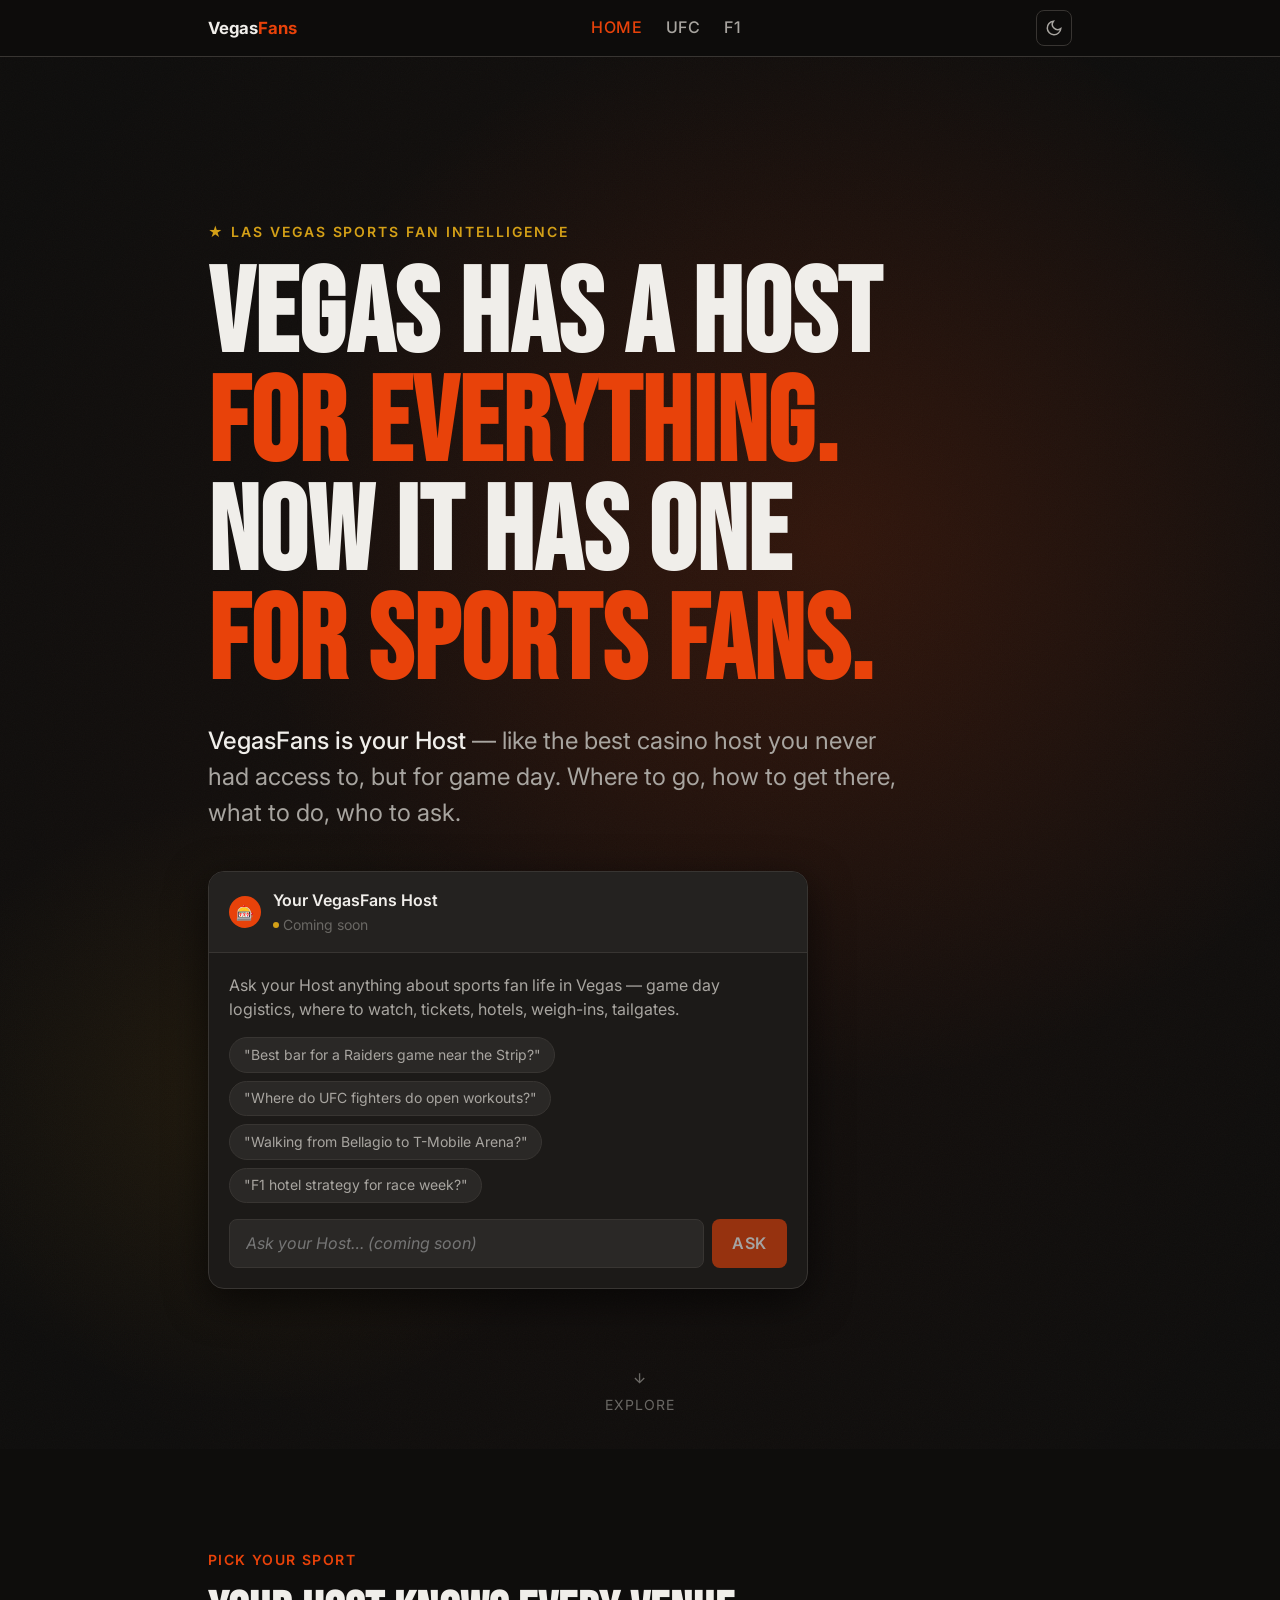
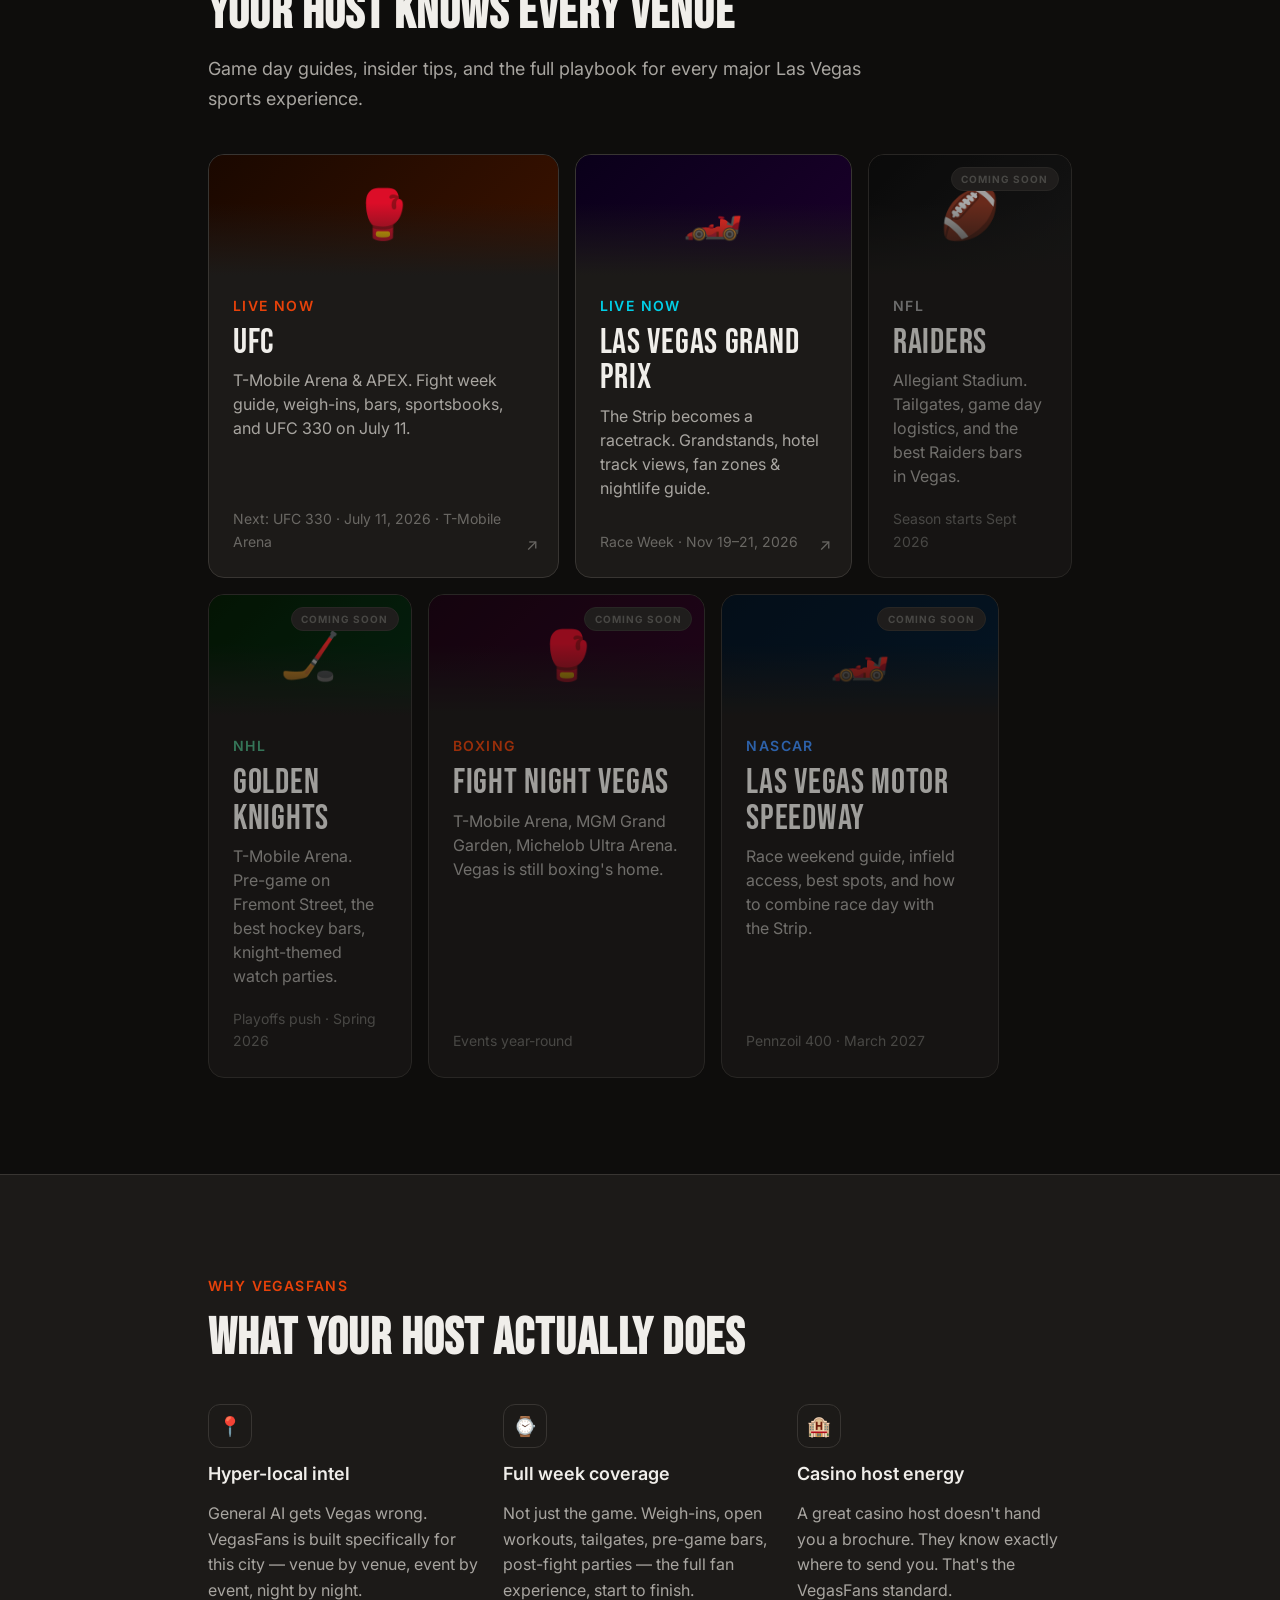
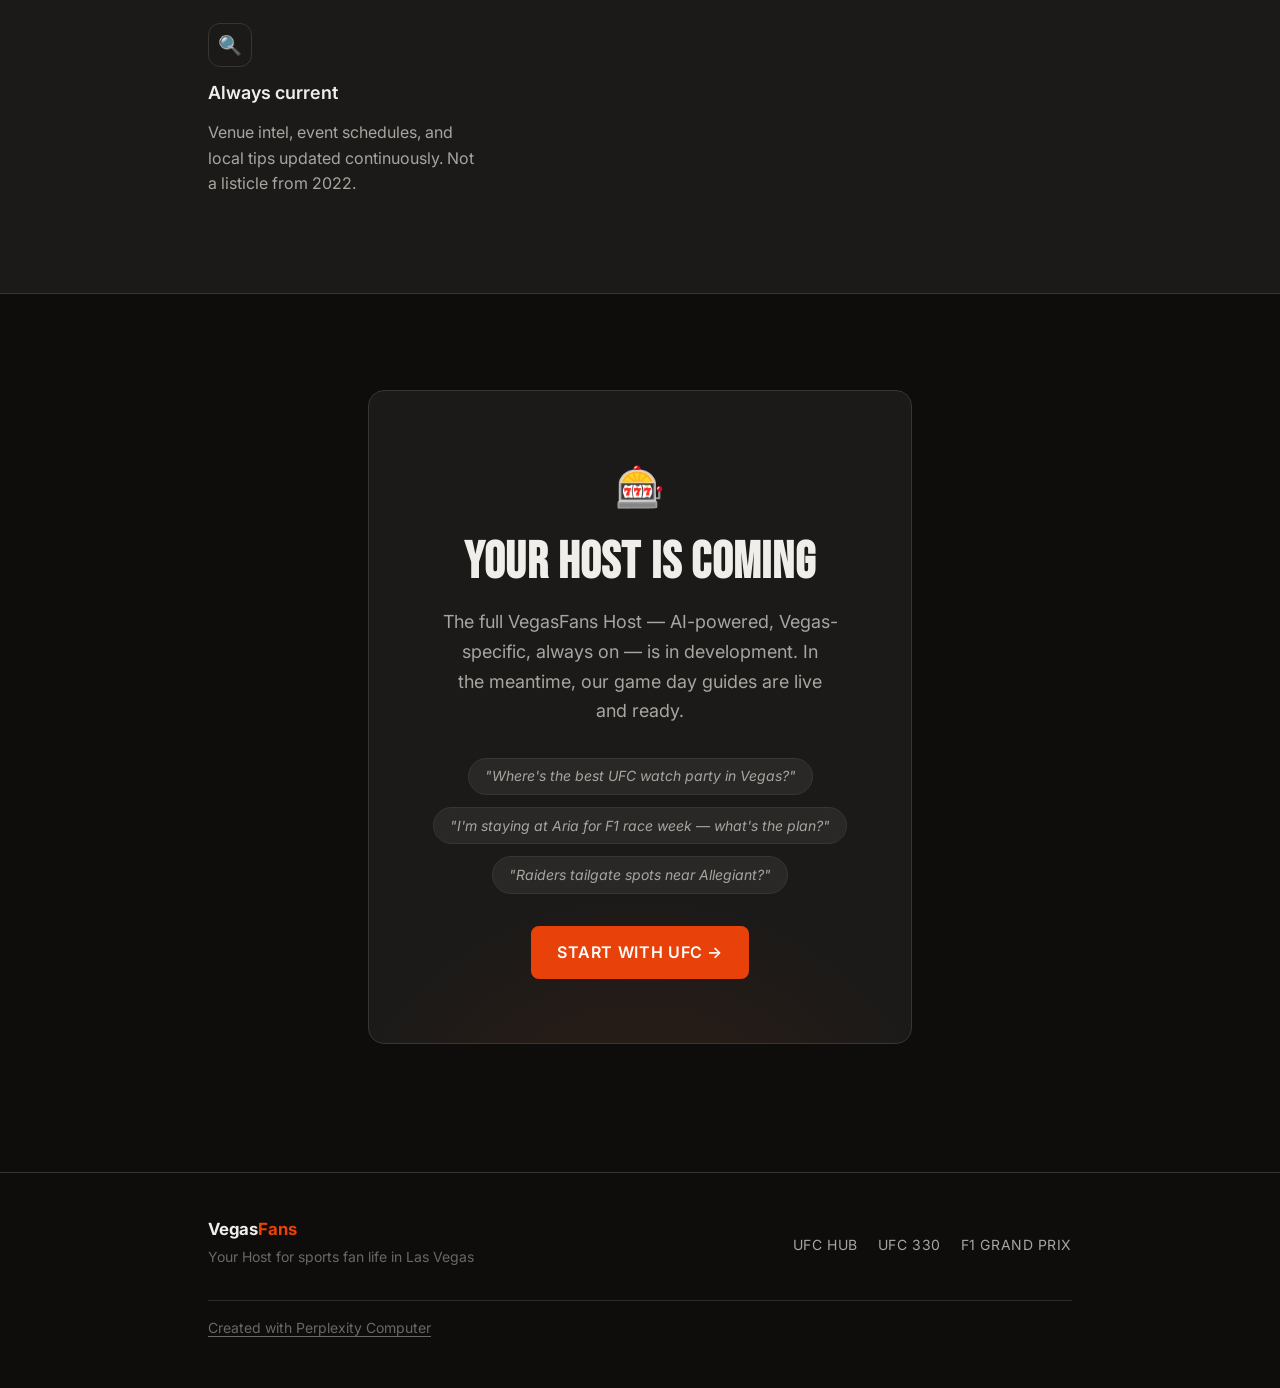
<file: index.html>
<!DOCTYPE html>
<html lang="en" data-theme="dark">
<head>
<!--
   ______                            __
  / ____/___  ____ ___  ____  __  __/ /____  _____
 / /   / __ \/ __ `__ \/ __ \/ / / / __/ _ \/ ___/
/ /___/ /_/ / / / / / / /_/ / /_/ / /_/  __/ /
\____/\____/_/ /_/ /_/ .___/\__,_/\__/\___/_/
                    /_/
        Created with Perplexity Computer
        https://www.perplexity.ai/computer
-->
<meta name="generator" content="Perplexity Computer">
<meta name="author" content="Perplexity Computer">
<meta property="og:see_also" content="https://www.perplexity.ai/computer">
<link rel="author" href="https://www.perplexity.ai/computer">
<meta charset="UTF-8">
<meta name="viewport" content="width=device-width, initial-scale=1.0">
<title>VegasFans — Your Host for Sports Fan Life in Las Vegas</title>
<meta name="description" content="Vegas has a host for everything. Now it has one for sports fans. Game day guides, venue intel, tickets, hotels, and insider tips for every major Las Vegas sports event.">
<meta property="og:title" content="VegasFans — Your Host for Sports Fan Life in Las Vegas">
<meta property="og:description" content="Vegas has a host for everything. Now it has one for sports fans. UFC, Raiders, Golden Knights, F1, boxing — the insider game plan for visiting fans.">
<meta property="og:type" content="website">
<link rel="canonical" href="https://vegasfans.com/">
<link rel="stylesheet" href="style.css">
<style>
  /* ── Homepage-specific styles ── */

  /* Hero — full viewport, centered */
  .home-hero {
    min-height: 100dvh;
    display: flex;
    flex-direction: column;
    justify-content: center;
    position: relative;
    overflow: hidden;
  }

  .home-hero__bg {
    position: absolute;
    inset: 0;
    background:
      radial-gradient(ellipse 70% 60% at 65% 35%, color-mix(in srgb, var(--color-primary) 14%, transparent) 0%, transparent 65%),
      radial-gradient(ellipse 50% 40% at 20% 75%, color-mix(in srgb, var(--color-gold) 8%, transparent) 0%, transparent 55%),
      radial-gradient(ellipse 80% 80% at 50% 50%, color-mix(in srgb, var(--color-primary) 4%, transparent) 0%, transparent 80%);
    pointer-events: none;
  }

  .home-hero__noise {
    position: absolute;
    inset: 0;
    opacity: 0.025;
    background-image: url("data:image/svg+xml,%3Csvg viewBox='0 0 256 256' xmlns='http://www.w3.org/2000/svg'%3E%3Cfilter id='noise'%3E%3CfeTurbulence type='fractalNoise' baseFrequency='0.9' numOctaves='4' stitchTiles='stitch'/%3E%3C/filter%3E%3Crect width='100%25' height='100%25' filter='url(%23noise)'/%3E%3C/svg%3E");
    background-size: 256px;
    pointer-events: none;
  }

  .home-hero__content {
    position: relative;
    z-index: 1;
    padding-block: clamp(var(--space-8), 5vw, var(--space-16));
  }

  .home-hero__kicker {
    display: inline-flex;
    align-items: center;
    gap: var(--space-2);
    font-size: var(--text-xs);
    font-weight: 600;
    letter-spacing: 0.14em;
    text-transform: uppercase;
    color: var(--color-gold);
    margin-bottom: var(--space-5);
  }

  .home-hero__title {
    font-family: var(--font-display);
    font-size: clamp(3.5rem, 1rem + 8vw, 8rem);
    letter-spacing: 0.01em;
    line-height: 0.92;
    color: var(--color-text);
    margin-bottom: var(--space-6);
    max-width: 16ch;
  }

  .home-hero__title .line-accent {
    color: var(--color-primary);
    display: block;
  }

  .home-hero__tagline {
    font-size: var(--text-lg);
    color: var(--color-text-muted);
    max-width: 46ch;
    line-height: 1.5;
    margin-bottom: var(--space-10);
  }

  .home-hero__tagline strong {
    color: var(--color-text);
    font-weight: 500;
  }

  /* Host chat widget */
  .host-widget {
    max-width: 600px;
    background: var(--color-surface);
    border: 1px solid var(--color-border);
    border-radius: var(--radius-xl);
    overflow: hidden;
    box-shadow: var(--shadow-lg);
  }

  .host-widget__header {
    display: flex;
    align-items: center;
    gap: var(--space-3);
    padding: var(--space-4) var(--space-5);
    border-bottom: 1px solid var(--color-border);
    background: var(--color-surface-2);
  }

  .host-widget__avatar {
    width: 32px;
    height: 32px;
    border-radius: 50%;
    background: var(--color-primary);
    display: flex;
    align-items: center;
    justify-content: center;
    flex-shrink: 0;
    font-size: 0.9rem;
  }

  .host-widget__name {
    font-weight: 600;
    font-size: var(--text-sm);
    color: var(--color-text);
  }

  .host-widget__status {
    font-size: var(--text-xs);
    color: var(--color-text-faint);
    display: flex;
    align-items: center;
    gap: var(--space-1);
  }

  .host-widget__status::before {
    content: '';
    width: 6px;
    height: 6px;
    border-radius: 50%;
    background: var(--color-text-faint);
    display: inline-block;
  }

  .host-widget__status.soon::before {
    background: var(--color-gold);
  }

  .host-widget__body {
    padding: var(--space-5);
  }

  .host-widget__prompt {
    font-size: var(--text-sm);
    color: var(--color-text-muted);
    margin-bottom: var(--space-4);
    line-height: 1.5;
  }

  .host-widget__suggestions {
    display: flex;
    flex-wrap: wrap;
    gap: var(--space-2);
    margin-bottom: var(--space-4);
  }

  .host-widget__suggestion {
    font-size: var(--text-xs);
    color: var(--color-text-muted);
    background: var(--color-surface-offset);
    border: 1px solid var(--color-border);
    border-radius: var(--radius-full);
    padding: 0.35rem 0.85rem;
    cursor: default;
    transition: border-color var(--transition-interactive);
  }

  .host-widget__suggestion:hover {
    border-color: var(--color-primary);
    color: var(--color-text);
  }

  .host-widget__input-row {
    display: flex;
    gap: var(--space-2);
  }

  .host-widget__input {
    flex: 1;
    background: var(--color-surface-offset);
    border: 1px solid var(--color-border);
    border-radius: var(--radius-md);
    padding: 0.65rem var(--space-4);
    font-size: var(--text-sm);
    color: var(--color-text-faint);
    cursor: not-allowed;
    font-style: italic;
  }

  .host-widget__send {
    background: var(--color-primary);
    color: #fff;
    border: none;
    border-radius: var(--radius-md);
    padding: 0.65rem var(--space-5);
    font-size: var(--text-sm);
    font-weight: 600;
    letter-spacing: 0.04em;
    cursor: not-allowed;
    opacity: 0.6;
    text-transform: uppercase;
  }

  /* Sports grid */
  .sports-grid {
    display: grid;
    grid-template-columns: repeat(12, 1fr);
    gap: var(--space-4);
  }

  .sport-card {
    background: var(--color-surface);
    border: 1px solid var(--color-border);
    border-radius: var(--radius-xl);
    overflow: hidden;
    position: relative;
    display: flex;
    flex-direction: column;
    transition: border-color var(--transition-interactive), transform var(--transition-interactive), box-shadow var(--transition-interactive);
    text-decoration: none;
  }

  .sport-card:hover {
    border-color: var(--color-primary);
    transform: translateY(-3px);
    box-shadow: var(--shadow-lg);
  }

  .sport-card--coming {
    opacity: 0.65;
    pointer-events: none;
  }

  .sport-card--coming:hover {
    transform: none;
    border-color: var(--color-border);
    box-shadow: none;
  }

  /* Grid spans */
  .sport-card--featured { grid-column: span 5; }
  .sport-card--medium   { grid-column: span 4; }
  .sport-card--small    { grid-column: span 3; }

  @media (max-width: 900px) {
    .sport-card--featured,
    .sport-card--medium,
    .sport-card--small { grid-column: span 6; }
  }
  @media (max-width: 560px) {
    .sport-card--featured,
    .sport-card--medium,
    .sport-card--small { grid-column: span 12; }
  }

  .sport-card__visual {
    height: 120px;
    display: flex;
    align-items: center;
    justify-content: center;
    font-size: 3rem;
    position: relative;
    overflow: hidden;
  }

  .sport-card__visual::after {
    content: '';
    position: absolute;
    inset: 0;
    background: linear-gradient(to bottom, transparent 40%, var(--color-surface) 100%);
  }

  /* Sport color themes */
  .sport-card--ufc    .sport-card__visual { background: linear-gradient(135deg, #1a0800 0%, #3a1200 100%); }
  .sport-card--raiders .sport-card__visual { background: linear-gradient(135deg, #0a0a0a 0%, #1a1a1a 100%); }
  .sport-card--knights .sport-card__visual { background: linear-gradient(135deg, #001a00 0%, #002a10 100%); }
  .sport-card--f1     .sport-card__visual { background: linear-gradient(135deg, #0a001a 0%, #1a002a 100%); }
  .sport-card--boxing  .sport-card__visual { background: linear-gradient(135deg, #1a0010 0%, #2a0020 100%); }
  .sport-card--nascar  .sport-card__visual { background: linear-gradient(135deg, #001020 0%, #001a30 100%); }

  .sport-card__body {
    padding: var(--space-5) var(--space-6) var(--space-6);
    flex: 1;
    display: flex;
    flex-direction: column;
    gap: var(--space-2);
  }

  .sport-card__label {
    font-size: var(--text-xs);
    font-weight: 600;
    letter-spacing: 0.1em;
    text-transform: uppercase;
    color: var(--color-primary);
  }

  .sport-card--raiders .sport-card__label { color: #a0a0a0; }
  .sport-card--knights .sport-card__label { color: #4CAF82; }
  .sport-card--f1      .sport-card__label { color: #00d0e8; }
  .sport-card--boxing  .sport-card__label { color: var(--color-primary); }
  .sport-card--nascar  .sport-card__label { color: #4090ff; }

  .sport-card__name {
    font-family: var(--font-display);
    font-size: var(--text-xl);
    letter-spacing: 0.02em;
    line-height: 1;
    color: var(--color-text);
  }

  .sport-card__next {
    font-size: var(--text-xs);
    color: var(--color-text-faint);
    margin-top: auto;
    padding-top: var(--space-3);
  }

  .sport-card__coming-badge {
    position: absolute;
    top: var(--space-3);
    right: var(--space-3);
    font-size: 10px;
    font-weight: 700;
    letter-spacing: 0.1em;
    text-transform: uppercase;
    background: var(--color-surface-offset);
    color: var(--color-text-faint);
    border: 1px solid var(--color-border);
    border-radius: var(--radius-full);
    padding: 0.2rem 0.6rem;
    z-index: 1;
  }

  .sport-card__arrow {
    position: absolute;
    bottom: var(--space-5);
    right: var(--space-5);
    color: var(--color-text-faint);
    font-size: 1rem;
    transition: color var(--transition-interactive), transform var(--transition-interactive);
  }

  .sport-card:hover .sport-card__arrow {
    color: var(--color-primary);
    transform: translate(2px, -2px);
  }

  /* Why VegasFans section */
  .why-grid {
    display: grid;
    grid-template-columns: repeat(auto-fill, minmax(240px, 1fr));
    gap: var(--space-5);
  }

  .why-item {
    display: flex;
    flex-direction: column;
    gap: var(--space-3);
  }

  .why-item__icon {
    width: 44px;
    height: 44px;
    background: var(--color-surface);
    border: 1px solid var(--color-border);
    border-radius: var(--radius-lg);
    display: flex;
    align-items: center;
    justify-content: center;
    font-size: 1.2rem;
    flex-shrink: 0;
  }

  .why-item__title {
    font-weight: 600;
    font-size: var(--text-base);
    color: var(--color-text);
  }

  .why-item__desc {
    font-size: var(--text-sm);
    color: var(--color-text-muted);
    line-height: 1.6;
  }

  /* Scroll indicator */
  .scroll-hint {
    position: absolute;
    bottom: var(--space-8);
    left: 50%;
    transform: translateX(-50%);
    display: flex;
    flex-direction: column;
    align-items: center;
    gap: var(--space-2);
    color: var(--color-text-faint);
    font-size: var(--text-xs);
    letter-spacing: 0.08em;
    text-transform: uppercase;
    animation: bounce 2s ease-in-out infinite;
  }

  @keyframes bounce {
    0%, 100% { transform: translateX(-50%) translateY(0); }
    50% { transform: translateX(-50%) translateY(6px); }
  }
</style>
<script type="application/ld+json">
{
  "@context": "https://schema.org",
  "@type": "WebSite",
  "name": "VegasFans",
  "url": "https://vegasfans.com",
  "description": "The AI-powered Host for visiting sports fans in Las Vegas.",
  "creator": { "@type": "SoftwareApplication", "name": "Perplexity Computer", "url": "https://www.perplexity.ai/computer" }
}
</script>
</head>
<body>

<!-- HEADER -->
<header class="site-header">
  <div class="container site-header__inner">
    <a href="/" class="site-logo" aria-label="VegasFans home">
      <span class="site-logo__wordmark">Vegas<span class="site-logo__accent">Fans</span></span>
    </a>
    <nav class="site-nav" id="main-nav" aria-label="Main navigation">
      <a href="/" class="active">Home</a>
      <a href="/ufc">UFC</a>
      <a href="/f1">F1</a>
    </nav>
    <div class="header-actions">
      <button class="theme-toggle" data-theme-toggle aria-label="Switch to light mode">
        <svg width="18" height="18" viewBox="0 0 24 24" fill="none" stroke="currentColor" stroke-width="2"><path d="M21 12.79A9 9 0 1 1 11.21 3 7 7 0 0 0 21 12.79z"/></svg>
      </button>
      <button class="mobile-menu-btn" aria-label="Toggle menu" onclick="document.getElementById('main-nav').classList.toggle('open')">
        <svg width="22" height="22" viewBox="0 0 24 24" fill="none" stroke="currentColor" stroke-width="2"><path d="M3 12h18M3 6h18M3 18h18"/></svg>
      </button>
    </div>
  </div>
</header>

<!-- HOME HERO -->
<section class="home-hero">
  <div class="home-hero__bg"></div>
  <div class="home-hero__noise"></div>

  <div class="container home-hero__content">
    <p class="home-hero__kicker">&#x2605; Las Vegas Sports Fan Intelligence</p>
    <h1 class="home-hero__title">
      Vegas has a host
      <span class="line-accent">for everything.</span>
      Now it has one
      <span class="line-accent">for sports fans.</span>
    </h1>
    <p class="home-hero__tagline">
      <strong>VegasFans is your Host</strong> &mdash; like the best casino host you never had access to, but for game day. Where to go, how to get there, what to do, who to ask.
    </p>

    <!-- Host Chat Widget -->
    <div class="host-widget" id="host">
      <div class="host-widget__header">
        <div class="host-widget__avatar">&#x1F3B0;</div>
        <div>
          <div class="host-widget__name">Your VegasFans Host</div>
          <div class="host-widget__status soon">Coming soon</div>
        </div>
      </div>
      <div class="host-widget__body">
        <p class="host-widget__prompt">Ask your Host anything about sports fan life in Vegas &mdash; game day logistics, where to watch, tickets, hotels, weigh-ins, tailgates.</p>
        <div class="host-widget__suggestions">
          <span class="host-widget__suggestion">"Best bar for a Raiders game near the Strip?"</span>
          <span class="host-widget__suggestion">"Where do UFC fighters do open workouts?"</span>
          <span class="host-widget__suggestion">"Walking from Bellagio to T-Mobile Arena?"</span>
          <span class="host-widget__suggestion">"F1 hotel strategy for race week?"</span>
        </div>
        <div class="host-widget__input-row">
          <input class="host-widget__input" type="text" placeholder="Ask your Host&hellip; (coming soon)" disabled aria-label="Host chat input — coming soon">
          <button class="host-widget__send" disabled aria-label="Send message — coming soon">Ask</button>
        </div>
      </div>
    </div>
  </div>

  <div class="scroll-hint" aria-hidden="true">
    <svg width="16" height="16" viewBox="0 0 24 24" fill="none" stroke="currentColor" stroke-width="2"><path d="M12 5v14M5 12l7 7 7-7"/></svg>
    Explore
  </div>
</section>

<!-- SPORTS GRID -->
<section id="sports" style="padding-top:clamp(var(--space-16),8vw,var(--space-24));">
  <div class="container">
    <p class="section-label">Pick Your Sport</p>
    <h2 class="section-title">Your Host Knows Every Venue</h2>
    <p class="section-intro" style="margin-bottom:var(--space-10);">Game day guides, insider tips, and the full playbook for every major Las Vegas sports experience.</p>

    <div class="sports-grid">

      <!-- UFC — featured -->
      <a href="/ufc" class="sport-card sport-card--ufc sport-card--featured" aria-label="UFC in Las Vegas guide">
        <div class="sport-card__visual">&#x1F94A;</div>
        <div class="sport-card__body">
          <div class="sport-card__label">Live Now</div>
          <div class="sport-card__name">UFC</div>
          <p style="font-size:var(--text-sm);color:var(--color-text-muted);line-height:1.5;">T-Mobile Arena &amp; APEX. Fight week guide, weigh-ins, bars, sportsbooks, and UFC 330 on July 11.</p>
          <div class="sport-card__next">Next: UFC 330 &middot; July 11, 2026 &middot; T-Mobile Arena</div>
        </div>
        <span class="sport-card__arrow" aria-hidden="true">&#x2197;</span>
      </a>

      <!-- F1 — active -->
      <a href="/f1" class="sport-card sport-card--f1 sport-card--medium" aria-label="F1 Las Vegas Grand Prix guide">
        <div class="sport-card__visual">&#x1F3CE;&#xFE0F;</div>
        <div class="sport-card__body">
          <div class="sport-card__label">Live Now</div>
          <div class="sport-card__name">Las Vegas Grand Prix</div>
          <p style="font-size:var(--text-sm);color:var(--color-text-muted);line-height:1.5;">The Strip becomes a racetrack. Grandstands, hotel track views, fan zones &amp; nightlife guide.</p>
          <div class="sport-card__next">Race Week &middot; Nov 19&ndash;21, 2026</div>
        </div>
        <span class="sport-card__arrow" aria-hidden="true">&#x2197;</span>
      </a>

      <!-- Raiders -->
      <div class="sport-card sport-card--raiders sport-card--small sport-card--coming" aria-label="Las Vegas Raiders — coming soon">
        <span class="sport-card__coming-badge">Coming Soon</span>
        <div class="sport-card__visual">&#x1F3C8;</div>
        <div class="sport-card__body">
          <div class="sport-card__label">NFL</div>
          <div class="sport-card__name">Raiders</div>
          <p style="font-size:var(--text-sm);color:var(--color-text-muted);line-height:1.5;">Allegiant Stadium. Tailgates, game day logistics, and the best Raiders bars in Vegas.</p>
          <div class="sport-card__next">Season starts Sept 2026</div>
        </div>
      </div>

      <!-- Golden Knights -->
      <div class="sport-card sport-card--knights sport-card--small sport-card--coming" aria-label="Vegas Golden Knights — coming soon">
        <span class="sport-card__coming-badge">Coming Soon</span>
        <div class="sport-card__visual">&#x1F3D2;</div>
        <div class="sport-card__body">
          <div class="sport-card__label">NHL</div>
          <div class="sport-card__name">Golden Knights</div>
          <p style="font-size:var(--text-sm);color:var(--color-text-muted);line-height:1.5;">T-Mobile Arena. Pre-game on Fremont Street, the best hockey bars, knight-themed watch parties.</p>
          <div class="sport-card__next">Playoffs push &middot; Spring 2026</div>
        </div>
      </div>

      <!-- Boxing -->
      <div class="sport-card sport-card--boxing sport-card--medium sport-card--coming" aria-label="Boxing in Las Vegas — coming soon">
        <span class="sport-card__coming-badge">Coming Soon</span>
        <div class="sport-card__visual">&#x1F94A;</div>
        <div class="sport-card__body">
          <div class="sport-card__label">Boxing</div>
          <div class="sport-card__name">Fight Night Vegas</div>
          <p style="font-size:var(--text-sm);color:var(--color-text-muted);line-height:1.5;">T-Mobile Arena, MGM Grand Garden, Michelob Ultra Arena. Vegas is still boxing's home.</p>
          <div class="sport-card__next">Events year-round</div>
        </div>
      </div>

      <!-- NASCAR -->
      <div class="sport-card sport-card--nascar sport-card--medium sport-card--coming" aria-label="NASCAR Las Vegas — coming soon">
        <span class="sport-card__coming-badge">Coming Soon</span>
        <div class="sport-card__visual">&#x1F3CE;&#xFE0F;</div>
        <div class="sport-card__body">
          <div class="sport-card__label">NASCAR</div>
          <div class="sport-card__name">Las Vegas Motor Speedway</div>
          <p style="font-size:var(--text-sm);color:var(--color-text-muted);line-height:1.5;">Race weekend guide, infield access, best spots, and how to combine race day with the Strip.</p>
          <div class="sport-card__next">Pennzoil 400 &middot; March 2027</div>
        </div>
      </div>

    </div>
  </div>
</section>

<!-- WHY VEGAFANS -->
<section style="background:var(--color-surface);border-top:1px solid var(--color-border);border-bottom:1px solid var(--color-border);">
  <div class="container">
    <p class="section-label">Why VegasFans</p>
    <h2 class="section-title">What Your Host Actually Does</h2>
    <div class="why-grid" style="margin-top:var(--space-10);">
      <div class="why-item">
        <div class="why-item__icon">&#x1F4CD;</div>
        <div class="why-item__title">Hyper-local intel</div>
        <p class="why-item__desc">General AI gets Vegas wrong. VegasFans is built specifically for this city — venue by venue, event by event, night by night.</p>
      </div>
      <div class="why-item">
        <div class="why-item__icon">&#x231A;</div>
        <div class="why-item__title">Full week coverage</div>
        <p class="why-item__desc">Not just the game. Weigh-ins, open workouts, tailgates, pre-game bars, post-fight parties — the full fan experience, start to finish.</p>
      </div>
      <div class="why-item">
        <div class="why-item__icon">&#x1F3E8;</div>
        <div class="why-item__title">Casino host energy</div>
        <p class="why-item__desc">A great casino host doesn't hand you a brochure. They know exactly where to send you. That's the VegasFans standard.</p>
      </div>
      <div class="why-item">
        <div class="why-item__icon">&#x1F50D;</div>
        <div class="why-item__title">Always current</div>
        <p class="why-item__desc">Venue intel, event schedules, and local tips updated continuously. Not a listicle from 2022.</p>
      </div>
    </div>
  </div>
</section>

<!-- HOST CTA -->
<section>
  <div class="container container--narrow">
    <div class="host-cta">
      <div class="host-cta__icon">&#x1F3B0;</div>
      <h2 class="host-cta__title">Your Host Is Coming</h2>
      <p class="host-cta__desc">The full VegasFans Host &mdash; AI-powered, Vegas-specific, always on &mdash; is in development. In the meantime, our game day guides are live and ready.</p>
      <div class="host-cta__examples">
        <span class="host-cta__example">"Where's the best UFC watch party in Vegas?"</span>
        <span class="host-cta__example">"I'm staying at Aria for F1 race week — what's the plan?"</span>
        <span class="host-cta__example">"Raiders tailgate spots near Allegiant?"</span>
      </div>
      <a href="/ufc" class="btn btn--primary">Start with UFC &rarr;</a>
    </div>
  </div>
</section>

<!-- FOOTER -->
<footer class="site-footer">
  <div class="container site-footer__inner">
    <div class="site-footer__left">
      <div class="site-footer__wordmark">Vegas<span>Fans</span></div>
      <p class="site-footer__tagline">Your Host for sports fan life in Las Vegas</p>
    </div>
    <nav class="site-footer__links" aria-label="Footer navigation">
      <a href="/ufc">UFC Hub</a>
      <a href="/ufc-330">UFC 330</a>
      <a href="/f1">F1 Grand Prix</a>
    </nav>
    <div class="site-footer__credit">
      <a href="https://www.perplexity.ai/computer" target="_blank" rel="noopener noreferrer">Created with Perplexity Computer</a>
    </div>
  </div>
</footer>

<script>
(function(){const t=document.querySelector('[data-theme-toggle]'),r=document.documentElement;let d=r.getAttribute('data-theme')||(matchMedia('(prefers-color-scheme:dark)').matches?'dark':'light');r.setAttribute('data-theme',d);if(t){t.innerHTML=d==='dark'?'<svg width="18" height="18" viewBox="0 0 24 24" fill="none" stroke="currentColor" stroke-width="2"><path d="M21 12.79A9 9 0 1 1 11.21 3 7 7 0 0 0 21 12.79z"/></svg>':'<svg width="18" height="18" viewBox="0 0 24 24" fill="none" stroke="currentColor" stroke-width="2"><circle cx="12" cy="12" r="5"/><path d="M12 1v2M12 21v2M4.22 4.22l1.42 1.42M18.36 18.36l1.42 1.42M1 12h2M21 12h2M4.22 19.78l1.42-1.42M18.36 5.64l1.42-1.42"/></svg>';t.addEventListener('click',()=>{d=d==='dark'?'light':'dark';r.setAttribute('data-theme',d);t.innerHTML=d==='dark'?'<svg width="18" height="18" viewBox="0 0 24 24" fill="none" stroke="currentColor" stroke-width="2"><path d="M21 12.79A9 9 0 1 1 11.21 3 7 7 0 0 0 21 12.79z"/></svg>':'<svg width="18" height="18" viewBox="0 0 24 24" fill="none" stroke="currentColor" stroke-width="2"><circle cx="12" cy="12" r="5"/><path d="M12 1v2M12 21v2M4.22 4.22l1.42 1.42M18.36 18.36l1.42 1.42M1 12h2M21 12h2M4.22 19.78l1.42-1.42M18.36 5.64l1.42-1.42"/></svg>'});}})();
</script>
</body>
</html>
</file>
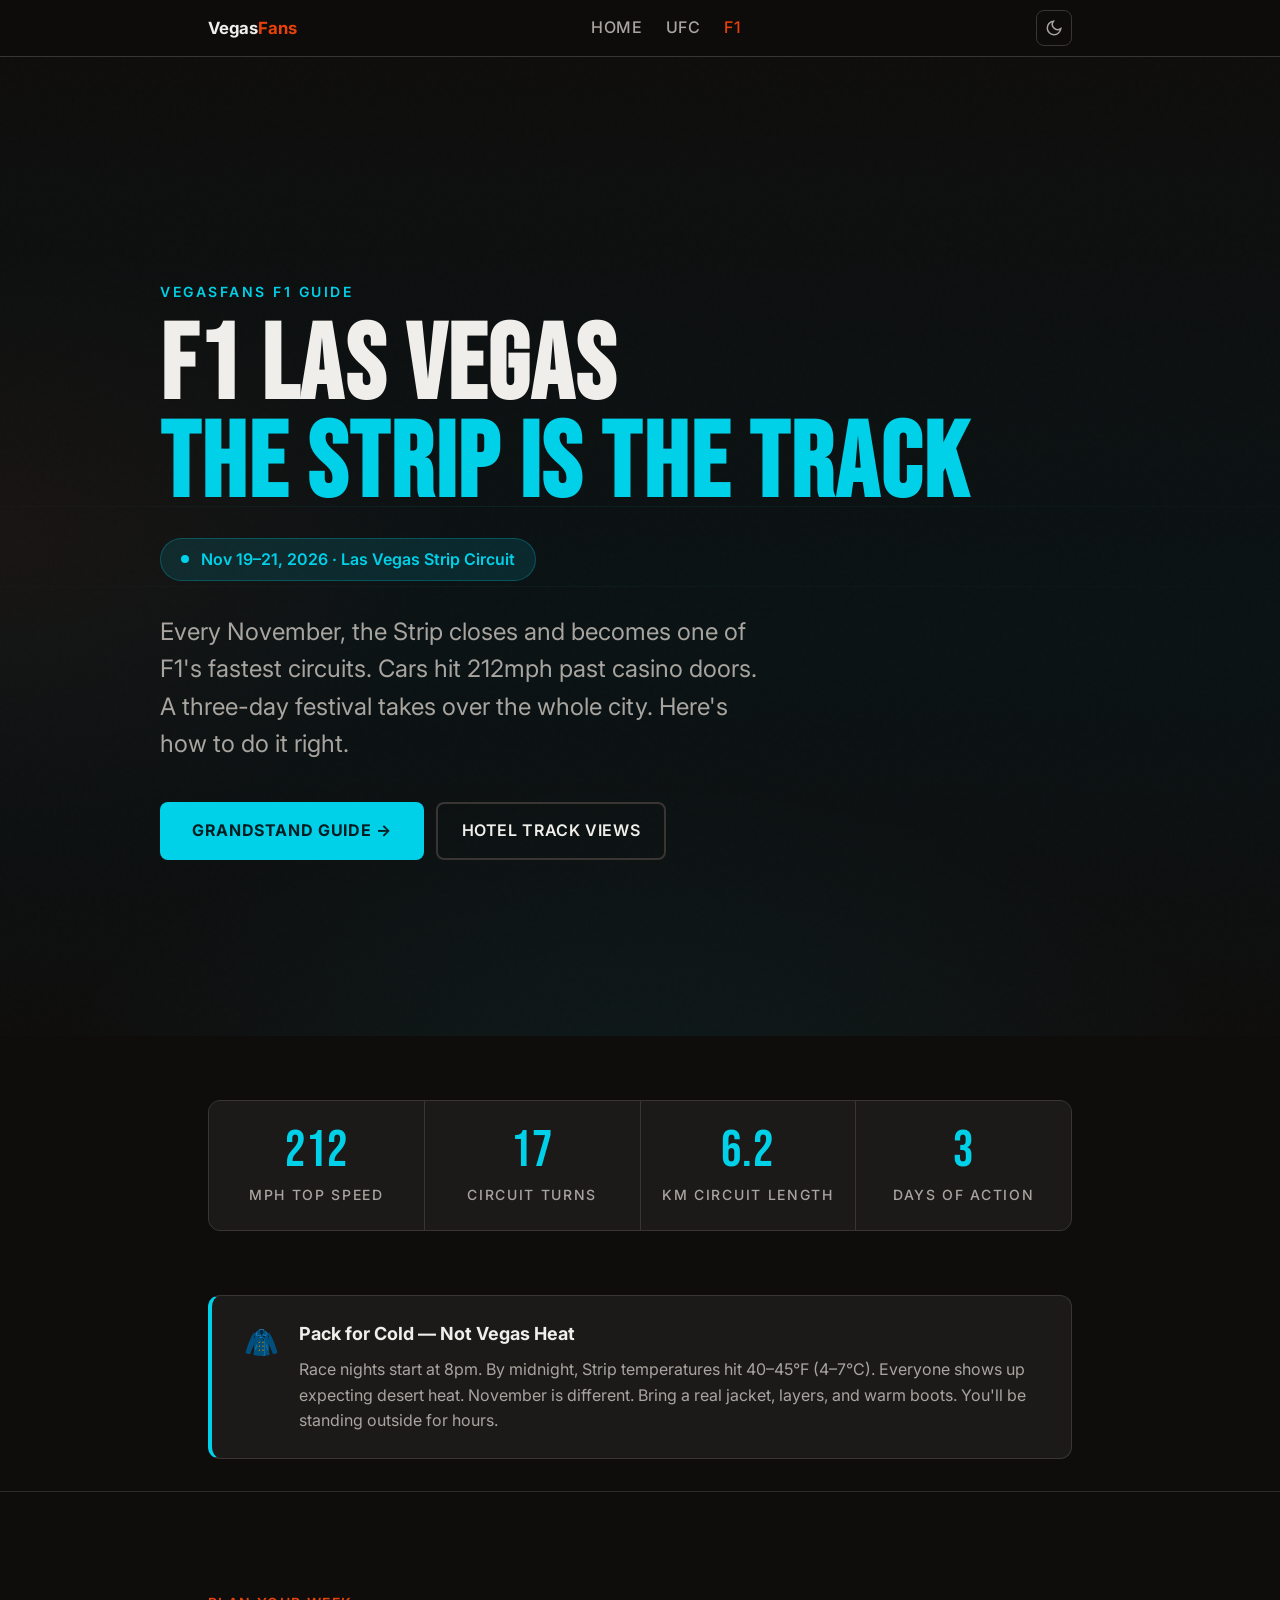
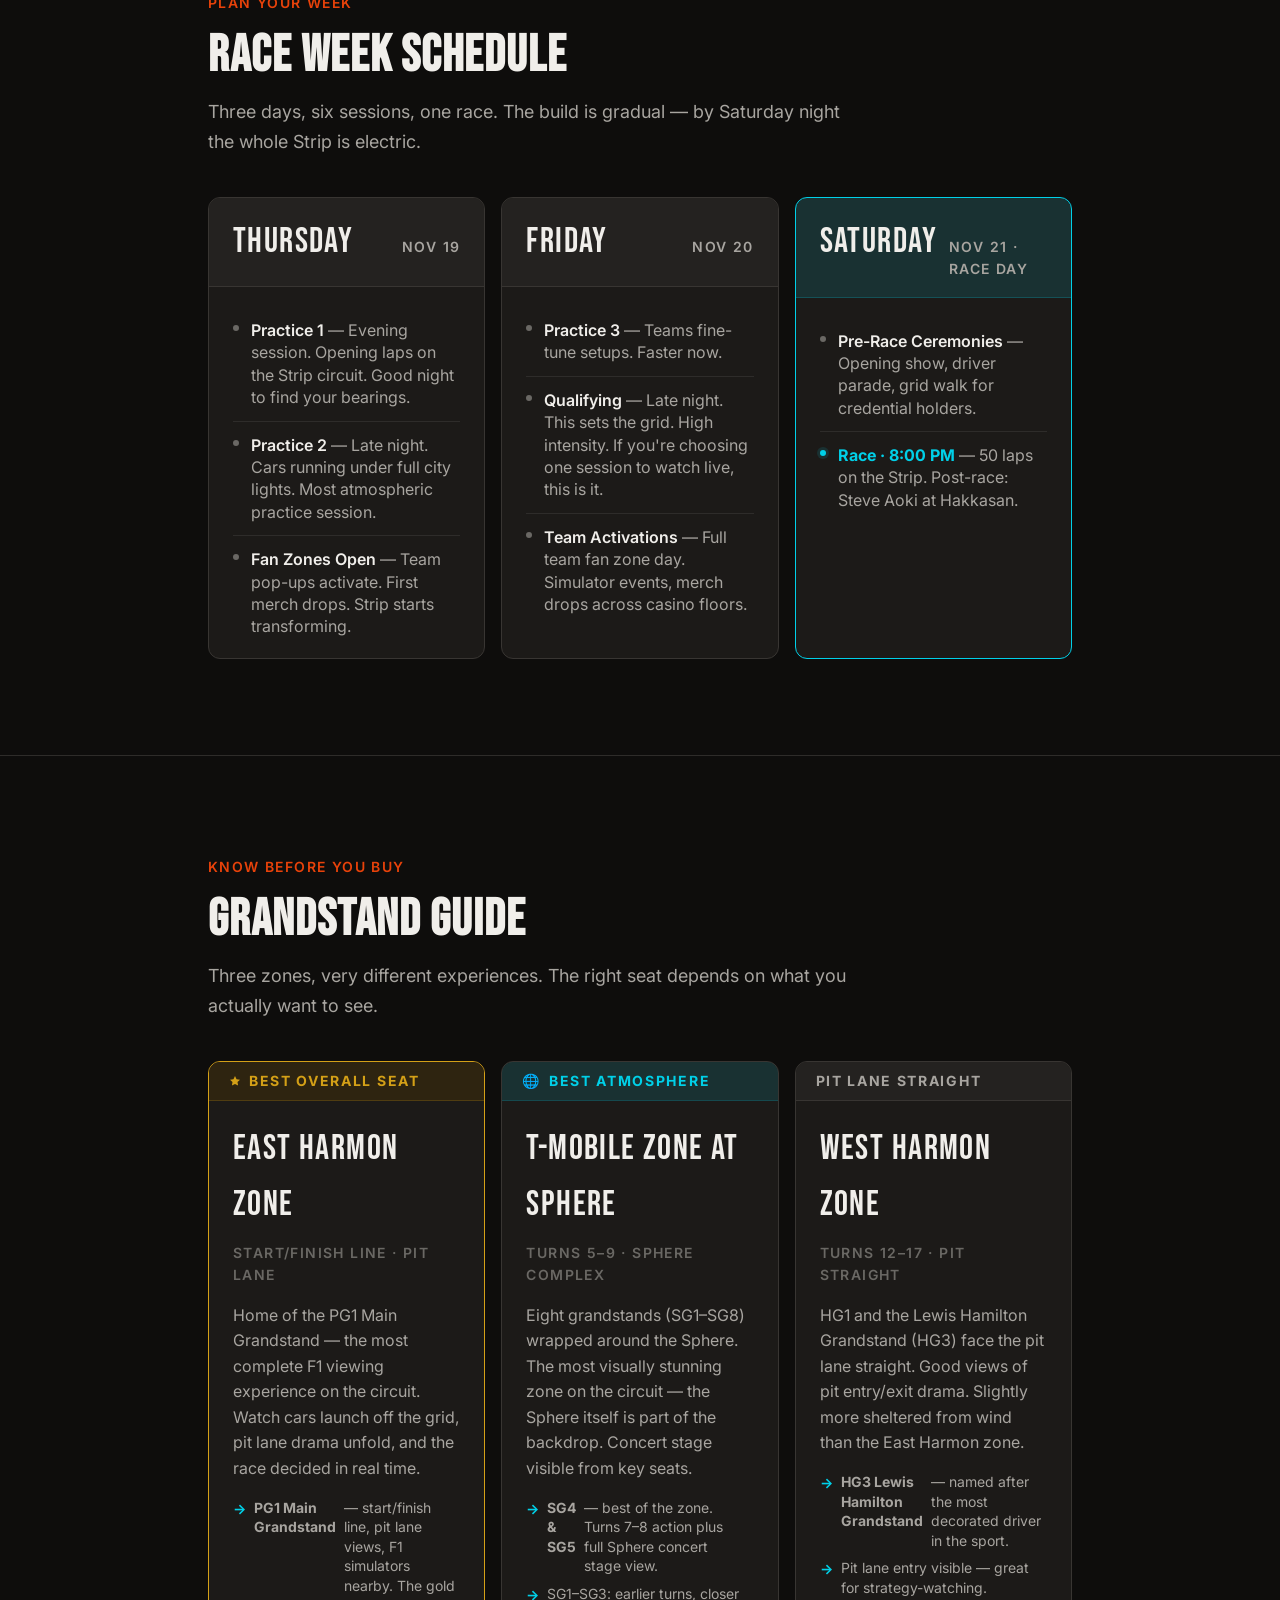
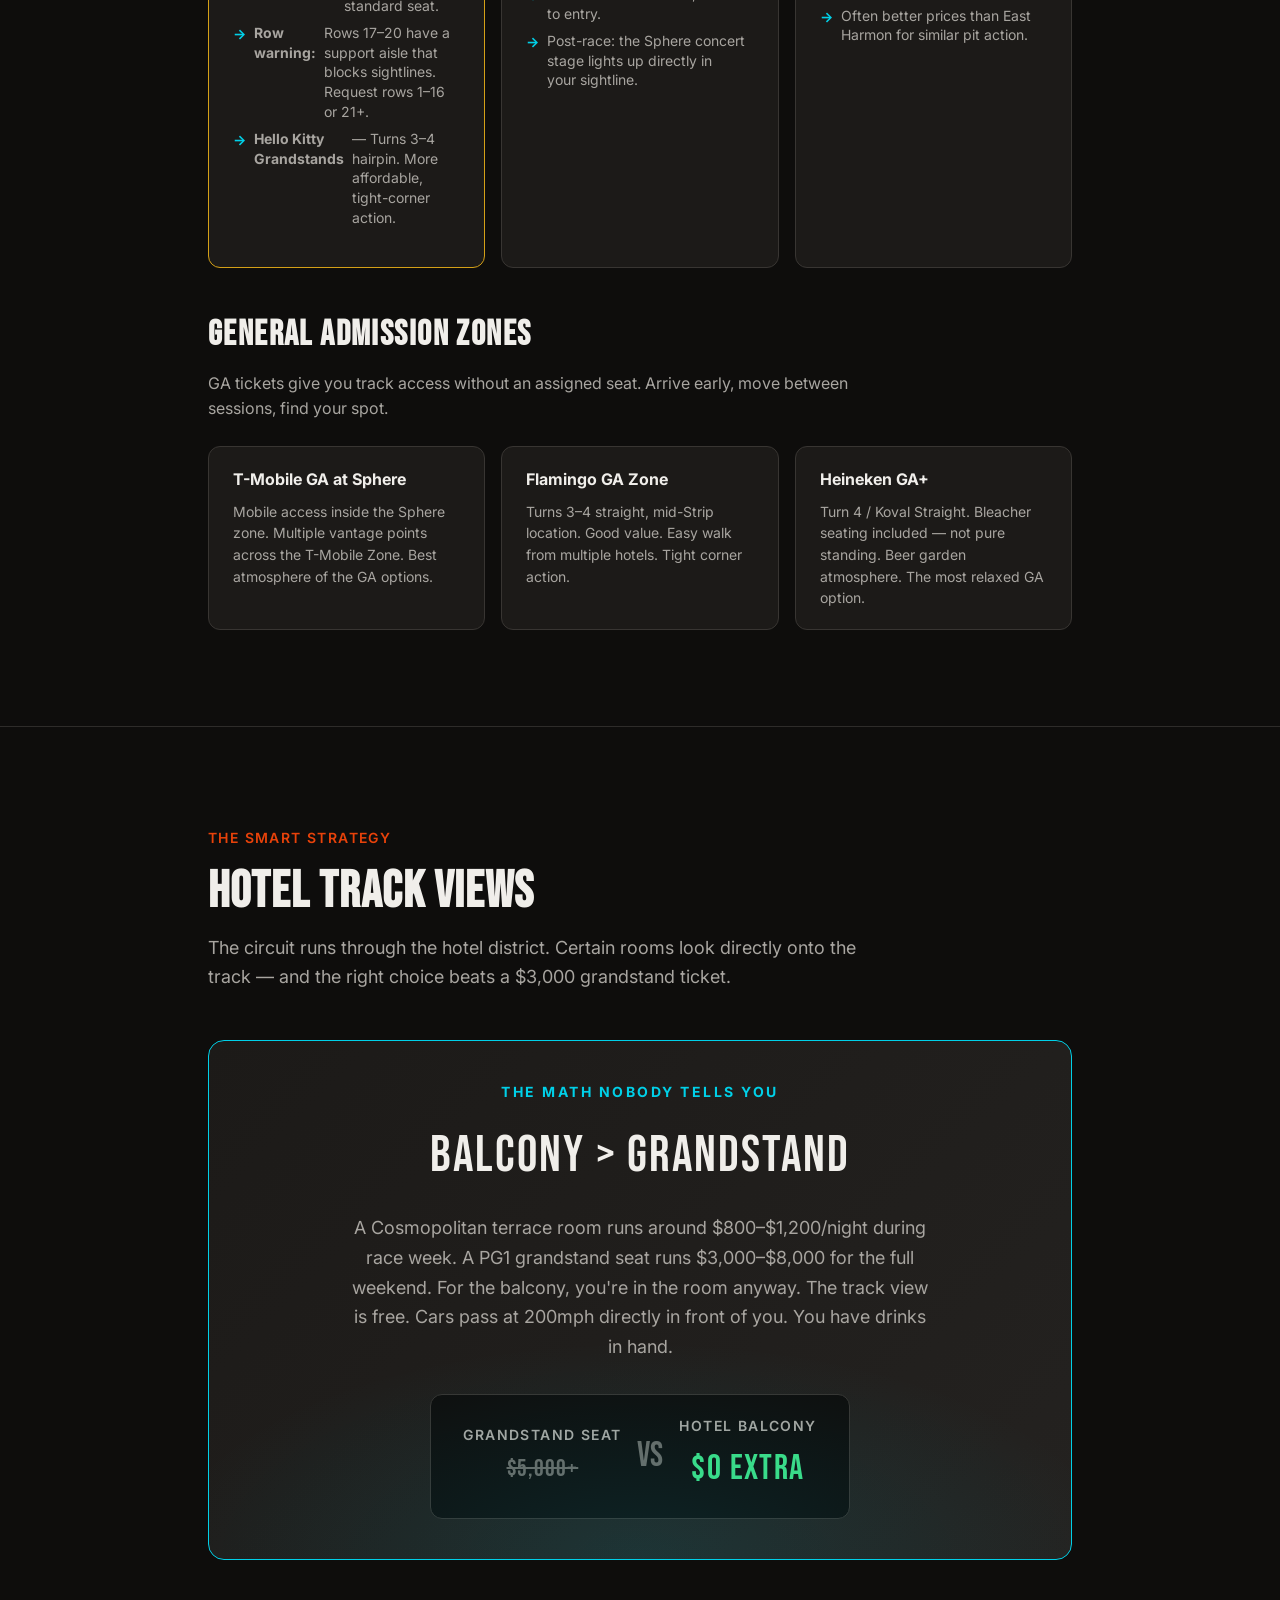
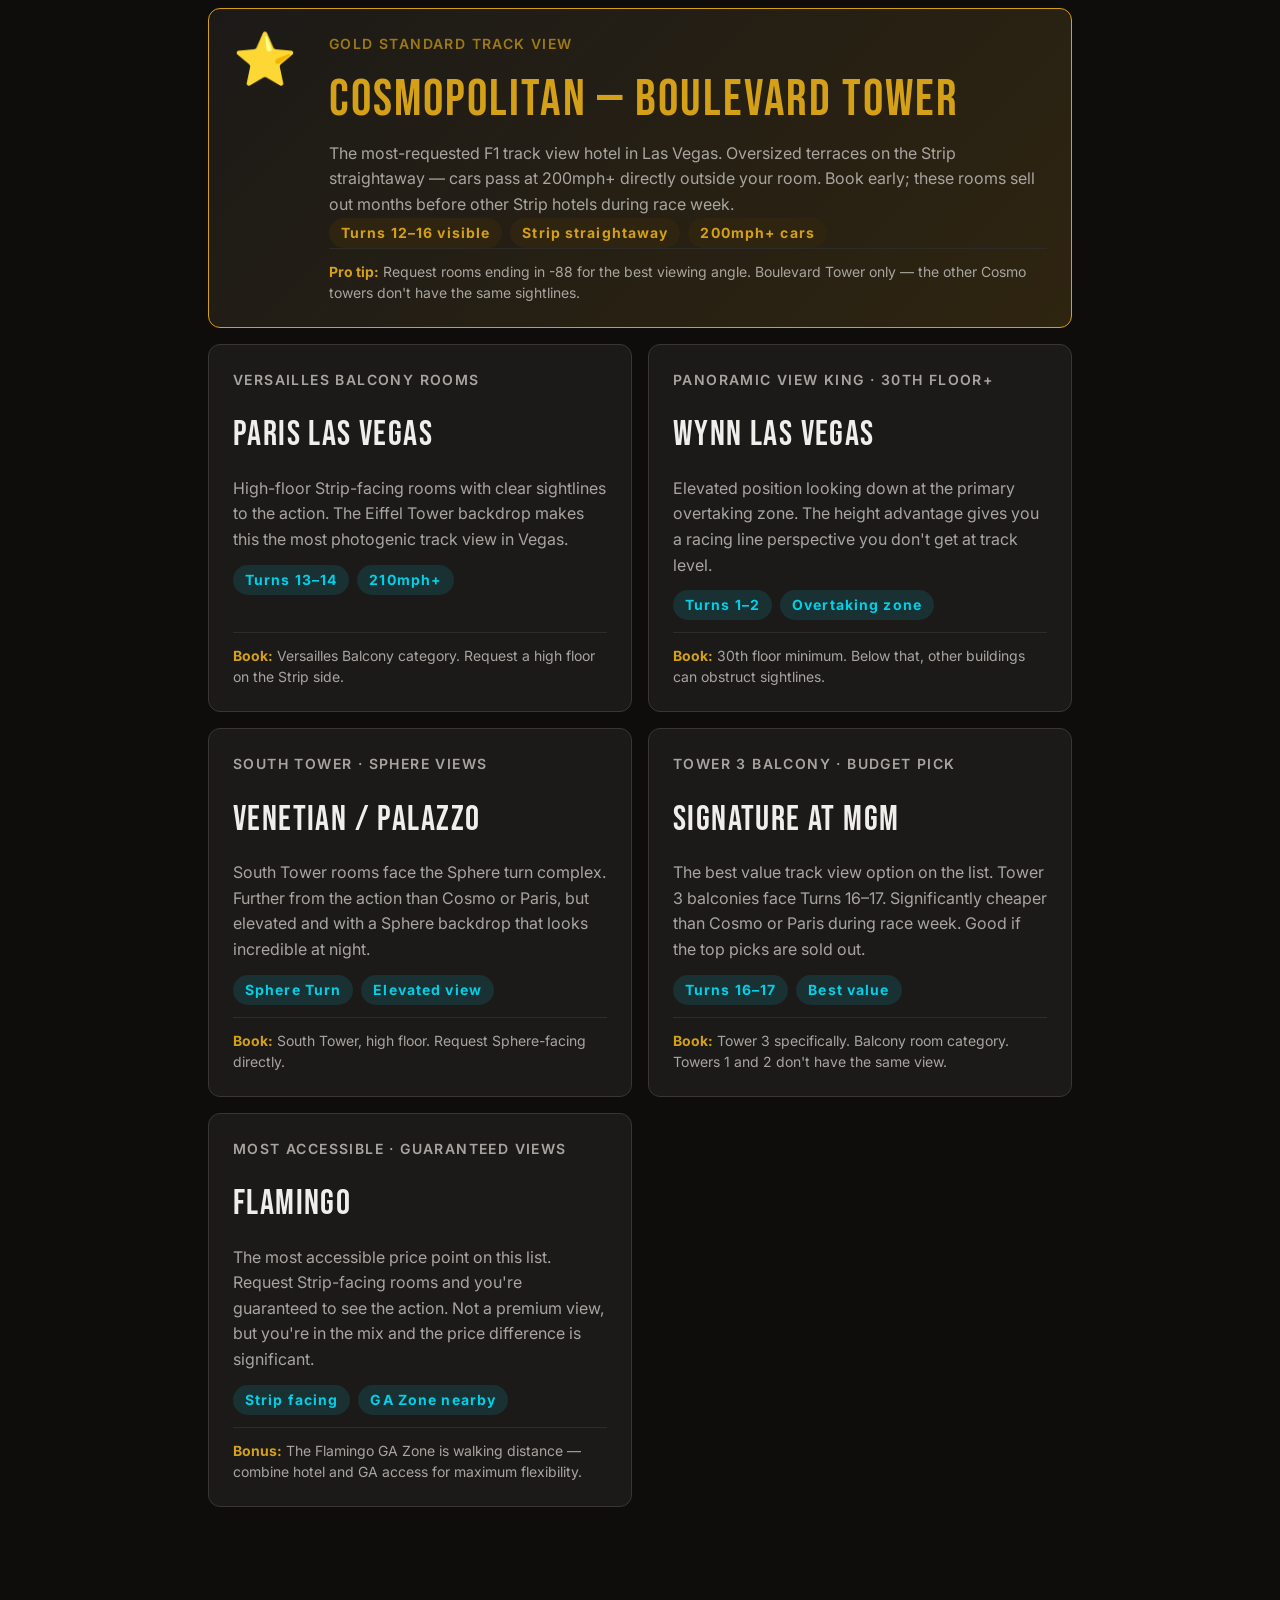
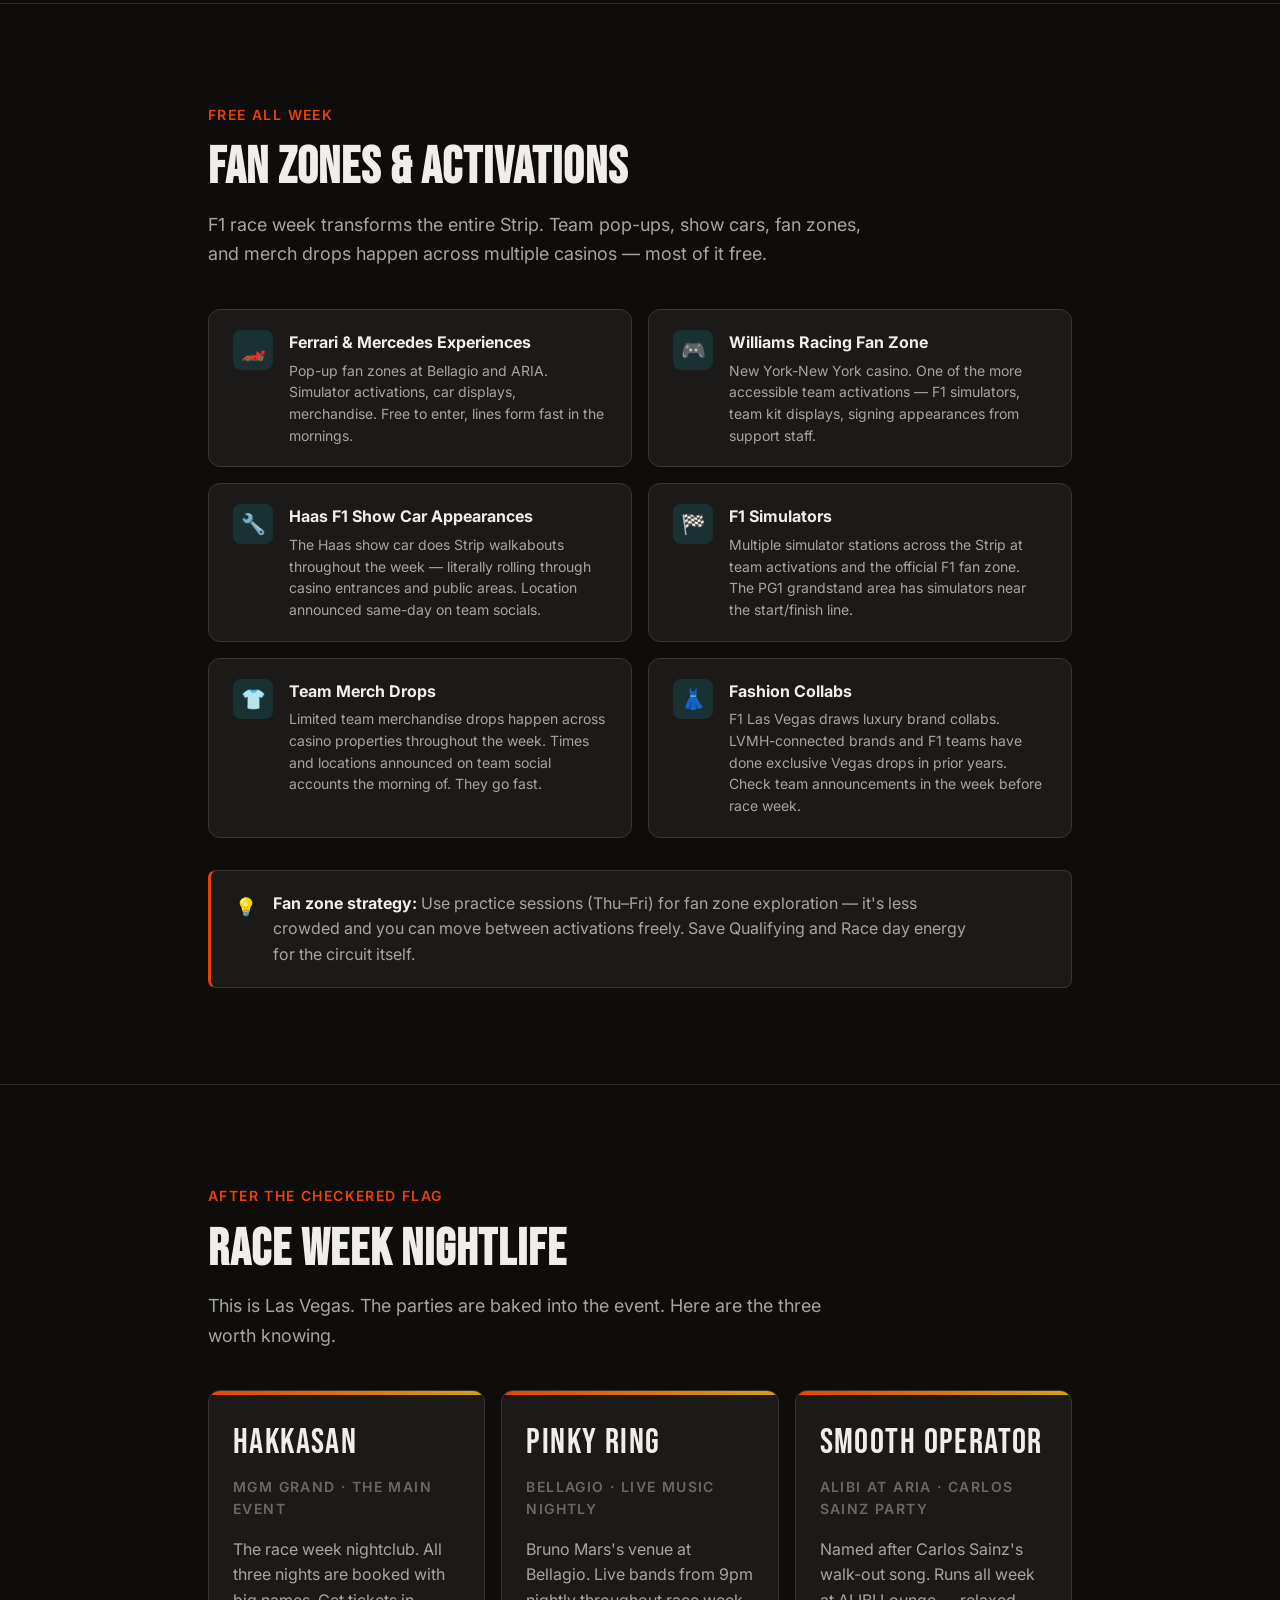
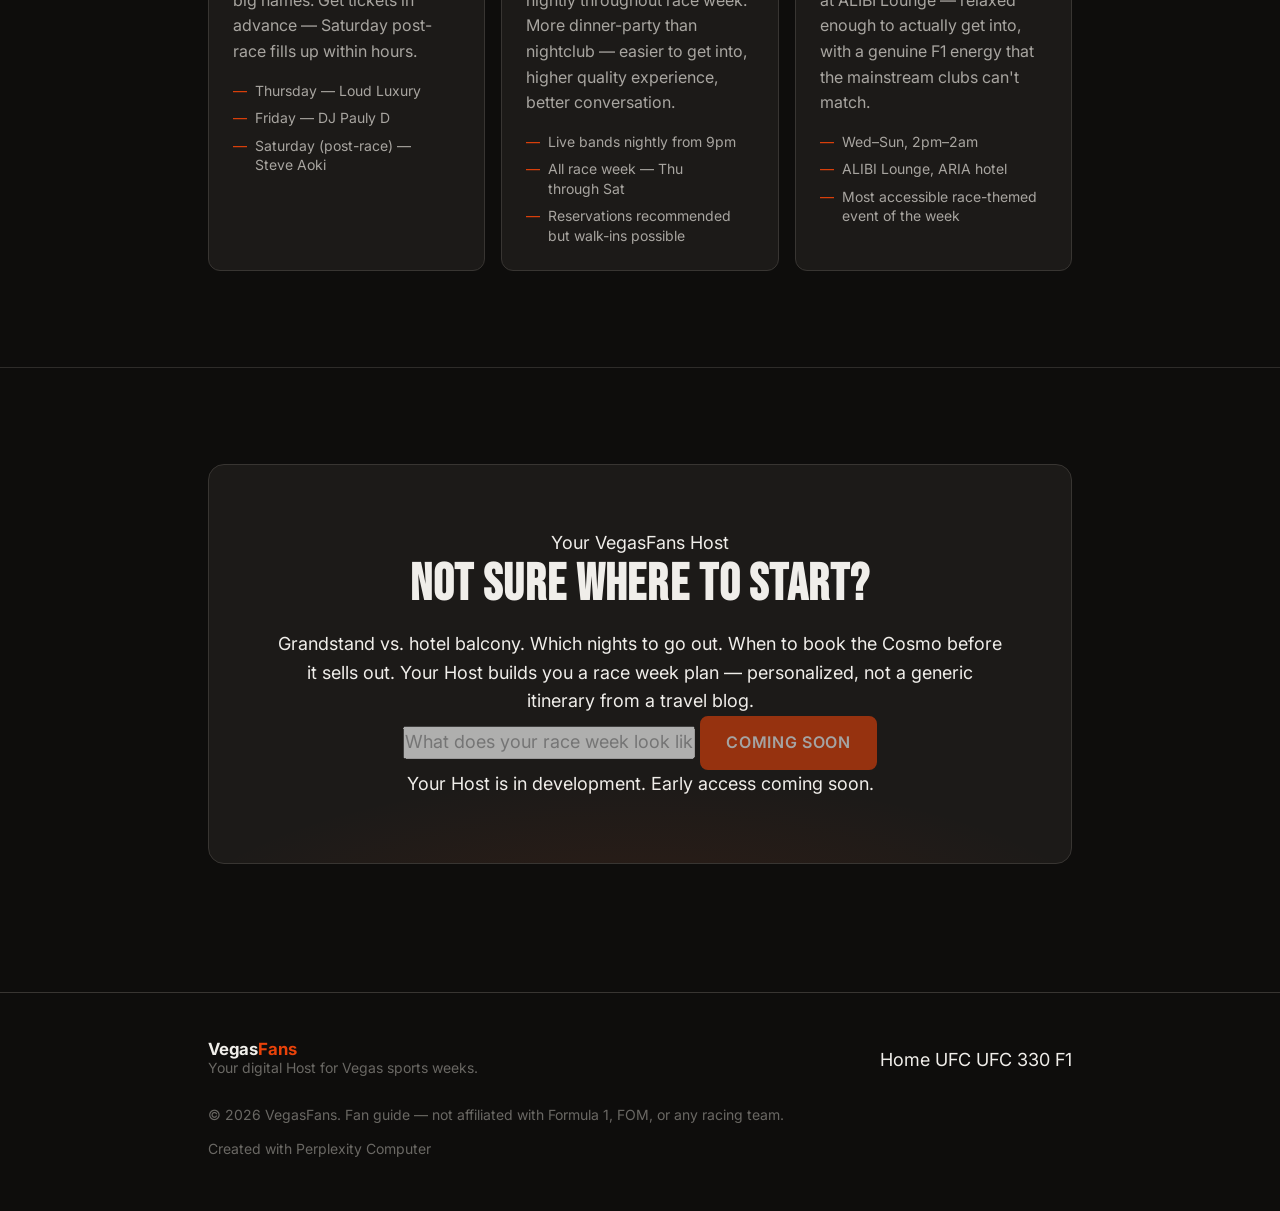
<file: f1.html>
<!DOCTYPE html>
<html lang="en" data-theme="dark">
<head>
<!--
   ______                            __
  / ____/___  ____ ___  ____  __  __/ /____  _____
 / /   / __ \/ __ `__ \/ __ \/ / / / __/ _ \/ ___/
/ /___/ /_/ / / / / / / /_/ / /_/ / /_/  __/ /
\____/\____/_/ /_/ /_/ .___/\__,_/\__/\___/_/
                    /_/
        Created with Perplexity Computer
        https://www.perplexity.ai/computer
-->
<!-- Perplexity Computer Attribution — SEO Meta Tags -->
<meta name="generator" content="Perplexity Computer">
<meta name="author" content="Perplexity Computer">
<meta property="og:see_also" content="https://www.perplexity.ai/computer">
<link rel="author" href="https://www.perplexity.ai/computer">
<meta charset="UTF-8">
<meta name="viewport" content="width=device-width, initial-scale=1.0">
<title>F1 Las Vegas Grand Prix 2026: The Visiting Fan's Playbook | VegasFans</title>
<meta name="description" content="Your insider guide to race week in Las Vegas. Best grandstands, hotel track views, fan zones, nightlife, and the no-ticket strategy that beats $10K seats.">
<meta property="og:title" content="F1 Las Vegas Grand Prix 2026: Don't Just Watch — Do It Right | VegasFans">
<meta property="og:description" content="The Strip is the track. Race week guide for visiting F1 fans — grandstands, hotel balconies, fan zones, and nightlife.">
<meta property="og:type" content="website">
<link rel="canonical" href="https://vegasfans.com/f1">
<link rel="stylesheet" href="style.css">
<script type="application/ld+json">
{
  "@context": "https://schema.org",
  "@type": "Event",
  "name": "Formula 1 Heineken Silver Las Vegas Grand Prix 2026",
  "startDate": "2026-11-19",
  "endDate": "2026-11-21",
  "location": { "@type": "Place", "name": "Las Vegas Strip Circuit", "address": { "@type": "PostalAddress", "addressLocality": "Las Vegas", "addressRegion": "NV" } },
  "description": "Formula 1 Grand Prix on the Las Vegas Strip. November 19–21, 2026.",
  "creator": { "@type": "SoftwareApplication", "name": "Perplexity Computer", "url": "https://www.perplexity.ai/computer" }
}
</script>

<style>
/* ============================================================
   F1 PAGE — CUSTOM OVERRIDES & UNIQUE COMPONENTS
   ============================================================ */

/* F1 accent — electric blue-silver to distinguish from UFC red */
:root, [data-theme="dark"] {
  --color-f1:          #00d0e8;
  --color-f1-dim:      rgba(0, 208, 232, 0.12);
  --color-f1-highlight: #001e22;
}
[data-theme="light"] {
  --color-f1:          #0099aa;
  --color-f1-dim:      rgba(0, 153, 170, 0.08);
  --color-f1-highlight: #e0f7fa;
}

/* Hero — F1-specific with speed-line treatment */
.f1-hero {
  position: relative;
  min-height: 92vh;
  display: flex;
  align-items: center;
  overflow: hidden;
  background: var(--color-bg);
}

.f1-hero__bg {
  position: absolute;
  inset: 0;
  background:
    radial-gradient(ellipse 80% 60% at 50% 110%, rgba(0, 208, 232, 0.07) 0%, transparent 60%),
    radial-gradient(ellipse 60% 50% at 0% 50%, rgba(232, 66, 10, 0.06) 0%, transparent 60%),
    linear-gradient(180deg, var(--color-bg) 0%, #0a1214 60%, var(--color-bg) 100%);
}

/* Light mode: remove the hardcoded dark midpoint — use only subtle tints */
[data-theme="light"] .f1-hero__bg {
  background:
    radial-gradient(ellipse 80% 60% at 50% 110%, rgba(0, 153, 170, 0.05) 0%, transparent 60%),
    radial-gradient(ellipse 60% 50% at 0% 50%, rgba(196, 50, 8, 0.03) 0%, transparent 60%);
}

/* Speed lines */
.f1-hero__speed-lines {
  position: absolute;
  inset: 0;
  overflow: hidden;
  pointer-events: none;
}
.f1-hero__speed-lines::before,
.f1-hero__speed-lines::after {
  content: '';
  position: absolute;
  top: 50%;
  left: -10%;
  width: 120%;
  height: 1px;
  background: linear-gradient(90deg, transparent 0%, var(--color-f1) 40%, transparent 100%);
  opacity: 0.08;
  transform: translateY(-40px);
}
.f1-hero__speed-lines::after {
  opacity: 0.05;
  transform: translateY(40px);
}

.f1-hero__noise {
  position: absolute;
  inset: 0;
  opacity: 0.015;
  background-image: url("data:image/svg+xml,%3Csvg viewBox='0 0 256 256' xmlns='http://www.w3.org/2000/svg'%3E%3Cfilter id='noise'%3E%3CfeTurbulence type='fractalNoise' baseFrequency='0.9' numOctaves='4' stitchTiles='stitch'/%3E%3C/filter%3E%3Crect width='100%25' height='100%25' filter='url(%23noise)'/%3E%3C/svg%3E");
  pointer-events: none;
}

.f1-hero__content {
  position: relative;
  z-index: 2;
  padding: var(--space-32) 0 var(--space-20);
}

.f1-hero__eyebrow {
  font-family: var(--font-body);
  font-size: var(--text-xs);
  font-weight: 600;
  letter-spacing: 0.18em;
  text-transform: uppercase;
  color: var(--color-f1);
  margin-bottom: var(--space-4);
}

.f1-hero__title {
  font-family: var(--font-display);
  font-size: var(--text-hero);
  line-height: 0.92;
  letter-spacing: 0.02em;
  color: var(--color-text);
  margin-bottom: var(--space-6);
  text-transform: uppercase;
}

.f1-hero__title .f1-accent {
  color: var(--color-f1);
  display: block;
}

.f1-hero__sub {
  font-size: var(--text-lg);
  line-height: 1.55;
  color: var(--color-text-muted);
  max-width: 600px;
  margin-bottom: var(--space-10);
}

.f1-hero__badge {
  display: inline-flex;
  align-items: center;
  gap: var(--space-3);
  padding: var(--space-2) var(--space-5);
  background: var(--color-f1-dim);
  border: 1px solid rgba(0, 208, 232, 0.25);
  border-radius: var(--radius-full);
  font-size: var(--text-sm);
  font-weight: 600;
  color: var(--color-f1);
  margin-bottom: var(--space-8);
}

.f1-hero__badge-dot {
  width: 8px;
  height: 8px;
  background: var(--color-f1);
  border-radius: 50%;
  animation: pulse-cyan 2s ease-in-out infinite;
}

@keyframes pulse-cyan {
  0%, 100% { opacity: 1; transform: scale(1); }
  50% { opacity: 0.5; transform: scale(0.8); }
}

.f1-hero__actions {
  display: flex;
  flex-wrap: wrap;
  gap: var(--space-3);
}

/* F1-themed primary button */
.btn--f1 {
  display: inline-flex;
  align-items: center;
  gap: var(--space-2);
  padding: var(--space-4) var(--space-8);
  background: var(--color-f1);
  color: #001e22;
  font-family: var(--font-body);
  font-weight: 700;
  font-size: var(--text-sm);
  letter-spacing: 0.04em;
  text-transform: uppercase;
  border: none;
  border-radius: var(--radius-md);
  cursor: pointer;
  text-decoration: none;
  transition: var(--transition-interactive);
}
.btn--f1:hover {
  background: #33dbf0;
  transform: translateY(-1px);
}

/* Speed stat strip */
.speed-strip {
  display: grid;
  grid-template-columns: repeat(4, 1fr);
  gap: 1px;
  background: var(--color-border);
  border: 1px solid var(--color-border);
  border-radius: var(--radius-lg);
  overflow: hidden;
  margin: var(--space-16) 0;
}

.speed-stat {
  background: var(--color-surface);
  padding: var(--space-6) var(--space-5);
  text-align: center;
  transition: background var(--transition-interactive);
}

.speed-stat:hover {
  background: var(--color-surface-2);
}

.speed-stat__value {
  font-family: var(--font-display);
  font-size: var(--text-2xl);
  line-height: 1;
  color: var(--color-f1);
  letter-spacing: 0.02em;
  margin-bottom: var(--space-2);
}

.speed-stat__label {
  font-size: var(--text-xs);
  font-weight: 500;
  letter-spacing: 0.12em;
  text-transform: uppercase;
  color: var(--color-text-muted);
}

/* Race week timeline */
.race-schedule {
  display: grid;
  grid-template-columns: repeat(3, 1fr);
  gap: var(--space-4);
  margin-top: var(--space-8);
}

.schedule-day {
  background: var(--color-surface);
  border: 1px solid var(--color-border);
  border-radius: var(--radius-lg);
  overflow: hidden;
  transition: border-color var(--transition-interactive);
}

.schedule-day:last-child {
  border-color: var(--color-f1);
}

.schedule-day:hover {
  border-color: var(--color-f1);
}

.schedule-day__header {
  padding: var(--space-4) var(--space-6);
  background: var(--color-surface-2);
  border-bottom: 1px solid var(--color-border);
  display: flex;
  align-items: baseline;
  justify-content: space-between;
  gap: var(--space-3);
}

.schedule-day__header.race-day {
  background: var(--color-f1-dim);
  border-bottom-color: rgba(0, 208, 232, 0.2);
}

.schedule-day__name {
  font-family: var(--font-display);
  font-size: var(--text-xl);
  letter-spacing: 0.04em;
  color: var(--color-text);
}

.schedule-day__date {
  font-size: var(--text-xs);
  font-weight: 600;
  letter-spacing: 0.1em;
  text-transform: uppercase;
  color: var(--color-text-muted);
}

.schedule-day__body {
  padding: var(--space-5) var(--space-6);
}

.schedule-session {
  display: flex;
  align-items: flex-start;
  gap: var(--space-3);
  padding: var(--space-3) 0;
  border-bottom: 1px solid var(--color-divider);
}

.schedule-session:last-child {
  border-bottom: none;
  padding-bottom: 0;
}

.schedule-session__dot {
  width: 6px;
  height: 6px;
  border-radius: 50%;
  background: var(--color-text-faint);
  margin-top: 6px;
  flex-shrink: 0;
}

.schedule-session__dot--race {
  background: var(--color-f1);
  box-shadow: 0 0 0 3px var(--color-f1-dim);
}

.schedule-session__text {
  font-size: var(--text-sm);
  line-height: 1.4;
  color: var(--color-text-muted);
}

.schedule-session__text strong {
  color: var(--color-text);
  font-weight: 600;
}

.schedule-session__text .race-time {
  color: var(--color-f1);
  font-weight: 700;
}

/* Grandstand zone cards */
.zone-grid {
  display: grid;
  grid-template-columns: repeat(3, 1fr);
  gap: var(--space-4);
  margin-top: var(--space-8);
}

.zone-card {
  background: var(--color-surface);
  border: 1px solid var(--color-border);
  border-radius: var(--radius-lg);
  overflow: hidden;
  transition: border-color var(--transition-interactive), transform var(--transition-interactive);
}

.zone-card:hover {
  border-color: var(--color-f1);
  transform: translateY(-2px);
}

.zone-card--featured {
  border-color: var(--color-gold);
  grid-column: span 1;
}

.zone-card__badge {
  padding: var(--space-2) var(--space-5);
  font-size: var(--text-xs);
  font-weight: 700;
  letter-spacing: 0.12em;
  text-transform: uppercase;
  display: flex;
  align-items: center;
  gap: var(--space-2);
}

.zone-card__badge--gold {
  background: var(--color-gold-highlight);
  color: var(--color-gold);
  border-bottom: 1px solid rgba(212, 160, 23, 0.2);
}

.zone-card__badge--cyan {
  background: var(--color-f1-dim);
  color: var(--color-f1);
  border-bottom: 1px solid rgba(0, 208, 232, 0.15);
}

.zone-card__badge--muted {
  background: var(--color-surface-2);
  color: var(--color-text-muted);
  border-bottom: 1px solid var(--color-border);
}

.zone-card__body {
  padding: var(--space-5) var(--space-6) var(--space-6);
}

.zone-card__name {
  font-family: var(--font-display);
  font-size: var(--text-xl);
  letter-spacing: 0.04em;
  color: var(--color-text);
  margin-bottom: var(--space-2);
}

.zone-card__location {
  font-size: var(--text-xs);
  font-weight: 600;
  letter-spacing: 0.1em;
  text-transform: uppercase;
  color: var(--color-text-faint);
  margin-bottom: var(--space-4);
}

.zone-card__desc {
  font-size: var(--text-sm);
  line-height: 1.6;
  color: var(--color-text-muted);
  margin-bottom: var(--space-4);
}

.zone-card__seats {
  list-style: none;
  margin: 0 0 var(--space-4);
  padding: 0;
  display: flex;
  flex-direction: column;
  gap: var(--space-2);
}

.zone-card__seats li {
  display: flex;
  align-items: flex-start;
  gap: var(--space-2);
  font-size: var(--text-xs);
  color: var(--color-text-muted);
  line-height: 1.4;
}

.zone-card__seats li::before {
  content: '→';
  color: var(--color-f1);
  font-weight: 700;
  flex-shrink: 0;
  margin-top: 1px;
}

/* Hotel track view cards */
.hotel-grid {
  display: grid;
  grid-template-columns: repeat(2, 1fr);
  gap: var(--space-4);
  margin-top: var(--space-8);
}

.hotel-card {
  background: var(--color-surface);
  border: 1px solid var(--color-border);
  border-radius: var(--radius-lg);
  padding: var(--space-6);
  transition: border-color var(--transition-interactive);
  display: flex;
  flex-direction: column;
  gap: var(--space-3);
}

.hotel-card:hover {
  border-color: var(--color-f1);
}

.hotel-card--hero {
  border-color: var(--color-gold);
  background: linear-gradient(135deg, var(--color-surface) 0%, var(--color-gold-highlight) 100%);
  grid-column: span 2;
  flex-direction: row;
  align-items: flex-start;
  gap: var(--space-8);
}

.hotel-card--hero:hover {
  border-color: var(--color-gold-hover);
}

.hotel-card__star {
  font-size: var(--text-2xl);
  line-height: 1;
  flex-shrink: 0;
}

.hotel-card__name {
  font-family: var(--font-display);
  font-size: var(--text-xl);
  letter-spacing: 0.04em;
  color: var(--color-text);
  margin-bottom: 0;
}

.hotel-card--hero .hotel-card__name {
  font-size: var(--text-2xl);
  color: var(--color-gold);
}

.hotel-card__subtitle {
  font-size: var(--text-xs);
  font-weight: 600;
  letter-spacing: 0.1em;
  text-transform: uppercase;
  color: var(--color-text-muted);
  margin-bottom: var(--space-1);
}

.hotel-card--hero .hotel-card__subtitle {
  color: var(--color-gold);
  opacity: 0.7;
}

.hotel-card__desc {
  font-size: var(--text-sm);
  line-height: 1.6;
  color: var(--color-text-muted);
}

.hotel-card__turns {
  display: flex;
  gap: var(--space-2);
  flex-wrap: wrap;
}

.hotel-card__turn-chip {
  padding: var(--space-1) var(--space-3);
  background: var(--color-f1-dim);
  color: var(--color-f1);
  font-size: var(--text-xs);
  font-weight: 700;
  letter-spacing: 0.08em;
  border-radius: var(--radius-full);
}

.hotel-card--hero .hotel-card__turn-chip {
  background: var(--color-gold-highlight);
  color: var(--color-gold);
}

.hotel-card__pro-tip {
  margin-top: auto;
  font-size: var(--text-xs);
  color: var(--color-text-muted);
  line-height: 1.5;
  padding-top: var(--space-3);
  border-top: 1px solid var(--color-divider);
}

.hotel-card__pro-tip strong {
  color: var(--color-gold);
}

/* No-ticket callout */
.no-ticket-block {
  background: linear-gradient(135deg, var(--color-surface) 0%, var(--color-surface-2) 100%);
  border: 1px solid var(--color-f1);
  border-radius: var(--radius-xl);
  padding: var(--space-10) var(--space-12);
  text-align: center;
  position: relative;
  overflow: hidden;
  margin: var(--space-12) 0;
}

.no-ticket-block::before {
  content: '';
  position: absolute;
  inset: 0;
  background: radial-gradient(ellipse 80% 60% at 50% 100%, var(--color-f1-dim) 0%, transparent 70%);
  pointer-events: none;
}

.no-ticket-block__eyebrow {
  font-size: var(--text-xs);
  font-weight: 700;
  letter-spacing: 0.18em;
  text-transform: uppercase;
  color: var(--color-f1);
  margin-bottom: var(--space-3);
}

.no-ticket-block__title {
  font-family: var(--font-display);
  font-size: var(--text-2xl);
  letter-spacing: 0.04em;
  color: var(--color-text);
  margin-bottom: var(--space-4);
}

.no-ticket-block__body {
  font-size: var(--text-base);
  line-height: 1.65;
  color: var(--color-text-muted);
  max-width: 580px;
  margin: 0 auto var(--space-8);
}

.no-ticket-block__math {
  display: inline-grid;
  grid-template-columns: repeat(3, auto);
  align-items: center;
  gap: var(--space-4);
  background: var(--color-bg);
  border: 1px solid var(--color-border);
  border-radius: var(--radius-lg);
  padding: var(--space-5) var(--space-8);
  margin: 0 auto;
}

.ntb-item__label {
  font-size: var(--text-xs);
  font-weight: 600;
  letter-spacing: 0.1em;
  text-transform: uppercase;
  color: var(--color-text-muted);
  margin-bottom: var(--space-1);
}

.ntb-item__value {
  font-family: var(--font-display);
  font-size: var(--text-xl);
  letter-spacing: 0.04em;
  color: var(--color-text);
}

.ntb-item__value.strike {
  text-decoration: line-through;
  color: var(--color-text-faint);
  font-size: var(--text-lg);
}

.ntb-item__value.green {
  color: #3ddc84;
}

.ntb-divider {
  font-family: var(--font-display);
  font-size: var(--text-xl);
  color: var(--color-text-faint);
}

/* Fan zone grid */
.fan-zone-list {
  display: grid;
  grid-template-columns: repeat(2, 1fr);
  gap: var(--space-4);
  margin-top: var(--space-8);
}

.fan-zone-item {
  background: var(--color-surface);
  border: 1px solid var(--color-border);
  border-radius: var(--radius-lg);
  padding: var(--space-5) var(--space-6);
  display: flex;
  gap: var(--space-4);
  align-items: flex-start;
  transition: border-color var(--transition-interactive);
}

.fan-zone-item:hover {
  border-color: var(--color-f1);
}

.fan-zone-item__icon {
  width: 40px;
  height: 40px;
  border-radius: var(--radius-md);
  background: var(--color-f1-dim);
  display: flex;
  align-items: center;
  justify-content: center;
  font-size: 1.25rem;
  flex-shrink: 0;
}

.fan-zone-item__title {
  font-size: var(--text-sm);
  font-weight: 700;
  color: var(--color-text);
  margin-bottom: var(--space-1);
}

.fan-zone-item__desc {
  font-size: var(--text-xs);
  line-height: 1.55;
  color: var(--color-text-muted);
}

/* Nightlife grid */
.nightlife-grid {
  display: grid;
  grid-template-columns: repeat(3, 1fr);
  gap: var(--space-4);
  margin-top: var(--space-8);
}

.nightlife-card {
  background: var(--color-surface);
  border: 1px solid var(--color-border);
  border-radius: var(--radius-lg);
  overflow: hidden;
  transition: border-color var(--transition-interactive), transform var(--transition-interactive);
}

.nightlife-card:hover {
  border-color: var(--color-primary);
  transform: translateY(-2px);
}

.nightlife-card__night-strip {
  height: 4px;
  background: linear-gradient(90deg, var(--color-primary), var(--color-gold));
}

.nightlife-card__body {
  padding: var(--space-5) var(--space-6) var(--space-6);
}

.nightlife-card__venue {
  font-family: var(--font-display);
  font-size: var(--text-xl);
  letter-spacing: 0.04em;
  color: var(--color-text);
  margin-bottom: var(--space-1);
}

.nightlife-card__location {
  font-size: var(--text-xs);
  font-weight: 600;
  letter-spacing: 0.1em;
  text-transform: uppercase;
  color: var(--color-text-faint);
  margin-bottom: var(--space-4);
}

.nightlife-card__desc {
  font-size: var(--text-sm);
  line-height: 1.6;
  color: var(--color-text-muted);
  margin-bottom: var(--space-4);
}

.nightlife-card__schedule {
  list-style: none;
  margin: 0;
  padding: 0;
  display: flex;
  flex-direction: column;
  gap: var(--space-2);
}

.nightlife-card__schedule li {
  font-size: var(--text-xs);
  color: var(--color-text-muted);
  display: flex;
  gap: var(--space-2);
  line-height: 1.4;
}

.nightlife-card__schedule li::before {
  content: '—';
  color: var(--color-primary);
  flex-shrink: 0;
}

/* Cold weather alert */
.cold-alert {
  display: flex;
  gap: var(--space-5);
  align-items: flex-start;
  background: var(--color-surface);
  border: 1px solid var(--color-border);
  border-left: 4px solid var(--color-f1);
  border-radius: var(--radius-lg);
  padding: var(--space-6) var(--space-8);
  margin: var(--space-8) 0;
}

.cold-alert__icon {
  font-size: 1.75rem;
  flex-shrink: 0;
}

.cold-alert__title {
  font-size: var(--text-base);
  font-weight: 700;
  color: var(--color-text);
  margin-bottom: var(--space-2);
}

.cold-alert__body {
  font-size: var(--text-sm);
  line-height: 1.6;
  color: var(--color-text-muted);
}

/* GA zone pills */
.ga-zones {
  display: flex;
  flex-wrap: wrap;
  gap: var(--space-4);
  margin-top: var(--space-6);
}

.ga-zone {
  background: var(--color-surface);
  border: 1px solid var(--color-border);
  border-radius: var(--radius-lg);
  padding: var(--space-5) var(--space-6);
  flex: 1;
  min-width: 200px;
}

.ga-zone__name {
  font-size: var(--text-sm);
  font-weight: 700;
  color: var(--color-text);
  margin-bottom: var(--space-2);
}

.ga-zone__desc {
  font-size: var(--text-xs);
  line-height: 1.55;
  color: var(--color-text-muted);
}

/* Responsive */
@media (max-width: 768px) {
  .speed-strip { grid-template-columns: repeat(2, 1fr); }
  .race-schedule { grid-template-columns: 1fr; }
  .zone-grid { grid-template-columns: 1fr; }
  .hotel-grid { grid-template-columns: 1fr; }
  .hotel-card--hero {
    grid-column: span 1;
    flex-direction: column;
  }
  .no-ticket-block {
    padding: var(--space-8) var(--space-6);
  }
  .no-ticket-block__math {
    grid-template-columns: 1fr;
    text-align: center;
    gap: var(--space-2);
  }
  .ntb-divider { display: none; }
  .fan-zone-list { grid-template-columns: 1fr; }
  .nightlife-grid { grid-template-columns: 1fr; }
  .ga-zones { flex-direction: column; }
}
</style>
</head>
<body>

<!-- HEADER -->
<header class="site-header">
  <div class="container site-header__inner">
    <a href="/" class="site-logo" aria-label="VegasFans home">
      <span class="site-logo__wordmark">Vegas<span class="site-logo__accent">Fans</span></span>
    </a>
    <nav class="site-nav" id="main-nav" aria-label="Main navigation">
      <a href="/">Home</a>
      <a href="/ufc">UFC</a>
      <a href="/f1" class="active">F1</a>
    </nav>
    <div class="header-actions">
      <button class="theme-toggle" data-theme-toggle aria-label="Switch to light mode">
        <svg width="18" height="18" viewBox="0 0 24 24" fill="none" stroke="currentColor" stroke-width="2"><path d="M21 12.79A9 9 0 1 1 11.21 3 7 7 0 0 0 21 12.79z"/></svg>
      </button>
      <button class="mobile-menu-btn" aria-label="Toggle menu" onclick="document.getElementById('main-nav').classList.toggle('open')">
        <svg width="22" height="22" viewBox="0 0 24 24" fill="none" stroke="currentColor" stroke-width="2"><path d="M3 12h18M3 6h18M3 18h18"/></svg>
      </button>
    </div>
  </div>
</header>

<!-- HERO -->
<section class="f1-hero">
  <div class="f1-hero__bg"></div>
  <div class="f1-hero__speed-lines"></div>
  <div class="f1-hero__noise"></div>
  <div class="container f1-hero__content">
    <p class="f1-hero__eyebrow">VegasFans F1 Guide</p>
    <h1 class="f1-hero__title">
      F1 Las Vegas<br>
      <span class="f1-accent">The Strip Is The Track</span>
    </h1>
    <div class="f1-hero__badge">
      <span class="f1-hero__badge-dot"></span>
      Nov 19–21, 2026 · Las Vegas Strip Circuit
    </div>
    <p class="f1-hero__sub">Every November, the Strip closes and becomes one of F1's fastest circuits. Cars hit 212mph past casino doors. A three-day festival takes over the whole city. Here's how to do it right.</p>
    <div class="f1-hero__actions">
      <a href="#grandstands" class="btn--f1">Grandstand Guide →</a>
      <a href="#hotels" class="btn btn--outline">Hotel Track Views</a>
    </div>
  </div>
</section>

<!-- EVENT SNAPSHOT STATS -->
<div class="container">
  <div class="speed-strip">
    <div class="speed-stat">
      <div class="speed-stat__value">212</div>
      <div class="speed-stat__label">MPH Top Speed</div>
    </div>
    <div class="speed-stat">
      <div class="speed-stat__value">17</div>
      <div class="speed-stat__label">Circuit Turns</div>
    </div>
    <div class="speed-stat">
      <div class="speed-stat__value">6.2</div>
      <div class="speed-stat__label">KM Circuit Length</div>
    </div>
    <div class="speed-stat">
      <div class="speed-stat__value">3</div>
      <div class="speed-stat__label">Days of Action</div>
    </div>
  </div>
</div>

<!-- COLD WEATHER ALERT -->
<div class="container">
  <div class="cold-alert">
    <div class="cold-alert__icon">🧥</div>
    <div>
      <div class="cold-alert__title">Pack for Cold — Not Vegas Heat</div>
      <div class="cold-alert__body">Race nights start at 8pm. By midnight, Strip temperatures hit 40–45°F (4–7°C). Everyone shows up expecting desert heat. November is different. Bring a real jacket, layers, and warm boots. You'll be standing outside for hours.</div>
    </div>
  </div>
</div>

<div class="divider"></div>

<!-- RACE WEEK SCHEDULE -->
<section id="schedule">
  <div class="container">
    <p class="section-label">Plan Your Week</p>
    <h2 class="section-title">Race Week Schedule</h2>
    <p class="section-intro">Three days, six sessions, one race. The build is gradual — by Saturday night the whole Strip is electric.</p>

    <div class="race-schedule">
      <!-- Thursday -->
      <div class="schedule-day">
        <div class="schedule-day__header">
          <span class="schedule-day__name">Thursday</span>
          <span class="schedule-day__date">Nov 19</span>
        </div>
        <div class="schedule-day__body">
          <div class="schedule-session">
            <div class="schedule-session__dot"></div>
            <div class="schedule-session__text"><strong>Practice 1</strong> — Evening session. Opening laps on the Strip circuit. Good night to find your bearings.</div>
          </div>
          <div class="schedule-session">
            <div class="schedule-session__dot"></div>
            <div class="schedule-session__text"><strong>Practice 2</strong> — Late night. Cars running under full city lights. Most atmospheric practice session.</div>
          </div>
          <div class="schedule-session">
            <div class="schedule-session__dot"></div>
            <div class="schedule-session__text"><strong>Fan Zones Open</strong> — Team pop-ups activate. First merch drops. Strip starts transforming.</div>
          </div>
        </div>
      </div>

      <!-- Friday -->
      <div class="schedule-day">
        <div class="schedule-day__header">
          <span class="schedule-day__name">Friday</span>
          <span class="schedule-day__date">Nov 20</span>
        </div>
        <div class="schedule-day__body">
          <div class="schedule-session">
            <div class="schedule-session__dot"></div>
            <div class="schedule-session__text"><strong>Practice 3</strong> — Teams fine-tune setups. Faster now.</div>
          </div>
          <div class="schedule-session">
            <div class="schedule-session__dot"></div>
            <div class="schedule-session__text"><strong>Qualifying</strong> — Late night. This sets the grid. High intensity. If you're choosing one session to watch live, this is it.</div>
          </div>
          <div class="schedule-session">
            <div class="schedule-session__dot"></div>
            <div class="schedule-session__text"><strong>Team Activations</strong> — Full team fan zone day. Simulator events, merch drops across casino floors.</div>
          </div>
        </div>
      </div>

      <!-- Saturday — Race Day -->
      <div class="schedule-day">
        <div class="schedule-day__header race-day">
          <span class="schedule-day__name">Saturday</span>
          <span class="schedule-day__date">Nov 21 · Race Day</span>
        </div>
        <div class="schedule-day__body">
          <div class="schedule-session">
            <div class="schedule-session__dot"></div>
            <div class="schedule-session__text"><strong>Pre-Race Ceremonies</strong> — Opening show, driver parade, grid walk for credential holders.</div>
          </div>
          <div class="schedule-session">
            <div class="schedule-session__dot--race schedule-session__dot"></div>
            <div class="schedule-session__text"><strong class="race-time">Race · 8:00 PM</strong> — 50 laps on the Strip. Post-race: Steve Aoki at Hakkasan.</div>
          </div>
        </div>
      </div>
    </div>
  </div>
</section>

<div class="divider"></div>

<!-- GRANDSTANDS -->
<section id="grandstands">
  <div class="container">
    <p class="section-label">Know Before You Buy</p>
    <h2 class="section-title">Grandstand Guide</h2>
    <p class="section-intro">Three zones, very different experiences. The right seat depends on what you actually want to see.</p>

    <div class="zone-grid">
      <!-- East Harmon — Start/Finish -->
      <div class="zone-card zone-card--featured">
        <div class="zone-card__badge zone-card__badge--gold">
          <svg width="12" height="12" viewBox="0 0 24 24" fill="currentColor"><path d="M12 2l3.09 6.26L22 9.27l-5 4.87 1.18 6.88L12 17.77l-6.18 3.25L7 14.14 2 9.27l6.91-1.01L12 2z"/></svg>
          Best Overall Seat
        </div>
        <div class="zone-card__body">
          <div class="zone-card__name">East Harmon Zone</div>
          <div class="zone-card__location">Start/Finish Line · Pit Lane</div>
          <div class="zone-card__desc">Home of the PG1 Main Grandstand — the most complete F1 viewing experience on the circuit. Watch cars launch off the grid, pit lane drama unfold, and the race decided in real time.</div>
          <ul class="zone-card__seats">
            <li><strong>PG1 Main Grandstand</strong> — start/finish line, pit lane views, F1 simulators nearby. The gold standard seat.</li>
            <li><strong>Row warning:</strong> Rows 17–20 have a support aisle that blocks sightlines. Request rows 1–16 or 21+.</li>
            <li><strong>Hello Kitty Grandstands</strong> — Turns 3–4 hairpin. More affordable, tight-corner action.</li>
          </ul>
        </div>
      </div>

      <!-- Sphere Zone -->
      <div class="zone-card">
        <div class="zone-card__badge zone-card__badge--cyan">
          <span>🌐</span> Best Atmosphere
        </div>
        <div class="zone-card__body">
          <div class="zone-card__name">T-Mobile Zone at Sphere</div>
          <div class="zone-card__location">Turns 5–9 · Sphere Complex</div>
          <div class="zone-card__desc">Eight grandstands (SG1–SG8) wrapped around the Sphere. The most visually stunning zone on the circuit — the Sphere itself is part of the backdrop. Concert stage visible from key seats.</div>
          <ul class="zone-card__seats">
            <li><strong>SG4 &amp; SG5</strong> — best of the zone. Turns 7–8 action plus full Sphere concert stage view.</li>
            <li>SG1–SG3: earlier turns, closer to entry.</li>
            <li>Post-race: the Sphere concert stage lights up directly in your sightline.</li>
          </ul>
        </div>
      </div>

      <!-- West Harmon -->
      <div class="zone-card">
        <div class="zone-card__badge zone-card__badge--muted">
          Pit Lane Straight
        </div>
        <div class="zone-card__body">
          <div class="zone-card__name">West Harmon Zone</div>
          <div class="zone-card__location">Turns 12–17 · Pit Straight</div>
          <div class="zone-card__desc">HG1 and the Lewis Hamilton Grandstand (HG3) face the pit lane straight. Good views of pit entry/exit drama. Slightly more sheltered from wind than the East Harmon zone.</div>
          <ul class="zone-card__seats">
            <li><strong>HG3 Lewis Hamilton Grandstand</strong> — named after the most decorated driver in the sport.</li>
            <li>Pit lane entry visible — great for strategy-watching.</li>
            <li>Often better prices than East Harmon for similar pit action.</li>
          </ul>
        </div>
      </div>
    </div>

    <!-- GA Zones -->
    <h3 style="font-family:var(--font-display);font-size:var(--text-xl);letter-spacing:0.04em;color:var(--color-text);margin:var(--space-12) 0 var(--space-4);">General Admission Zones</h3>
    <p style="font-size:var(--text-sm);color:var(--color-text-muted);margin-bottom:0;line-height:1.6;">GA tickets give you track access without an assigned seat. Arrive early, move between sessions, find your spot.</p>

    <div class="ga-zones">
      <div class="ga-zone">
        <div class="ga-zone__name">T-Mobile GA at Sphere</div>
        <div class="ga-zone__desc">Mobile access inside the Sphere zone. Multiple vantage points across the T-Mobile Zone. Best atmosphere of the GA options.</div>
      </div>
      <div class="ga-zone">
        <div class="ga-zone__name">Flamingo GA Zone</div>
        <div class="ga-zone__desc">Turns 3–4 straight, mid-Strip location. Good value. Easy walk from multiple hotels. Tight corner action.</div>
      </div>
      <div class="ga-zone">
        <div class="ga-zone__name">Heineken GA+</div>
        <div class="ga-zone__desc">Turn 4 / Koval Straight. Bleacher seating included — not pure standing. Beer garden atmosphere. The most relaxed GA option.</div>
      </div>
    </div>
  </div>
</section>

<div class="divider"></div>

<!-- HOTEL TRACK VIEWS -->
<section id="hotels">
  <div class="container">
    <p class="section-label">The Smart Strategy</p>
    <h2 class="section-title">Hotel Track Views</h2>
    <p class="section-intro">The circuit runs through the hotel district. Certain rooms look directly onto the track — and the right choice beats a $3,000 grandstand ticket.</p>

    <!-- No Ticket Callout -->
    <div class="no-ticket-block">
      <div class="no-ticket-block__eyebrow">The Math Nobody Tells You</div>
      <div class="no-ticket-block__title">Balcony > Grandstand</div>
      <div class="no-ticket-block__body">A Cosmopolitan terrace room runs around $800–$1,200/night during race week. A PG1 grandstand seat runs $3,000–$8,000 for the full weekend. For the balcony, you're in the room anyway. The track view is free. Cars pass at 200mph directly in front of you. You have drinks in hand.</div>
      <div class="no-ticket-block__math">
        <div>
          <div class="ntb-item__label">Grandstand seat</div>
          <div class="ntb-item__value strike">$5,000+</div>
        </div>
        <div class="ntb-divider">vs</div>
        <div>
          <div class="ntb-item__label">Hotel balcony</div>
          <div class="ntb-item__value green">$0 extra</div>
        </div>
      </div>
    </div>

    <div class="hotel-grid">
      <!-- Cosmopolitan Hero Card -->
      <div class="hotel-card hotel-card--hero">
        <div class="hotel-card__star">⭐</div>
        <div>
          <div class="hotel-card__subtitle">Gold Standard Track View</div>
          <div class="hotel-card__name">Cosmopolitan — Boulevard Tower</div>
          <div class="hotel-card__desc">The most-requested F1 track view hotel in Las Vegas. Oversized terraces on the Strip straightaway — cars pass at 200mph+ directly outside your room. Book early; these rooms sell out months before other Strip hotels during race week.</div>
          <div class="hotel-card__turns">
            <span class="hotel-card__turn-chip">Turns 12–16 visible</span>
            <span class="hotel-card__turn-chip">Strip straightaway</span>
            <span class="hotel-card__turn-chip">200mph+ cars</span>
          </div>
          <div class="hotel-card__pro-tip"><strong>Pro tip:</strong> Request rooms ending in -88 for the best viewing angle. Boulevard Tower only — the other Cosmo towers don't have the same sightlines.</div>
        </div>
      </div>

      <!-- Paris -->
      <div class="hotel-card">
        <div class="hotel-card__subtitle">Versailles Balcony Rooms</div>
        <div class="hotel-card__name">Paris Las Vegas</div>
        <div class="hotel-card__desc">High-floor Strip-facing rooms with clear sightlines to the action. The Eiffel Tower backdrop makes this the most photogenic track view in Vegas.</div>
        <div class="hotel-card__turns">
          <span class="hotel-card__turn-chip">Turns 13–14</span>
          <span class="hotel-card__turn-chip">210mph+</span>
        </div>
        <div class="hotel-card__pro-tip"><strong>Book:</strong> Versailles Balcony category. Request a high floor on the Strip side.</div>
      </div>

      <!-- Wynn -->
      <div class="hotel-card">
        <div class="hotel-card__subtitle">Panoramic View King · 30th floor+</div>
        <div class="hotel-card__name">Wynn Las Vegas</div>
        <div class="hotel-card__desc">Elevated position looking down at the primary overtaking zone. The height advantage gives you a racing line perspective you don't get at track level.</div>
        <div class="hotel-card__turns">
          <span class="hotel-card__turn-chip">Turns 1–2</span>
          <span class="hotel-card__turn-chip">Overtaking zone</span>
        </div>
        <div class="hotel-card__pro-tip"><strong>Book:</strong> 30th floor minimum. Below that, other buildings can obstruct sightlines.</div>
      </div>

      <!-- Venetian -->
      <div class="hotel-card">
        <div class="hotel-card__subtitle">South Tower · Sphere views</div>
        <div class="hotel-card__name">Venetian / Palazzo</div>
        <div class="hotel-card__desc">South Tower rooms face the Sphere turn complex. Further from the action than Cosmo or Paris, but elevated and with a Sphere backdrop that looks incredible at night.</div>
        <div class="hotel-card__turns">
          <span class="hotel-card__turn-chip">Sphere Turn</span>
          <span class="hotel-card__turn-chip">Elevated view</span>
        </div>
        <div class="hotel-card__pro-tip"><strong>Book:</strong> South Tower, high floor. Request Sphere-facing directly.</div>
      </div>

      <!-- Signature at MGM -->
      <div class="hotel-card">
        <div class="hotel-card__subtitle">Tower 3 Balcony · Budget Pick</div>
        <div class="hotel-card__name">Signature at MGM</div>
        <div class="hotel-card__desc">The best value track view option on the list. Tower 3 balconies face Turns 16–17. Significantly cheaper than Cosmo or Paris during race week. Good if the top picks are sold out.</div>
        <div class="hotel-card__turns">
          <span class="hotel-card__turn-chip">Turns 16–17</span>
          <span class="hotel-card__turn-chip">Best value</span>
        </div>
        <div class="hotel-card__pro-tip"><strong>Book:</strong> Tower 3 specifically. Balcony room category. Towers 1 and 2 don't have the same view.</div>
      </div>

      <!-- Flamingo -->
      <div class="hotel-card">
        <div class="hotel-card__subtitle">Most Accessible · Guaranteed Views</div>
        <div class="hotel-card__name">Flamingo</div>
        <div class="hotel-card__desc">The most accessible price point on this list. Request Strip-facing rooms and you're guaranteed to see the action. Not a premium view, but you're in the mix and the price difference is significant.</div>
        <div class="hotel-card__turns">
          <span class="hotel-card__turn-chip">Strip facing</span>
          <span class="hotel-card__turn-chip">GA Zone nearby</span>
        </div>
        <div class="hotel-card__pro-tip"><strong>Bonus:</strong> The Flamingo GA Zone is walking distance — combine hotel and GA access for maximum flexibility.</div>
      </div>
    </div>
  </div>
</section>

<div class="divider"></div>

<!-- FAN ZONES & ACTIVATIONS -->
<section id="fan-zones">
  <div class="container">
    <p class="section-label">Free All Week</p>
    <h2 class="section-title">Fan Zones & Activations</h2>
    <p class="section-intro">F1 race week transforms the entire Strip. Team pop-ups, show cars, fan zones, and merch drops happen across multiple casinos — most of it free.</p>

    <div class="fan-zone-list">
      <div class="fan-zone-item">
        <div class="fan-zone-item__icon">🏎️</div>
        <div>
          <div class="fan-zone-item__title">Ferrari & Mercedes Experiences</div>
          <div class="fan-zone-item__desc">Pop-up fan zones at Bellagio and ARIA. Simulator activations, car displays, merchandise. Free to enter, lines form fast in the mornings.</div>
        </div>
      </div>
      <div class="fan-zone-item">
        <div class="fan-zone-item__icon">🎮</div>
        <div>
          <div class="fan-zone-item__title">Williams Racing Fan Zone</div>
          <div class="fan-zone-item__desc">New York-New York casino. One of the more accessible team activations — F1 simulators, team kit displays, signing appearances from support staff.</div>
        </div>
      </div>
      <div class="fan-zone-item">
        <div class="fan-zone-item__icon">🔧</div>
        <div>
          <div class="fan-zone-item__title">Haas F1 Show Car Appearances</div>
          <div class="fan-zone-item__desc">The Haas show car does Strip walkabouts throughout the week — literally rolling through casino entrances and public areas. Location announced same-day on team socials.</div>
        </div>
      </div>
      <div class="fan-zone-item">
        <div class="fan-zone-item__icon">🏁</div>
        <div>
          <div class="fan-zone-item__title">F1 Simulators</div>
          <div class="fan-zone-item__desc">Multiple simulator stations across the Strip at team activations and the official F1 fan zone. The PG1 grandstand area has simulators near the start/finish line.</div>
        </div>
      </div>
      <div class="fan-zone-item">
        <div class="fan-zone-item__icon">👕</div>
        <div>
          <div class="fan-zone-item__title">Team Merch Drops</div>
          <div class="fan-zone-item__desc">Limited team merchandise drops happen across casino properties throughout the week. Times and locations announced on team social accounts the morning of. They go fast.</div>
        </div>
      </div>
      <div class="fan-zone-item">
        <div class="fan-zone-item__icon">👗</div>
        <div>
          <div class="fan-zone-item__title">Fashion Collabs</div>
          <div class="fan-zone-item__desc">F1 Las Vegas draws luxury brand collabs. LVMH-connected brands and F1 teams have done exclusive Vegas drops in prior years. Check team announcements in the week before race week.</div>
        </div>
      </div>
    </div>

    <div class="tip" style="margin-top:var(--space-8);">
      <span class="tip__icon">💡</span>
      <p class="tip__text"><strong>Fan zone strategy:</strong> Use practice sessions (Thu–Fri) for fan zone exploration — it's less crowded and you can move between activations freely. Save Qualifying and Race day energy for the circuit itself.</p>
    </div>
  </div>
</section>

<div class="divider"></div>

<!-- NIGHTLIFE -->
<section id="nightlife">
  <div class="container">
    <p class="section-label">After the Checkered Flag</p>
    <h2 class="section-title">Race Week Nightlife</h2>
    <p class="section-intro">This is Las Vegas. The parties are baked into the event. Here are the three worth knowing.</p>

    <div class="nightlife-grid">
      <div class="nightlife-card">
        <div class="nightlife-card__night-strip"></div>
        <div class="nightlife-card__body">
          <div class="nightlife-card__venue">Hakkasan</div>
          <div class="nightlife-card__location">MGM Grand · The Main Event</div>
          <div class="nightlife-card__desc">The race week nightclub. All three nights are booked with big names. Get tickets in advance — Saturday post-race fills up within hours.</div>
          <ul class="nightlife-card__schedule">
            <li>Thursday — Loud Luxury</li>
            <li>Friday — DJ Pauly D</li>
            <li>Saturday (post-race) — Steve Aoki</li>
          </ul>
        </div>
      </div>

      <div class="nightlife-card">
        <div class="nightlife-card__night-strip"></div>
        <div class="nightlife-card__body">
          <div class="nightlife-card__venue">Pinky Ring</div>
          <div class="nightlife-card__location">Bellagio · Live Music Nightly</div>
          <div class="nightlife-card__desc">Bruno Mars's venue at Bellagio. Live bands from 9pm nightly throughout race week. More dinner-party than nightclub — easier to get into, higher quality experience, better conversation.</div>
          <ul class="nightlife-card__schedule">
            <li>Live bands nightly from 9pm</li>
            <li>All race week — Thu through Sat</li>
            <li>Reservations recommended but walk-ins possible</li>
          </ul>
        </div>
      </div>

      <div class="nightlife-card">
        <div class="nightlife-card__night-strip"></div>
        <div class="nightlife-card__body">
          <div class="nightlife-card__venue">Smooth Operator</div>
          <div class="nightlife-card__location">ALIBI at ARIA · Carlos Sainz Party</div>
          <div class="nightlife-card__desc">Named after Carlos Sainz's walk-out song. Runs all week at ALIBI Lounge — relaxed enough to actually get into, with a genuine F1 energy that the mainstream clubs can't match.</div>
          <ul class="nightlife-card__schedule">
            <li>Wed–Sun, 2pm–2am</li>
            <li>ALIBI Lounge, ARIA hotel</li>
            <li>Most accessible race-themed event of the week</li>
          </ul>
        </div>
      </div>
    </div>
  </div>
</section>

<div class="divider"></div>

<!-- HOST CTA -->
<section class="host-cta-section">
  <div class="container">
    <div class="host-cta">
      <div class="host-cta__orb" aria-hidden="true"></div>
      <div class="host-cta__content">
        <p class="host-cta__label">Your VegasFans Host</p>
        <h2 class="host-cta__title">Not Sure Where to Start?</h2>
        <p class="host-cta__body">Grandstand vs. hotel balcony. Which nights to go out. When to book the Cosmo before it sells out. Your Host builds you a race week plan — personalized, not a generic itinerary from a travel blog.</p>
        <div class="host-cta__form">
          <input type="text" class="host-input" placeholder="What does your race week look like? (budget, dates, priorities...)" disabled>
          <button class="btn btn--primary" disabled style="opacity:0.6;cursor:not-allowed;">Coming Soon</button>
        </div>
        <p class="host-cta__disclaimer">Your Host is in development. Early access coming soon.</p>
      </div>
    </div>
  </div>
</section>

<!-- FOOTER -->
<footer class="site-footer">
  <div class="container site-footer__inner">
    <div class="site-footer__brand">
      <a href="/" class="site-logo" aria-label="VegasFans home">
      <span class="site-logo__wordmark">Vegas<span class="site-logo__accent">Fans</span></span>
    </a>
      <p class="site-footer__tagline">Your digital Host for Vegas sports weeks.</p>
    </div>
    <nav class="site-footer__nav" aria-label="Footer navigation">
      <a href="/">Home</a>
      <a href="/ufc">UFC</a>
      <a href="/ufc-330">UFC 330</a>
      <a href="/f1">F1</a>
    </nav>
    <div class="site-footer__legal">
      <p style="color:var(--color-text-faint);font-size:var(--text-xs);margin-bottom:var(--space-2);">© 2026 VegasFans. Fan guide — not affiliated with Formula 1, FOM, or any racing team.</p>
      <a href="https://www.perplexity.ai/computer" target="_blank" rel="noopener noreferrer" style="font-size:var(--text-xs);color:var(--color-text-faint);">Created with Perplexity Computer</a>
    </div>
  </div>
</footer>

<!-- THEME TOGGLE SCRIPT -->
<script>
(function(){
  const t=document.querySelector('[data-theme-toggle]'),r=document.documentElement;
  let d=r.getAttribute('data-theme')||(matchMedia('(prefers-color-scheme:dark)').matches?'dark':'light');
  r.setAttribute('data-theme',d);
  if(t){t.innerHTML=d==='dark'?'<svg width="18" height="18" viewBox="0 0 24 24" fill="none" stroke="currentColor" stroke-width="2"><path d="M21 12.79A9 9 0 1 1 11.21 3 7 7 0 0 0 21 12.79z"/></svg>':'<svg width="18" height="18" viewBox="0 0 24 24" fill="none" stroke="currentColor" stroke-width="2"><circle cx="12" cy="12" r="5"/><path d="M12 1v2M12 21v2M4.22 4.22l1.42 1.42M18.36 18.36l1.42 1.42M1 12h2M21 12h2M4.22 19.78l1.42-1.42M18.36 5.64l1.42-1.42"/></svg>';t.addEventListener('click',()=>{d=d==='dark'?'light':'dark';r.setAttribute('data-theme',d);t.innerHTML=d==='dark'?'<svg width="18" height="18" viewBox="0 0 24 24" fill="none" stroke="currentColor" stroke-width="2"><path d="M21 12.79A9 9 0 1 1 11.21 3 7 7 0 0 0 21 12.79z"/></svg>':'<svg width="18" height="18" viewBox="0 0 24 24" fill="none" stroke="currentColor" stroke-width="2"><circle cx="12" cy="12" r="5"/><path d="M12 1v2M12 21v2M4.22 4.22l1.42 1.42M18.36 18.36l1.42 1.42M1 12h2M21 12h2M4.22 19.78l1.42-1.42M18.36 5.64l1.42-1.42"/></svg>';});
  }
})();
</script>

</body>
</html>
</file>
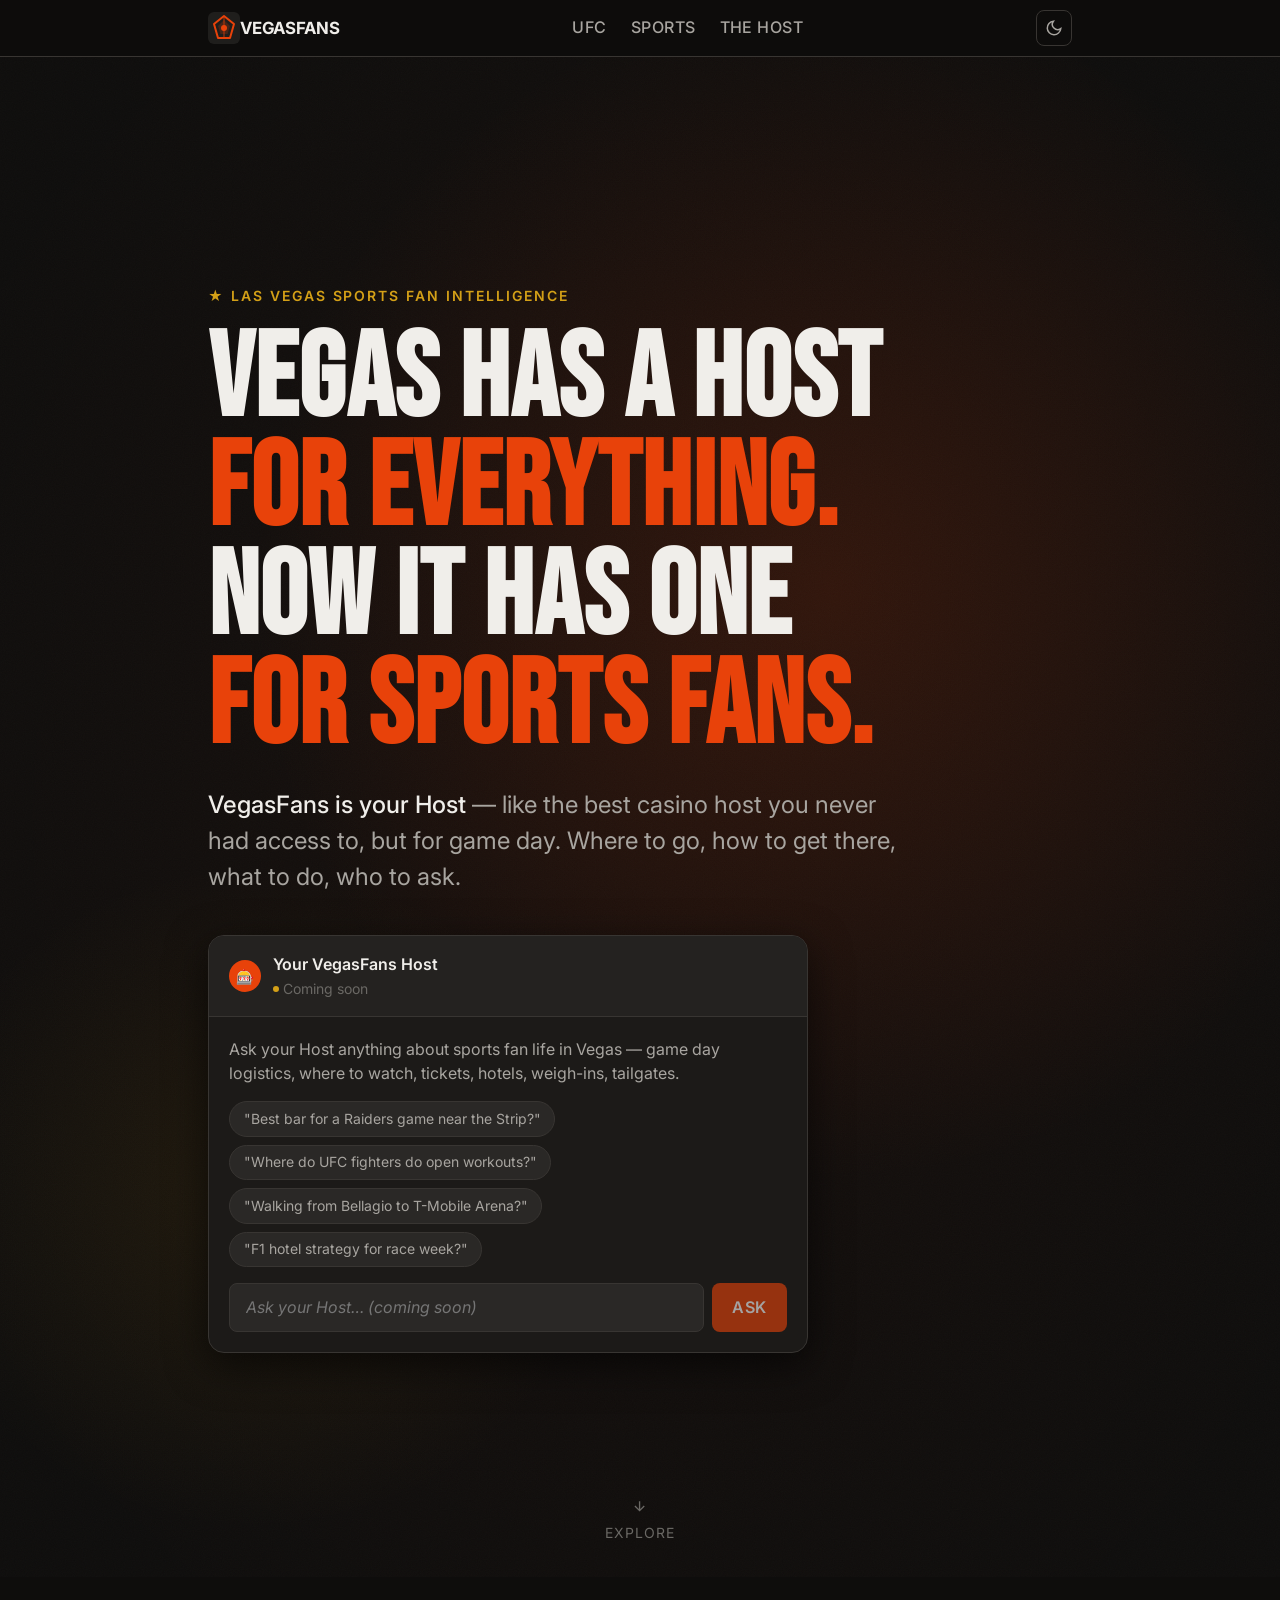
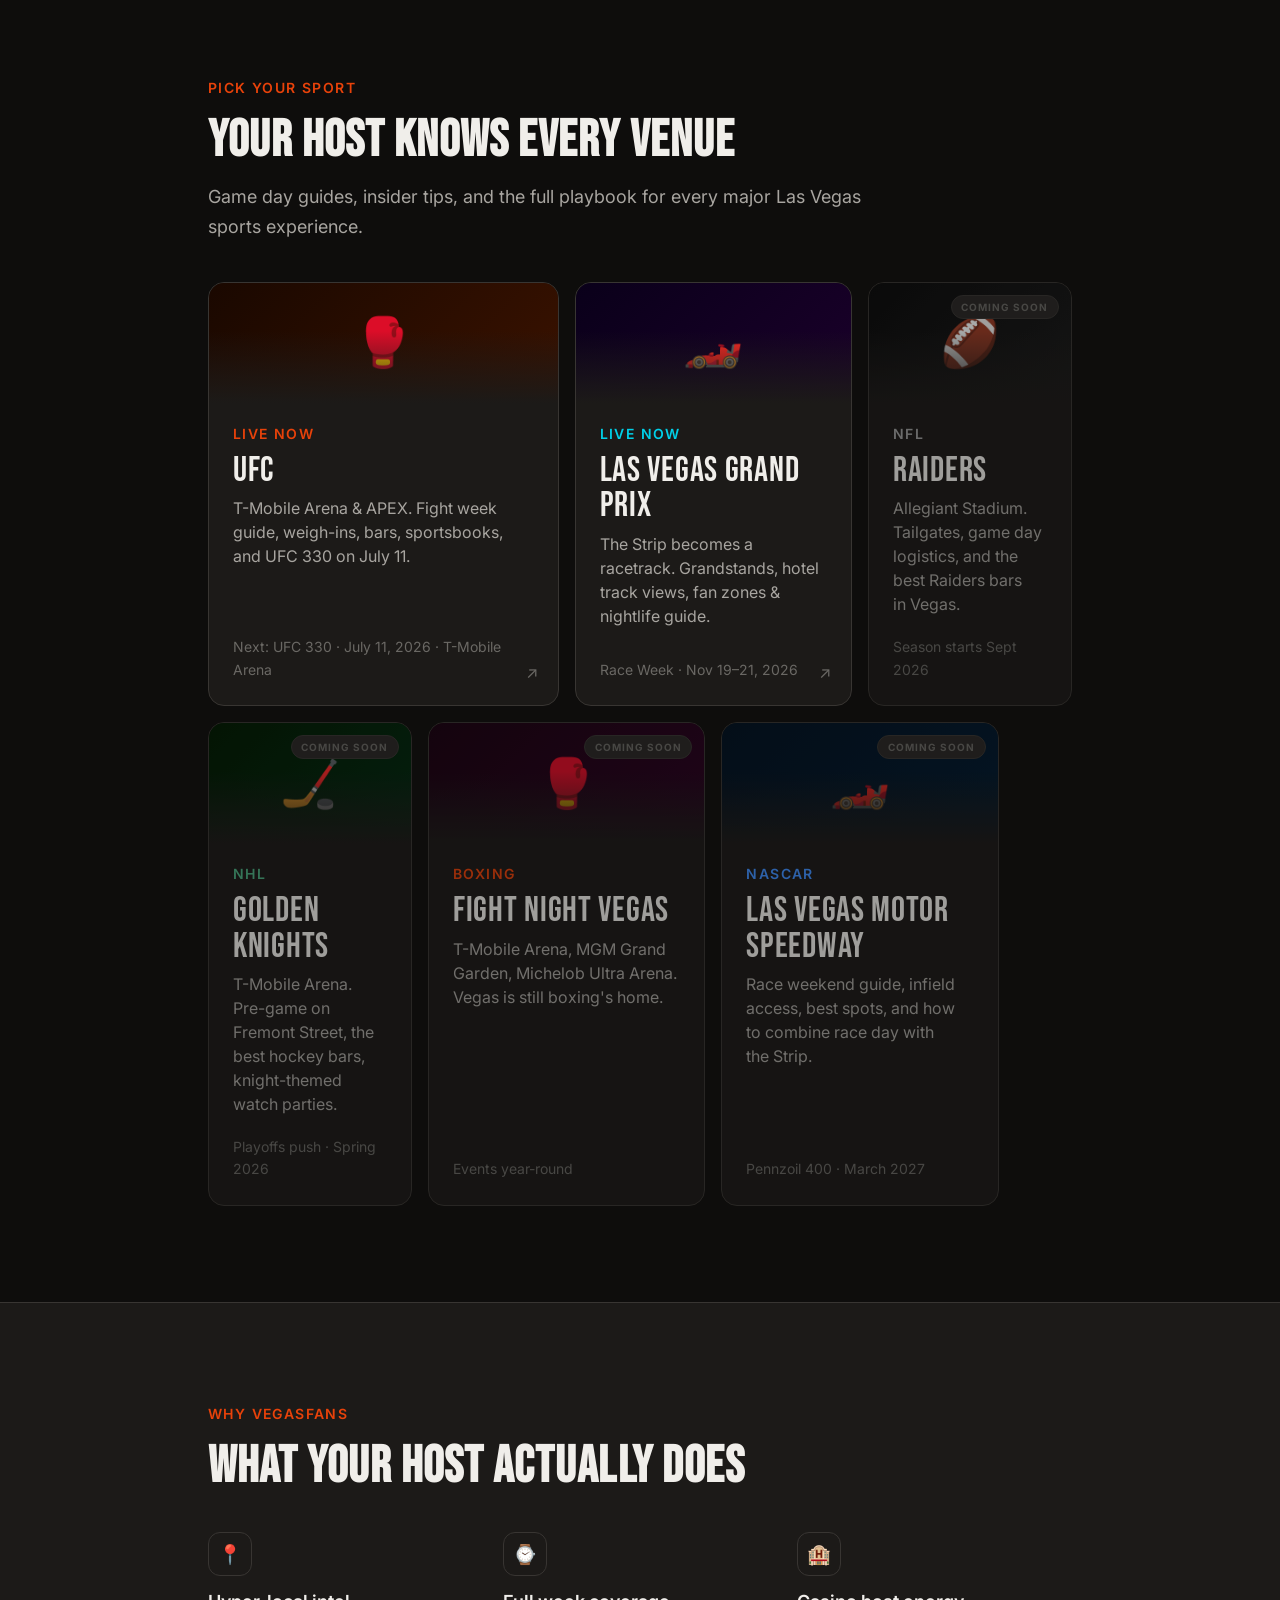
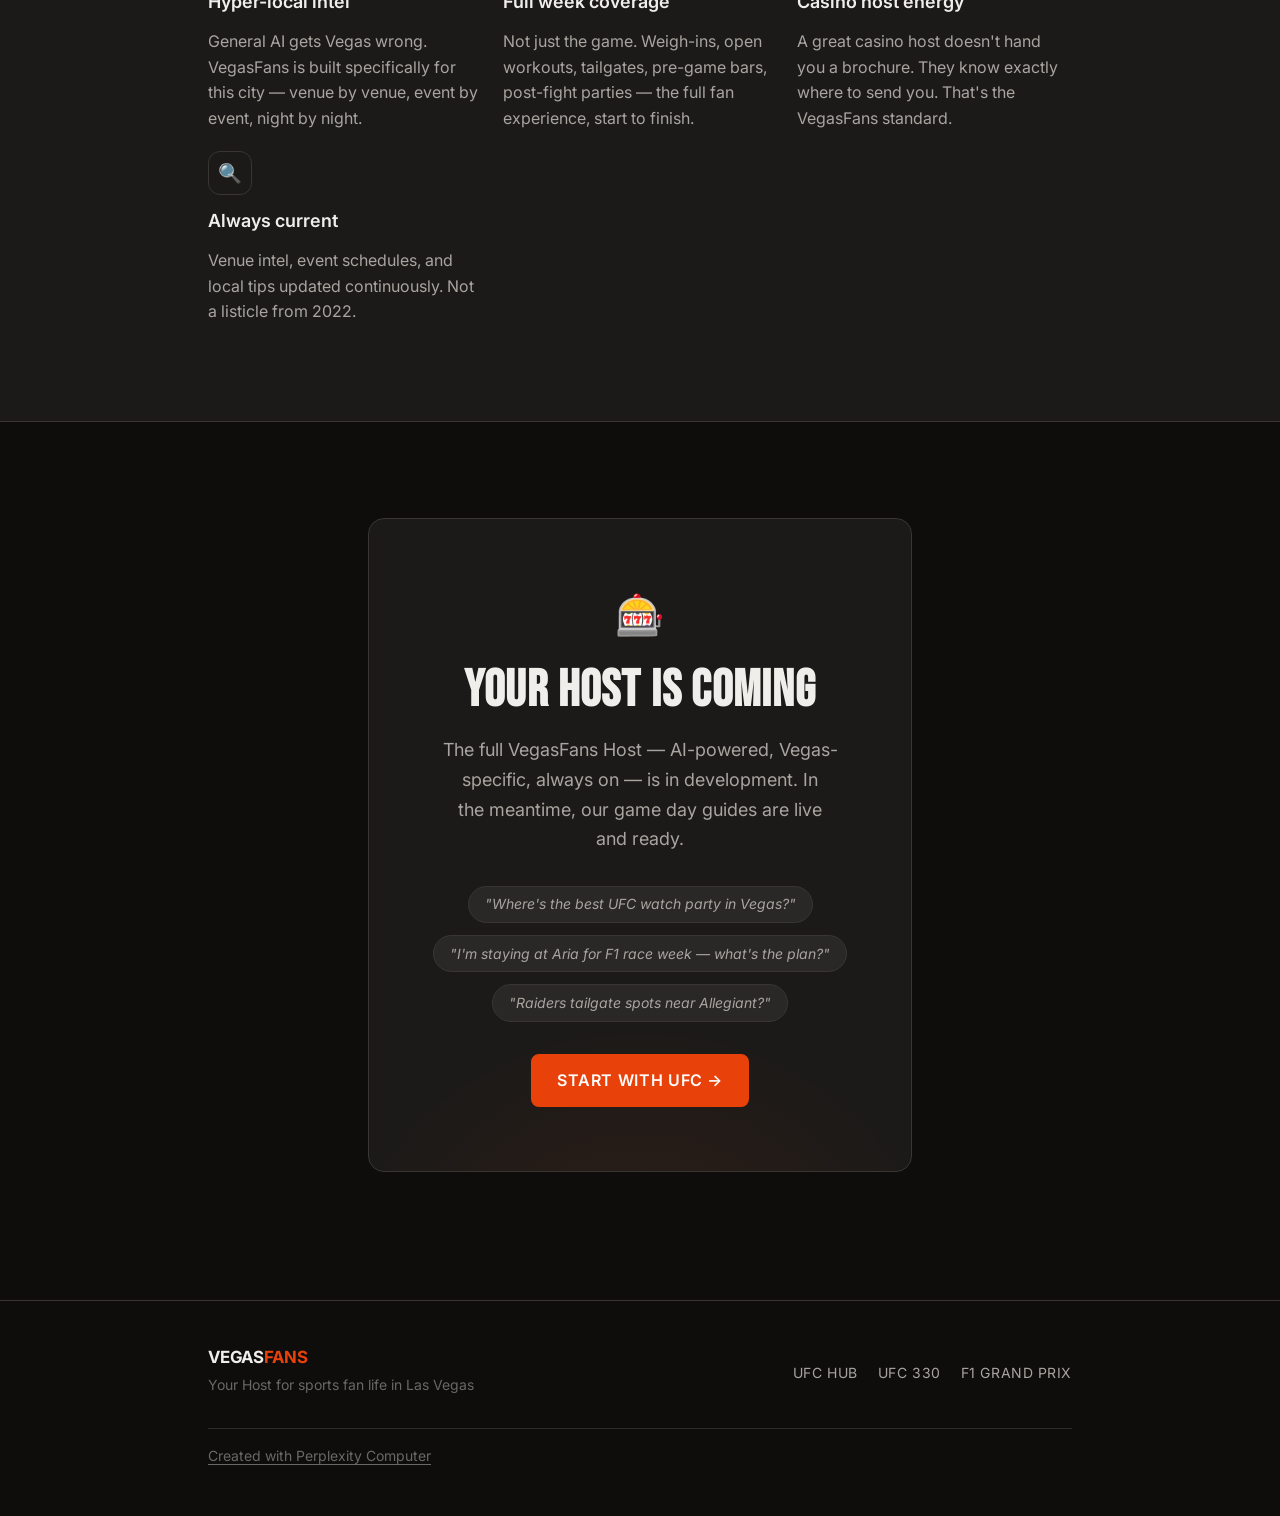
<file: home.html>
<!DOCTYPE html>
<html lang="en" data-theme="dark">
<head>
<!--
   ______                            __
  / ____/___  ____ ___  ____  __  __/ /____  _____
 / /   / __ \/ __ `__ \/ __ \/ / / / __/ _ \/ ___/
/ /___/ /_/ / / / / / / /_/ / /_/ / /_/  __/ /
\____/\____/_/ /_/ /_/ .___/\__,_/\__/\___/_/
                    /_/
        Created with Perplexity Computer
        https://www.perplexity.ai/computer
-->
<meta name="generator" content="Perplexity Computer">
<meta name="author" content="Perplexity Computer">
<meta property="og:see_also" content="https://www.perplexity.ai/computer">
<link rel="author" href="https://www.perplexity.ai/computer">
<meta charset="UTF-8">
<meta name="viewport" content="width=device-width, initial-scale=1.0">
<title>VegasFans — Your Host for Sports Fan Life in Las Vegas</title>
<meta name="description" content="Vegas has a host for everything. Now it has one for sports fans. Game day guides, venue intel, tickets, hotels, and insider tips for every major Las Vegas sports event.">
<meta property="og:title" content="VegasFans — Your Host for Sports Fan Life in Las Vegas">
<meta property="og:description" content="Vegas has a host for everything. Now it has one for sports fans. UFC, Raiders, Golden Knights, F1, boxing — the insider game plan for visiting fans.">
<meta property="og:type" content="website">
<link rel="canonical" href="https://vegasfans.com">
<link rel="stylesheet" href="style.css">
<style>
  /* ── Homepage-specific styles ── */

  /* Hero — full viewport, centered */
  .home-hero {
    min-height: 100dvh;
    display: flex;
    flex-direction: column;
    justify-content: center;
    position: relative;
    overflow: hidden;
  }

  .home-hero__bg {
    position: absolute;
    inset: 0;
    background:
      radial-gradient(ellipse 70% 60% at 65% 35%, color-mix(in srgb, var(--color-primary) 14%, transparent) 0%, transparent 65%),
      radial-gradient(ellipse 50% 40% at 20% 75%, color-mix(in srgb, var(--color-gold) 8%, transparent) 0%, transparent 55%),
      radial-gradient(ellipse 80% 80% at 50% 50%, color-mix(in srgb, var(--color-primary) 4%, transparent) 0%, transparent 80%);
    pointer-events: none;
  }

  .home-hero__noise {
    position: absolute;
    inset: 0;
    opacity: 0.025;
    background-image: url("data:image/svg+xml,%3Csvg viewBox='0 0 256 256' xmlns='http://www.w3.org/2000/svg'%3E%3Cfilter id='noise'%3E%3CfeTurbulence type='fractalNoise' baseFrequency='0.9' numOctaves='4' stitchTiles='stitch'/%3E%3C/filter%3E%3Crect width='100%25' height='100%25' filter='url(%23noise)'/%3E%3C/svg%3E");
    background-size: 256px;
    pointer-events: none;
  }

  .home-hero__content {
    position: relative;
    z-index: 1;
    padding-block: clamp(var(--space-16), 12vw, var(--space-32));
  }

  .home-hero__kicker {
    display: inline-flex;
    align-items: center;
    gap: var(--space-2);
    font-size: var(--text-xs);
    font-weight: 600;
    letter-spacing: 0.14em;
    text-transform: uppercase;
    color: var(--color-gold);
    margin-bottom: var(--space-5);
  }

  .home-hero__title {
    font-family: var(--font-display);
    font-size: clamp(3.5rem, 1rem + 8vw, 8rem);
    letter-spacing: 0.01em;
    line-height: 0.92;
    color: var(--color-text);
    margin-bottom: var(--space-6);
    max-width: 16ch;
  }

  .home-hero__title .line-accent {
    color: var(--color-primary);
    display: block;
  }

  .home-hero__tagline {
    font-size: var(--text-lg);
    color: var(--color-text-muted);
    max-width: 46ch;
    line-height: 1.5;
    margin-bottom: var(--space-10);
  }

  .home-hero__tagline strong {
    color: var(--color-text);
    font-weight: 500;
  }

  /* Host chat widget */
  .host-widget {
    max-width: 600px;
    background: var(--color-surface);
    border: 1px solid var(--color-border);
    border-radius: var(--radius-xl);
    overflow: hidden;
    box-shadow: var(--shadow-lg);
  }

  .host-widget__header {
    display: flex;
    align-items: center;
    gap: var(--space-3);
    padding: var(--space-4) var(--space-5);
    border-bottom: 1px solid var(--color-border);
    background: var(--color-surface-2);
  }

  .host-widget__avatar {
    width: 32px;
    height: 32px;
    border-radius: 50%;
    background: var(--color-primary);
    display: flex;
    align-items: center;
    justify-content: center;
    flex-shrink: 0;
    font-size: 0.9rem;
  }

  .host-widget__name {
    font-weight: 600;
    font-size: var(--text-sm);
    color: var(--color-text);
  }

  .host-widget__status {
    font-size: var(--text-xs);
    color: var(--color-text-faint);
    display: flex;
    align-items: center;
    gap: var(--space-1);
  }

  .host-widget__status::before {
    content: '';
    width: 6px;
    height: 6px;
    border-radius: 50%;
    background: var(--color-text-faint);
    display: inline-block;
  }

  .host-widget__status.soon::before {
    background: var(--color-gold);
  }

  .host-widget__body {
    padding: var(--space-5);
  }

  .host-widget__prompt {
    font-size: var(--text-sm);
    color: var(--color-text-muted);
    margin-bottom: var(--space-4);
    line-height: 1.5;
  }

  .host-widget__suggestions {
    display: flex;
    flex-wrap: wrap;
    gap: var(--space-2);
    margin-bottom: var(--space-4);
  }

  .host-widget__suggestion {
    font-size: var(--text-xs);
    color: var(--color-text-muted);
    background: var(--color-surface-offset);
    border: 1px solid var(--color-border);
    border-radius: var(--radius-full);
    padding: 0.35rem 0.85rem;
    cursor: default;
    transition: border-color var(--transition-interactive);
  }

  .host-widget__suggestion:hover {
    border-color: var(--color-primary);
    color: var(--color-text);
  }

  .host-widget__input-row {
    display: flex;
    gap: var(--space-2);
  }

  .host-widget__input {
    flex: 1;
    background: var(--color-surface-offset);
    border: 1px solid var(--color-border);
    border-radius: var(--radius-md);
    padding: 0.65rem var(--space-4);
    font-size: var(--text-sm);
    color: var(--color-text-faint);
    cursor: not-allowed;
    font-style: italic;
  }

  .host-widget__send {
    background: var(--color-primary);
    color: #fff;
    border: none;
    border-radius: var(--radius-md);
    padding: 0.65rem var(--space-5);
    font-size: var(--text-sm);
    font-weight: 600;
    letter-spacing: 0.04em;
    cursor: not-allowed;
    opacity: 0.6;
    text-transform: uppercase;
  }

  /* Sports grid */
  .sports-grid {
    display: grid;
    grid-template-columns: repeat(12, 1fr);
    gap: var(--space-4);
  }

  .sport-card {
    background: var(--color-surface);
    border: 1px solid var(--color-border);
    border-radius: var(--radius-xl);
    overflow: hidden;
    position: relative;
    display: flex;
    flex-direction: column;
    transition: border-color var(--transition-interactive), transform var(--transition-interactive), box-shadow var(--transition-interactive);
    text-decoration: none;
  }

  .sport-card:hover {
    border-color: var(--color-primary);
    transform: translateY(-3px);
    box-shadow: var(--shadow-lg);
  }

  .sport-card--coming {
    opacity: 0.65;
    pointer-events: none;
  }

  .sport-card--coming:hover {
    transform: none;
    border-color: var(--color-border);
    box-shadow: none;
  }

  /* Grid spans */
  .sport-card--featured { grid-column: span 5; }
  .sport-card--medium   { grid-column: span 4; }
  .sport-card--small    { grid-column: span 3; }

  @media (max-width: 900px) {
    .sport-card--featured,
    .sport-card--medium,
    .sport-card--small { grid-column: span 6; }
  }
  @media (max-width: 560px) {
    .sport-card--featured,
    .sport-card--medium,
    .sport-card--small { grid-column: span 12; }
  }

  .sport-card__visual {
    height: 120px;
    display: flex;
    align-items: center;
    justify-content: center;
    font-size: 3rem;
    position: relative;
    overflow: hidden;
  }

  .sport-card__visual::after {
    content: '';
    position: absolute;
    inset: 0;
    background: linear-gradient(to bottom, transparent 40%, var(--color-surface) 100%);
  }

  /* Sport color themes */
  .sport-card--ufc    .sport-card__visual { background: linear-gradient(135deg, #1a0800 0%, #3a1200 100%); }
  .sport-card--raiders .sport-card__visual { background: linear-gradient(135deg, #0a0a0a 0%, #1a1a1a 100%); }
  .sport-card--knights .sport-card__visual { background: linear-gradient(135deg, #001a00 0%, #002a10 100%); }
  .sport-card--f1     .sport-card__visual { background: linear-gradient(135deg, #0a001a 0%, #1a002a 100%); }
  .sport-card--boxing  .sport-card__visual { background: linear-gradient(135deg, #1a0010 0%, #2a0020 100%); }
  .sport-card--nascar  .sport-card__visual { background: linear-gradient(135deg, #001020 0%, #001a30 100%); }

  .sport-card__body {
    padding: var(--space-5) var(--space-6) var(--space-6);
    flex: 1;
    display: flex;
    flex-direction: column;
    gap: var(--space-2);
  }

  .sport-card__label {
    font-size: var(--text-xs);
    font-weight: 600;
    letter-spacing: 0.1em;
    text-transform: uppercase;
    color: var(--color-primary);
  }

  .sport-card--raiders .sport-card__label { color: #a0a0a0; }
  .sport-card--knights .sport-card__label { color: #4CAF82; }
  .sport-card--f1      .sport-card__label { color: #00d0e8; }
  .sport-card--boxing  .sport-card__label { color: var(--color-primary); }
  .sport-card--nascar  .sport-card__label { color: #4090ff; }

  .sport-card__name {
    font-family: var(--font-display);
    font-size: var(--text-xl);
    letter-spacing: 0.02em;
    line-height: 1;
    color: var(--color-text);
  }

  .sport-card__next {
    font-size: var(--text-xs);
    color: var(--color-text-faint);
    margin-top: auto;
    padding-top: var(--space-3);
  }

  .sport-card__coming-badge {
    position: absolute;
    top: var(--space-3);
    right: var(--space-3);
    font-size: 10px;
    font-weight: 700;
    letter-spacing: 0.1em;
    text-transform: uppercase;
    background: var(--color-surface-offset);
    color: var(--color-text-faint);
    border: 1px solid var(--color-border);
    border-radius: var(--radius-full);
    padding: 0.2rem 0.6rem;
    z-index: 1;
  }

  .sport-card__arrow {
    position: absolute;
    bottom: var(--space-5);
    right: var(--space-5);
    color: var(--color-text-faint);
    font-size: 1rem;
    transition: color var(--transition-interactive), transform var(--transition-interactive);
  }

  .sport-card:hover .sport-card__arrow {
    color: var(--color-primary);
    transform: translate(2px, -2px);
  }

  /* Why VegasFans section */
  .why-grid {
    display: grid;
    grid-template-columns: repeat(auto-fill, minmax(240px, 1fr));
    gap: var(--space-5);
  }

  .why-item {
    display: flex;
    flex-direction: column;
    gap: var(--space-3);
  }

  .why-item__icon {
    width: 44px;
    height: 44px;
    background: var(--color-surface);
    border: 1px solid var(--color-border);
    border-radius: var(--radius-lg);
    display: flex;
    align-items: center;
    justify-content: center;
    font-size: 1.2rem;
    flex-shrink: 0;
  }

  .why-item__title {
    font-weight: 600;
    font-size: var(--text-base);
    color: var(--color-text);
  }

  .why-item__desc {
    font-size: var(--text-sm);
    color: var(--color-text-muted);
    line-height: 1.6;
  }

  /* Scroll indicator */
  .scroll-hint {
    position: absolute;
    bottom: var(--space-8);
    left: 50%;
    transform: translateX(-50%);
    display: flex;
    flex-direction: column;
    align-items: center;
    gap: var(--space-2);
    color: var(--color-text-faint);
    font-size: var(--text-xs);
    letter-spacing: 0.08em;
    text-transform: uppercase;
    animation: bounce 2s ease-in-out infinite;
  }

  @keyframes bounce {
    0%, 100% { transform: translateX(-50%) translateY(0); }
    50% { transform: translateX(-50%) translateY(6px); }
  }
</style>
<script type="application/ld+json">
{
  "@context": "https://schema.org",
  "@type": "WebSite",
  "name": "VegasFans",
  "url": "https://vegasfans.com",
  "description": "The AI-powered Host for visiting sports fans in Las Vegas.",
  "creator": { "@type": "SoftwareApplication", "name": "Perplexity Computer", "url": "https://www.perplexity.ai/computer" }
}
</script>
</head>
<body>

<!-- HEADER -->
<header class="site-header">
  <div class="container site-header__inner">
    <a href="home.html" class="site-logo" aria-label="VegasFans home">
      <svg width="32" height="32" viewBox="0 0 32 32" fill="none" aria-hidden="true">
        <rect width="32" height="32" rx="6" fill="currentColor" opacity="0.08"/>
        <polygon points="16,4 26,12 22,26 10,26 6,12" fill="none" stroke="#e8420a" stroke-width="2" stroke-linejoin="round"/>
        <polygon points="16,8 22,14 19.5,22 12.5,22 10,14" fill="#e8420a" opacity="0.2"/>
        <line x1="16" y1="4" x2="16" y2="26" stroke="#e8420a" stroke-width="1.5" opacity="0.5"/>
        <circle cx="16" cy="16" r="3" fill="#e8420a"/>
      </svg>
      <span class="site-logo__wordmark">VEGAS<span>FANS</span></span>
    </a>
    <nav class="site-nav" id="main-nav" aria-label="Main navigation">
      <a href="index.html">UFC</a>
      <a href="#sports">Sports</a>
      <a href="#host">The Host</a>
    </nav>
    <div class="header-actions">
      <button class="theme-toggle" data-theme-toggle aria-label="Switch to light mode">
        <svg width="18" height="18" viewBox="0 0 24 24" fill="none" stroke="currentColor" stroke-width="2"><path d="M21 12.79A9 9 0 1 1 11.21 3 7 7 0 0 0 21 12.79z"/></svg>
      </button>
      <button class="mobile-menu-btn" aria-label="Toggle menu" onclick="document.getElementById('main-nav').classList.toggle('open')">
        <svg width="22" height="22" viewBox="0 0 24 24" fill="none" stroke="currentColor" stroke-width="2"><path d="M3 12h18M3 6h18M3 18h18"/></svg>
      </button>
    </div>
  </div>
</header>

<!-- HOME HERO -->
<section class="home-hero">
  <div class="home-hero__bg"></div>
  <div class="home-hero__noise"></div>

  <div class="container home-hero__content">
    <p class="home-hero__kicker">&#x2605; Las Vegas Sports Fan Intelligence</p>
    <h1 class="home-hero__title">
      Vegas has a host
      <span class="line-accent">for everything.</span>
      Now it has one
      <span class="line-accent">for sports fans.</span>
    </h1>
    <p class="home-hero__tagline">
      <strong>VegasFans is your Host</strong> &mdash; like the best casino host you never had access to, but for game day. Where to go, how to get there, what to do, who to ask.
    </p>

    <!-- Host Chat Widget -->
    <div class="host-widget" id="host">
      <div class="host-widget__header">
        <div class="host-widget__avatar">&#x1F3B0;</div>
        <div>
          <div class="host-widget__name">Your VegasFans Host</div>
          <div class="host-widget__status soon">Coming soon</div>
        </div>
      </div>
      <div class="host-widget__body">
        <p class="host-widget__prompt">Ask your Host anything about sports fan life in Vegas &mdash; game day logistics, where to watch, tickets, hotels, weigh-ins, tailgates.</p>
        <div class="host-widget__suggestions">
          <span class="host-widget__suggestion">"Best bar for a Raiders game near the Strip?"</span>
          <span class="host-widget__suggestion">"Where do UFC fighters do open workouts?"</span>
          <span class="host-widget__suggestion">"Walking from Bellagio to T-Mobile Arena?"</span>
          <span class="host-widget__suggestion">"F1 hotel strategy for race week?"</span>
        </div>
        <div class="host-widget__input-row">
          <input class="host-widget__input" type="text" placeholder="Ask your Host&hellip; (coming soon)" disabled aria-label="Host chat input — coming soon">
          <button class="host-widget__send" disabled aria-label="Send message — coming soon">Ask</button>
        </div>
      </div>
    </div>
  </div>

  <div class="scroll-hint" aria-hidden="true">
    <svg width="16" height="16" viewBox="0 0 24 24" fill="none" stroke="currentColor" stroke-width="2"><path d="M12 5v14M5 12l7 7 7-7"/></svg>
    Explore
  </div>
</section>

<!-- SPORTS GRID -->
<section id="sports" style="padding-top:clamp(var(--space-16),8vw,var(--space-24));">
  <div class="container">
    <p class="section-label">Pick Your Sport</p>
    <h2 class="section-title">Your Host Knows Every Venue</h2>
    <p class="section-intro" style="margin-bottom:var(--space-10);">Game day guides, insider tips, and the full playbook for every major Las Vegas sports experience.</p>

    <div class="sports-grid">

      <!-- UFC — featured -->
      <a href="index.html" class="sport-card sport-card--ufc sport-card--featured" aria-label="UFC in Las Vegas guide">
        <div class="sport-card__visual">&#x1F94A;</div>
        <div class="sport-card__body">
          <div class="sport-card__label">Live Now</div>
          <div class="sport-card__name">UFC</div>
          <p style="font-size:var(--text-sm);color:var(--color-text-muted);line-height:1.5;">T-Mobile Arena &amp; APEX. Fight week guide, weigh-ins, bars, sportsbooks, and UFC 330 on July 11.</p>
          <div class="sport-card__next">Next: UFC 330 &middot; July 11, 2026 &middot; T-Mobile Arena</div>
        </div>
        <span class="sport-card__arrow" aria-hidden="true">&#x2197;</span>
      </a>

      <!-- F1 — active -->
      <a href="f1.html" class="sport-card sport-card--f1 sport-card--medium" aria-label="F1 Las Vegas Grand Prix guide">
        <div class="sport-card__visual">&#x1F3CE;&#xFE0F;</div>
        <div class="sport-card__body">
          <div class="sport-card__label">Live Now</div>
          <div class="sport-card__name">Las Vegas Grand Prix</div>
          <p style="font-size:var(--text-sm);color:var(--color-text-muted);line-height:1.5;">The Strip becomes a racetrack. Grandstands, hotel track views, fan zones &amp; nightlife guide.</p>
          <div class="sport-card__next">Race Week &middot; Nov 19&ndash;21, 2026</div>
        </div>
        <span class="sport-card__arrow" aria-hidden="true">&#x2197;</span>
      </a>

      <!-- Raiders -->
      <div class="sport-card sport-card--raiders sport-card--small sport-card--coming" aria-label="Las Vegas Raiders — coming soon">
        <span class="sport-card__coming-badge">Coming Soon</span>
        <div class="sport-card__visual">&#x1F3C8;</div>
        <div class="sport-card__body">
          <div class="sport-card__label">NFL</div>
          <div class="sport-card__name">Raiders</div>
          <p style="font-size:var(--text-sm);color:var(--color-text-muted);line-height:1.5;">Allegiant Stadium. Tailgates, game day logistics, and the best Raiders bars in Vegas.</p>
          <div class="sport-card__next">Season starts Sept 2026</div>
        </div>
      </div>

      <!-- Golden Knights -->
      <div class="sport-card sport-card--knights sport-card--small sport-card--coming" aria-label="Vegas Golden Knights — coming soon">
        <span class="sport-card__coming-badge">Coming Soon</span>
        <div class="sport-card__visual">&#x1F3D2;</div>
        <div class="sport-card__body">
          <div class="sport-card__label">NHL</div>
          <div class="sport-card__name">Golden Knights</div>
          <p style="font-size:var(--text-sm);color:var(--color-text-muted);line-height:1.5;">T-Mobile Arena. Pre-game on Fremont Street, the best hockey bars, knight-themed watch parties.</p>
          <div class="sport-card__next">Playoffs push &middot; Spring 2026</div>
        </div>
      </div>

      <!-- Boxing -->
      <div class="sport-card sport-card--boxing sport-card--medium sport-card--coming" aria-label="Boxing in Las Vegas — coming soon">
        <span class="sport-card__coming-badge">Coming Soon</span>
        <div class="sport-card__visual">&#x1F94A;</div>
        <div class="sport-card__body">
          <div class="sport-card__label">Boxing</div>
          <div class="sport-card__name">Fight Night Vegas</div>
          <p style="font-size:var(--text-sm);color:var(--color-text-muted);line-height:1.5;">T-Mobile Arena, MGM Grand Garden, Michelob Ultra Arena. Vegas is still boxing's home.</p>
          <div class="sport-card__next">Events year-round</div>
        </div>
      </div>

      <!-- NASCAR -->
      <div class="sport-card sport-card--nascar sport-card--medium sport-card--coming" aria-label="NASCAR Las Vegas — coming soon">
        <span class="sport-card__coming-badge">Coming Soon</span>
        <div class="sport-card__visual">&#x1F3CE;&#xFE0F;</div>
        <div class="sport-card__body">
          <div class="sport-card__label">NASCAR</div>
          <div class="sport-card__name">Las Vegas Motor Speedway</div>
          <p style="font-size:var(--text-sm);color:var(--color-text-muted);line-height:1.5;">Race weekend guide, infield access, best spots, and how to combine race day with the Strip.</p>
          <div class="sport-card__next">Pennzoil 400 &middot; March 2027</div>
        </div>
      </div>

    </div>
  </div>
</section>

<!-- WHY VEGAFANS -->
<section style="background:var(--color-surface);border-top:1px solid var(--color-border);border-bottom:1px solid var(--color-border);">
  <div class="container">
    <p class="section-label">Why VegasFans</p>
    <h2 class="section-title">What Your Host Actually Does</h2>
    <div class="why-grid" style="margin-top:var(--space-10);">
      <div class="why-item">
        <div class="why-item__icon">&#x1F4CD;</div>
        <div class="why-item__title">Hyper-local intel</div>
        <p class="why-item__desc">General AI gets Vegas wrong. VegasFans is built specifically for this city — venue by venue, event by event, night by night.</p>
      </div>
      <div class="why-item">
        <div class="why-item__icon">&#x231A;</div>
        <div class="why-item__title">Full week coverage</div>
        <p class="why-item__desc">Not just the game. Weigh-ins, open workouts, tailgates, pre-game bars, post-fight parties — the full fan experience, start to finish.</p>
      </div>
      <div class="why-item">
        <div class="why-item__icon">&#x1F3E8;</div>
        <div class="why-item__title">Casino host energy</div>
        <p class="why-item__desc">A great casino host doesn't hand you a brochure. They know exactly where to send you. That's the VegasFans standard.</p>
      </div>
      <div class="why-item">
        <div class="why-item__icon">&#x1F50D;</div>
        <div class="why-item__title">Always current</div>
        <p class="why-item__desc">Venue intel, event schedules, and local tips updated continuously. Not a listicle from 2022.</p>
      </div>
    </div>
  </div>
</section>

<!-- HOST CTA -->
<section>
  <div class="container container--narrow">
    <div class="host-cta">
      <div class="host-cta__icon">&#x1F3B0;</div>
      <h2 class="host-cta__title">Your Host Is Coming</h2>
      <p class="host-cta__desc">The full VegasFans Host &mdash; AI-powered, Vegas-specific, always on &mdash; is in development. In the meantime, our game day guides are live and ready.</p>
      <div class="host-cta__examples">
        <span class="host-cta__example">"Where's the best UFC watch party in Vegas?"</span>
        <span class="host-cta__example">"I'm staying at Aria for F1 race week — what's the plan?"</span>
        <span class="host-cta__example">"Raiders tailgate spots near Allegiant?"</span>
      </div>
      <a href="index.html" class="btn btn--primary">Start with UFC &rarr;</a>
    </div>
  </div>
</section>

<!-- FOOTER -->
<footer class="site-footer">
  <div class="container site-footer__inner">
    <div class="site-footer__left">
      <div class="site-footer__wordmark">VEGAS<span>FANS</span></div>
      <p class="site-footer__tagline">Your Host for sports fan life in Las Vegas</p>
    </div>
    <nav class="site-footer__links" aria-label="Footer navigation">
      <a href="index.html">UFC Hub</a>
      <a href="ufc-330.html">UFC 330</a>
      <a href="f1.html">F1 Grand Prix</a>
    </nav>
    <div class="site-footer__credit">
      <a href="https://www.perplexity.ai/computer" target="_blank" rel="noopener noreferrer">Created with Perplexity Computer</a>
    </div>
  </div>
</footer>

<script>
(function(){const t=document.querySelector('[data-theme-toggle]'),r=document.documentElement;let d=r.getAttribute('data-theme')||(matchMedia('(prefers-color-scheme:dark)').matches?'dark':'light');r.setAttribute('data-theme',d);if(t){t.innerHTML=d==='dark'?'<svg width="18" height="18" viewBox="0 0 24 24" fill="none" stroke="currentColor" stroke-width="2"><path d="M21 12.79A9 9 0 1 1 11.21 3 7 7 0 0 0 21 12.79z"/></svg>':'<svg width="18" height="18" viewBox="0 0 24 24" fill="none" stroke="currentColor" stroke-width="2"><circle cx="12" cy="12" r="5"/><path d="M12 1v2M12 21v2M4.22 4.22l1.42 1.42M18.36 18.36l1.42 1.42M1 12h2M21 12h2M4.22 19.78l1.42-1.42M18.36 5.64l1.42-1.42"/></svg>';t.addEventListener('click',()=>{d=d==='dark'?'light':'dark';r.setAttribute('data-theme',d);t.innerHTML=d==='dark'?'<svg width="18" height="18" viewBox="0 0 24 24" fill="none" stroke="currentColor" stroke-width="2"><path d="M21 12.79A9 9 0 1 1 11.21 3 7 7 0 0 0 21 12.79z"/></svg>':'<svg width="18" height="18" viewBox="0 0 24 24" fill="none" stroke="currentColor" stroke-width="2"><circle cx="12" cy="12" r="5"/><path d="M12 1v2M12 21v2M4.22 4.22l1.42 1.42M18.36 18.36l1.42 1.42M1 12h2M21 12h2M4.22 19.78l1.42-1.42M18.36 5.64l1.42-1.42"/></svg>'});}})();
</script>
</body>
</html>
</file>
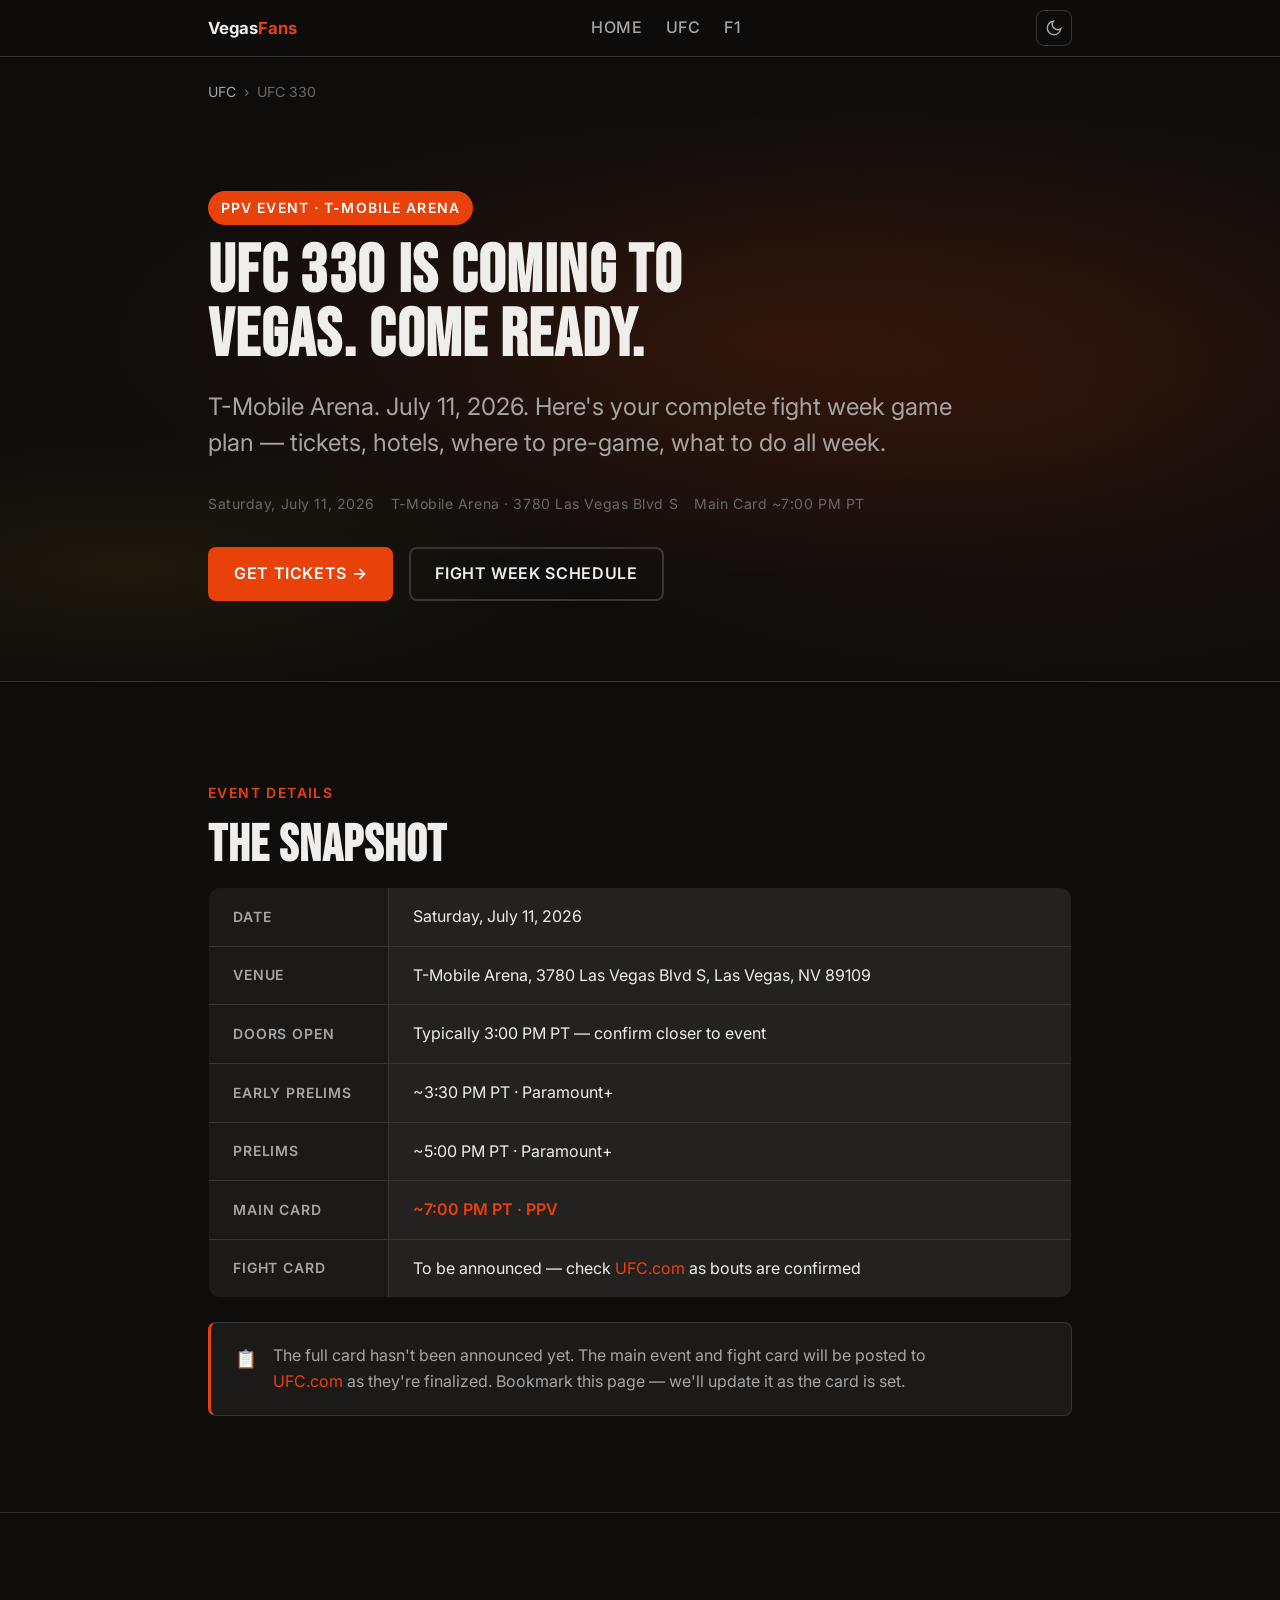
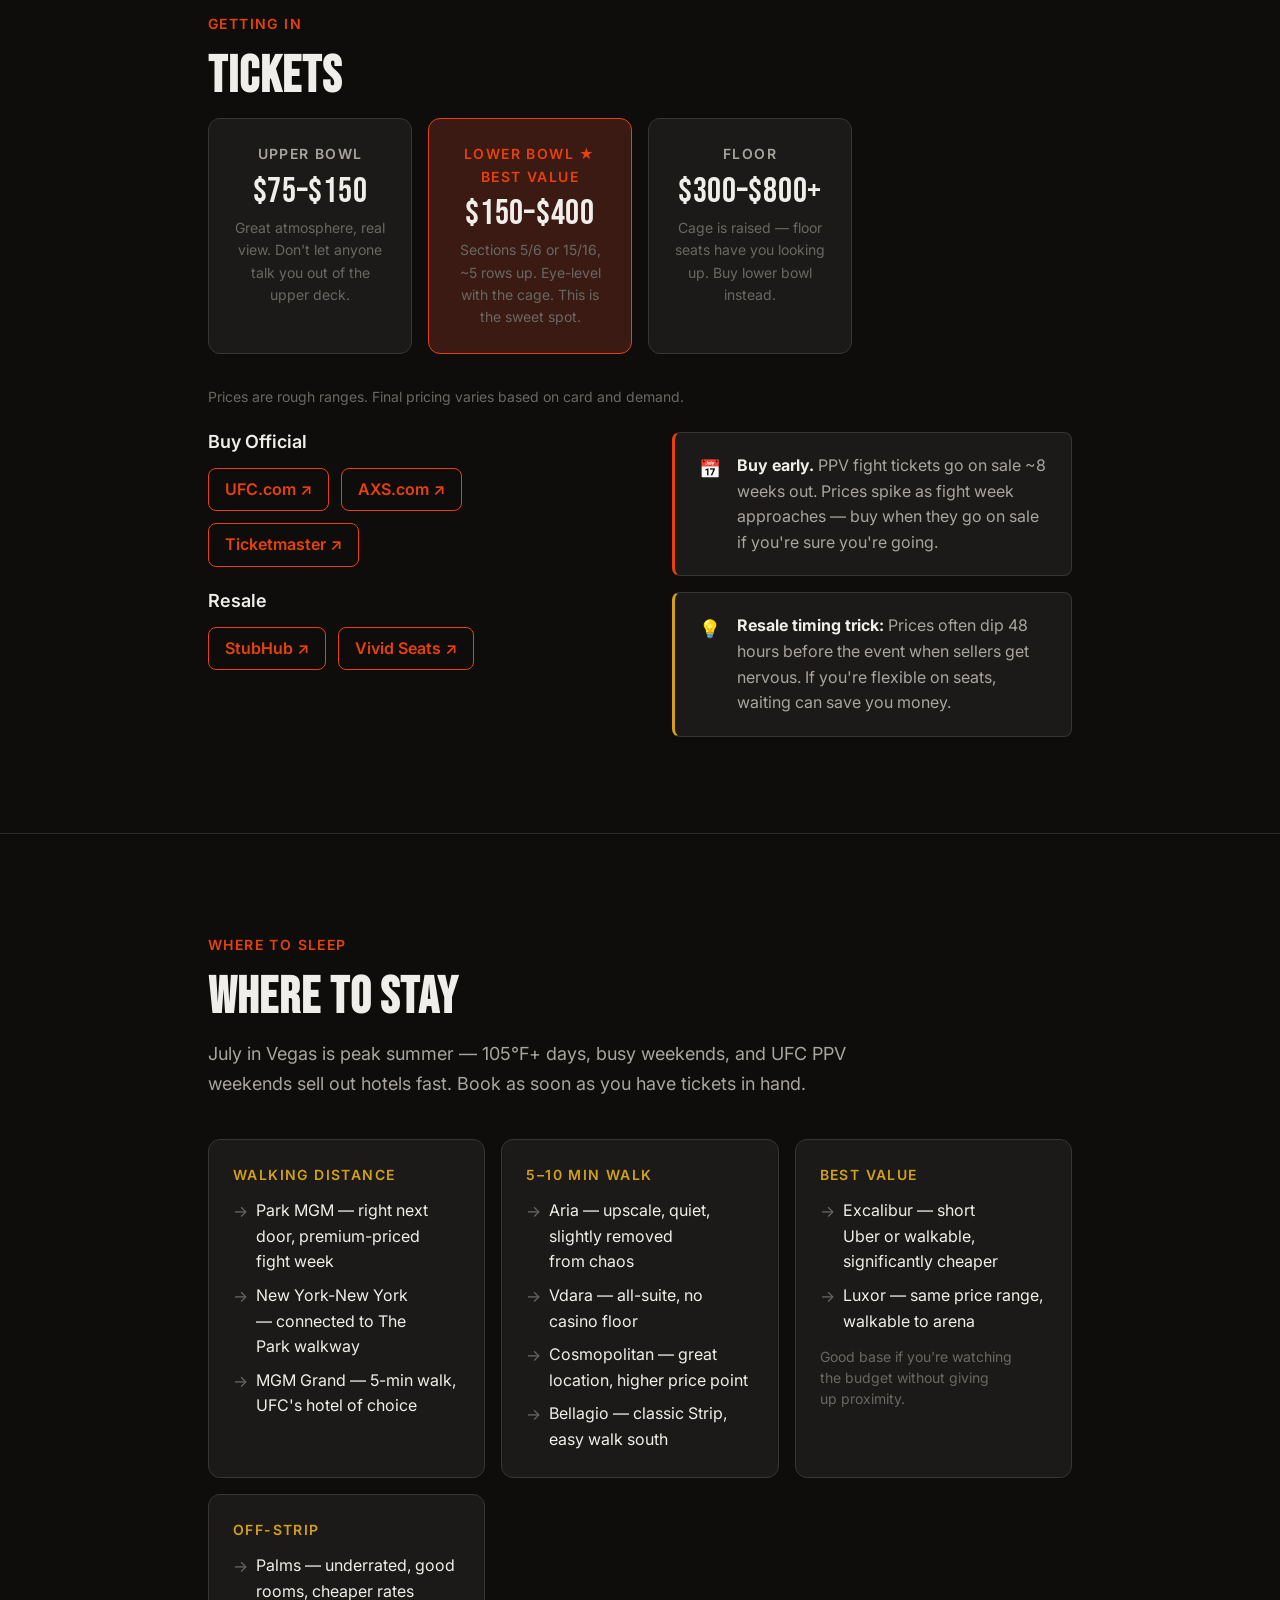
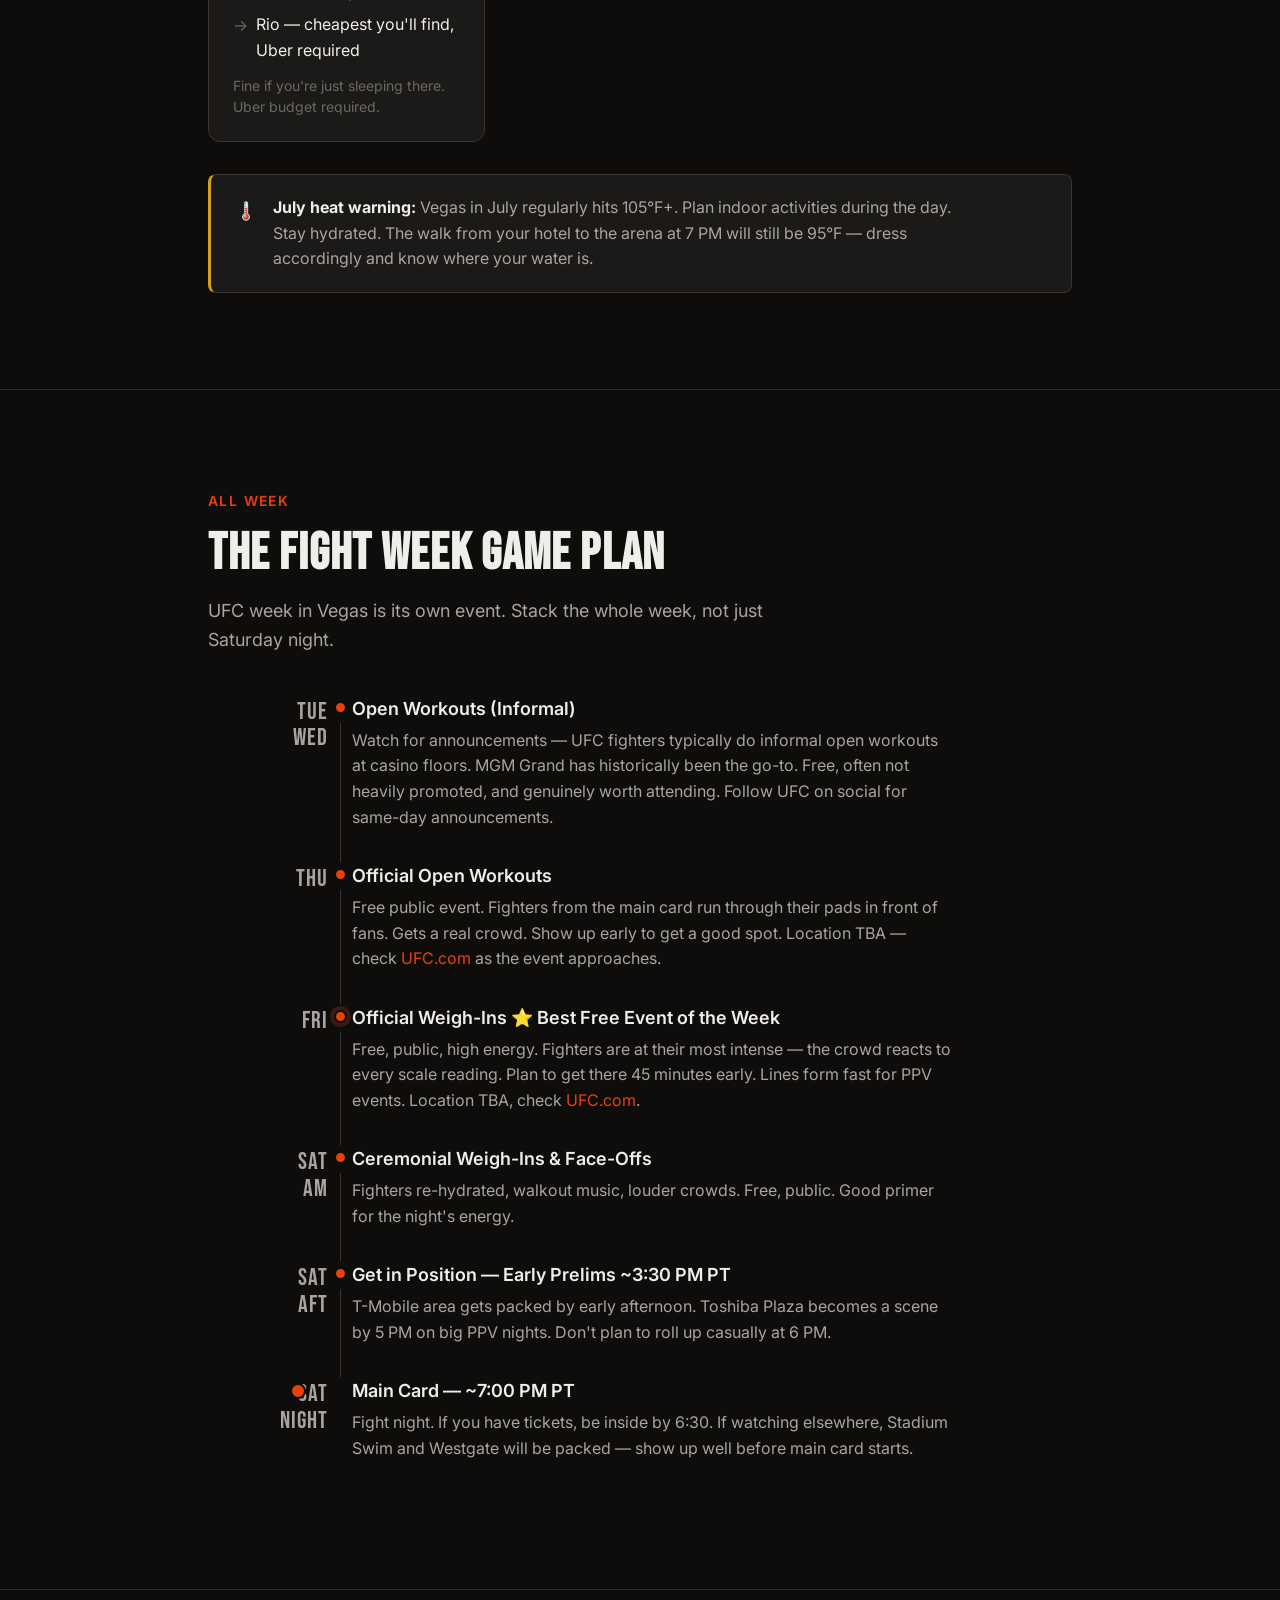
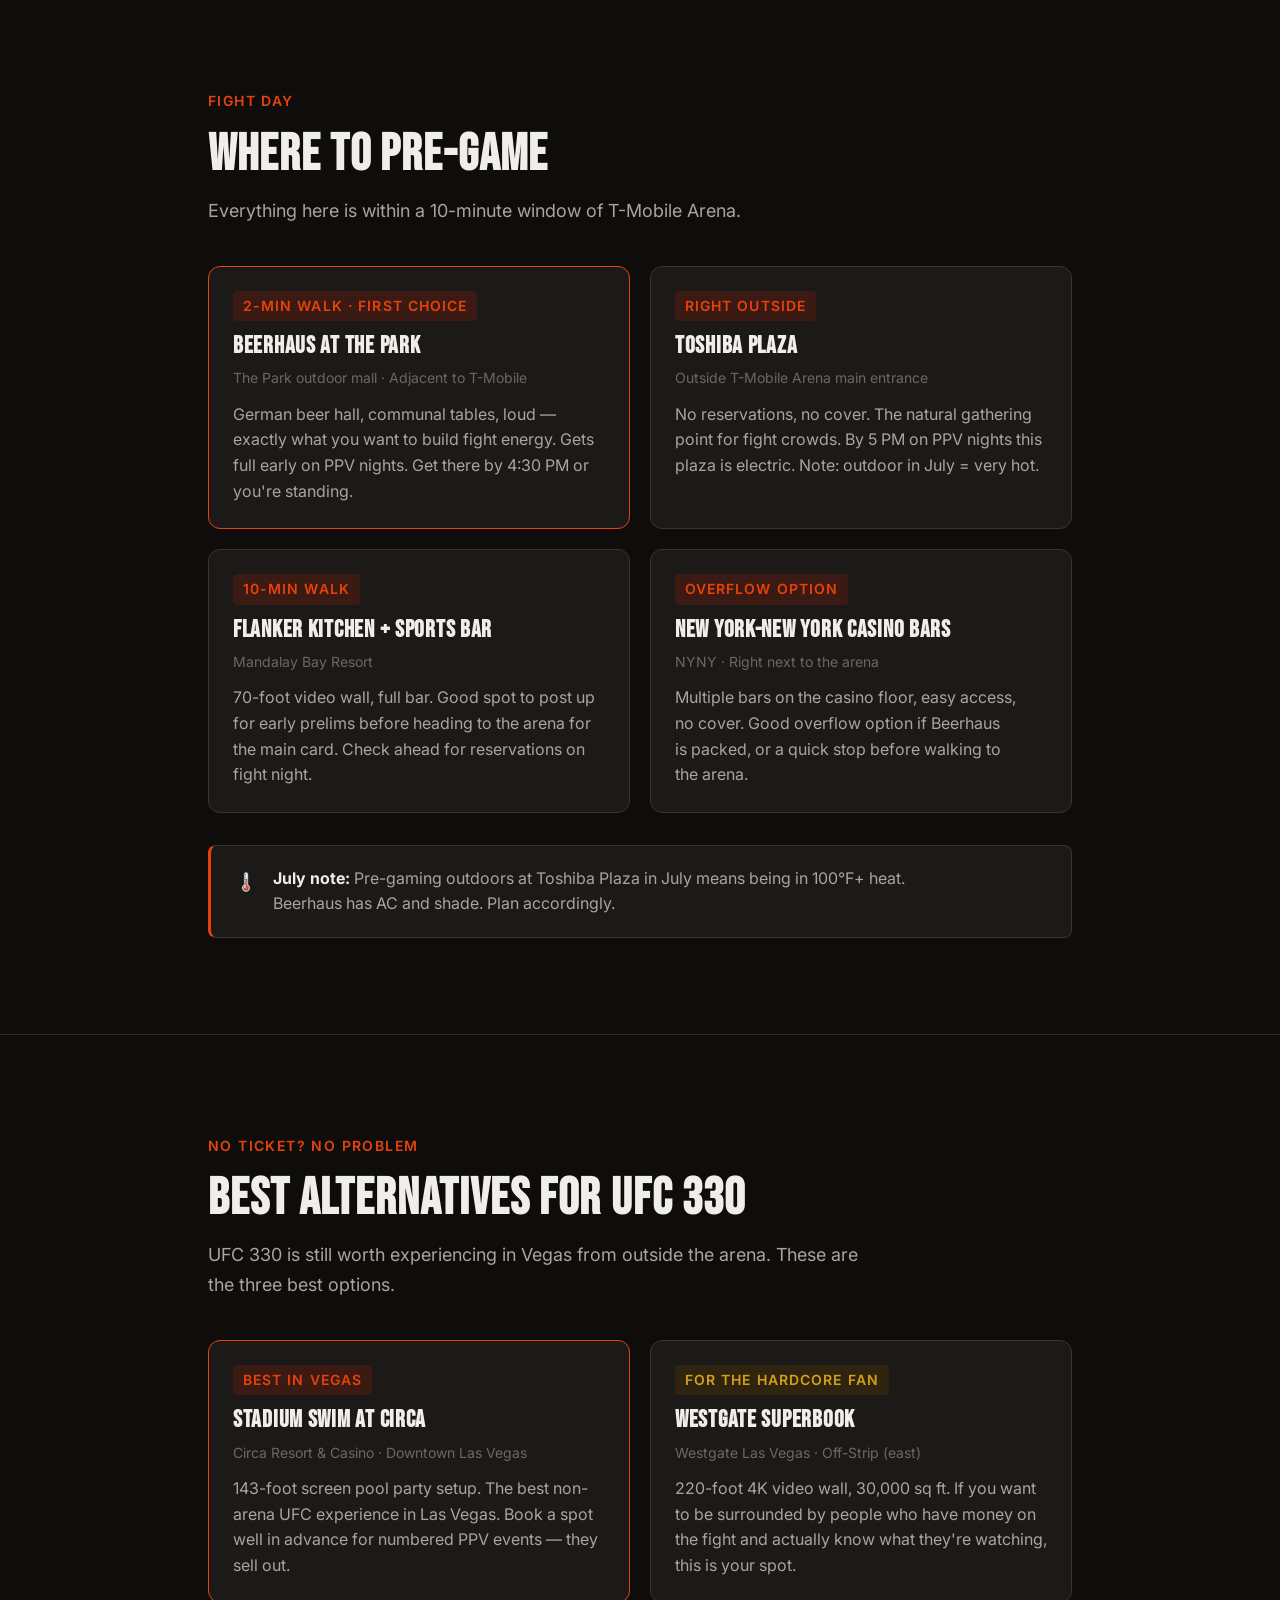
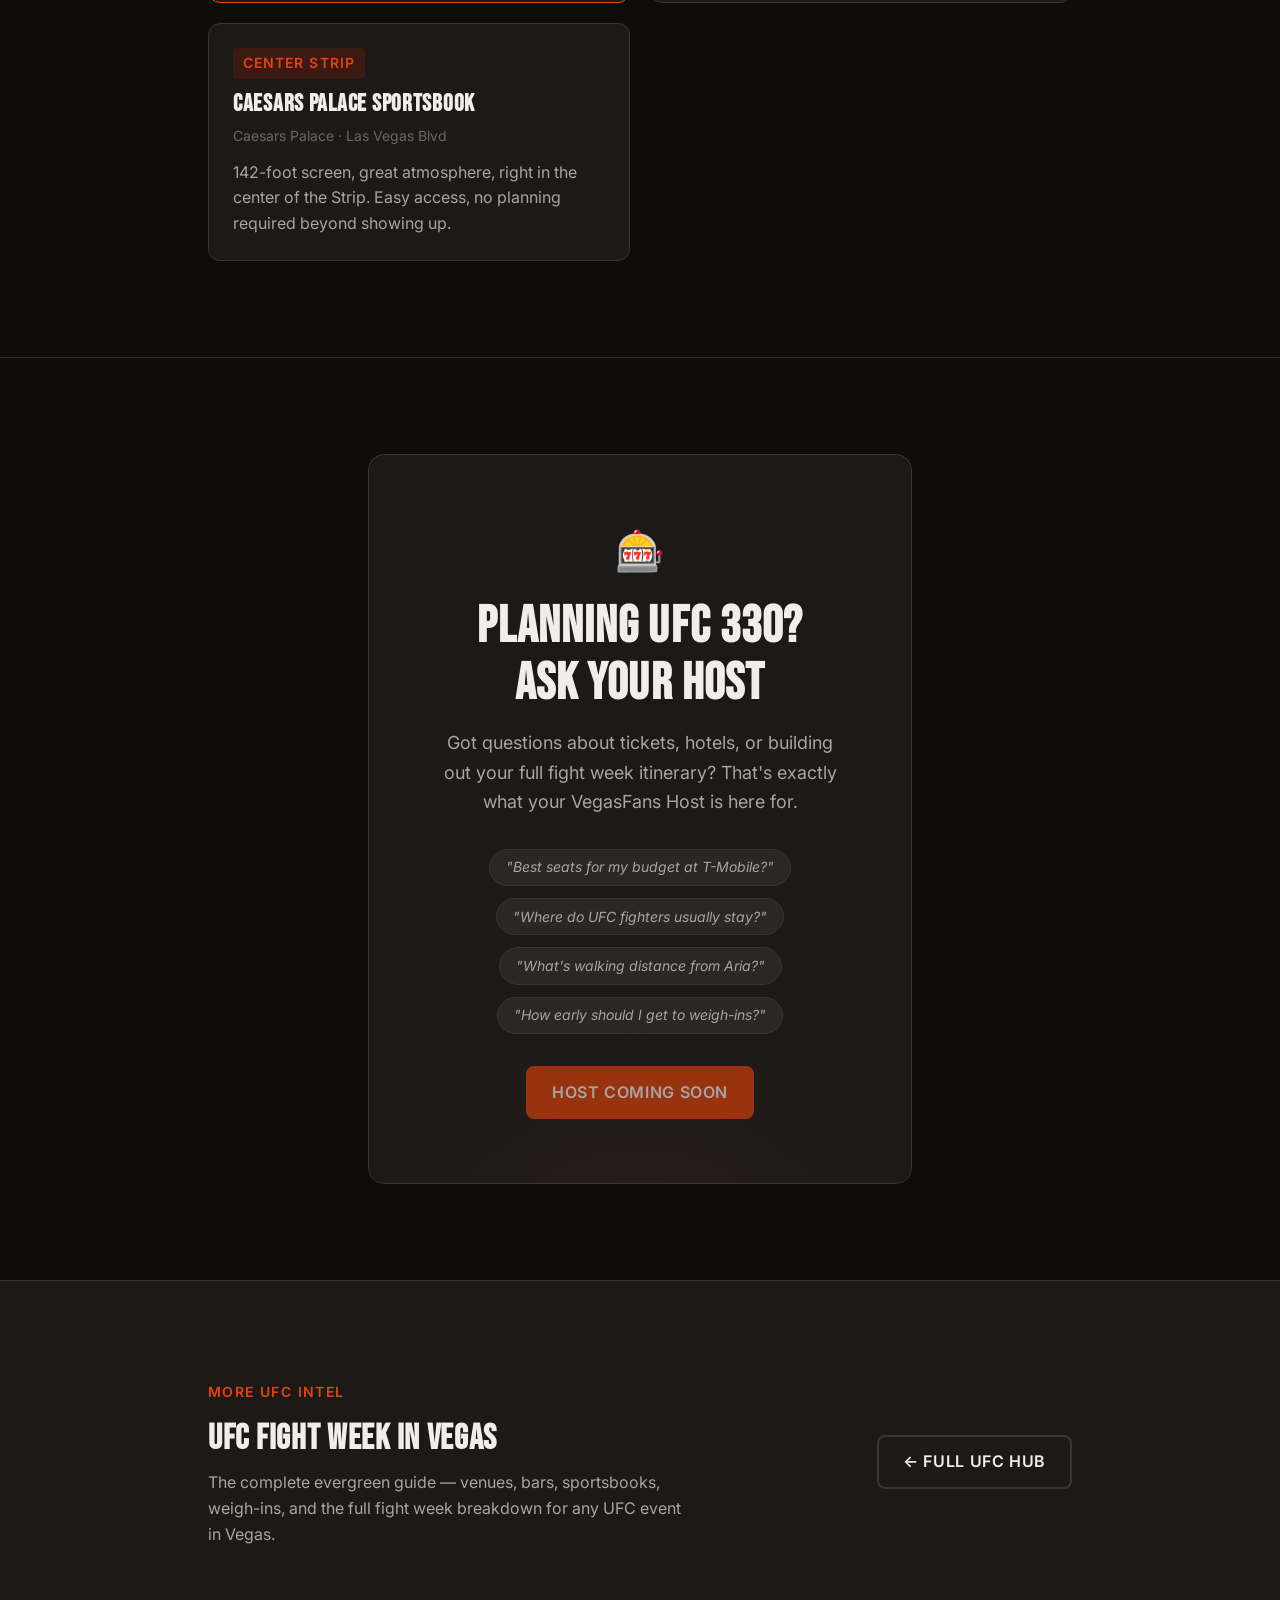
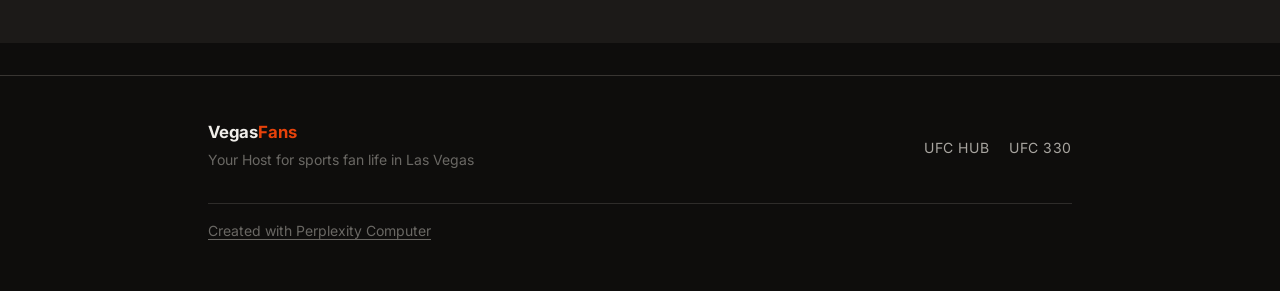
<file: ufc-330.html>
<!DOCTYPE html>
<html lang="en" data-theme="dark">
<head>
<!--
   ______                            __
  / ____/___  ____ ___  ____  __  __/ /____  _____
 / /   / __ \/ __ `__ \/ __ \/ / / / __/ _ \/ ___/
/ /___/ /_/ / / / / / / /_/ / /_/ / /_/  __/ /
\____/\____/_/ /_/ /_/ .___/\__,_/\__/\___/_/
                    /_/
        Created with Perplexity Computer
        https://www.perplexity.ai/computer
-->
<meta name="generator" content="Perplexity Computer">
<meta name="author" content="Perplexity Computer">
<meta property="og:see_also" content="https://www.perplexity.ai/computer">
<link rel="author" href="https://www.perplexity.ai/computer">
<meta charset="UTF-8">
<meta name="viewport" content="width=device-width, initial-scale=1.0">
<title>UFC 330 Las Vegas — Complete Fight Week Playbook | VegasFans</title>
<meta name="description" content="UFC 330 hits T-Mobile Arena on July 11, 2026. Tickets, hotels, pre-game spots, weigh-ins, fight week schedule — your complete Las Vegas fight week game plan.">
<meta property="og:title" content="UFC 330 Las Vegas — Your Complete Fight Week Playbook">
<meta property="og:description" content="T-Mobile Arena. July 11, 2026. Tickets, hotels, pre-game bars, and the full fight week schedule.">
<meta property="og:type" content="article">
<link rel="canonical" href="https://vegasfans.com/ufc-330">
<link rel="stylesheet" href="style.css">
<script type="application/ld+json">
{"@context":"https://schema.org","@type":"Event","name":"UFC 330","startDate":"2026-07-11","location":{"@type":"Place","name":"T-Mobile Arena","address":{"@type":"PostalAddress","streetAddress":"3780 Las Vegas Blvd S","addressLocality":"Las Vegas","addressRegion":"NV","postalCode":"89109","addressCountry":"US"}},"organizer":{"@type":"Organization","name":"UFC"},"creator":{"@type":"SoftwareApplication","name":"Perplexity Computer","url":"https://www.perplexity.ai/computer"}}
</script>
</head>
<body>

<header class="site-header">
  <div class="container site-header__inner">
    <a href="/" class="site-logo" aria-label="VegasFans home">
      <span class="site-logo__wordmark">Vegas<span class="site-logo__accent">Fans</span></span>
    </a>
    <nav class="site-nav" id="main-nav" aria-label="Main navigation">
      <a href="/">Home</a>
      <a href="/ufc">UFC</a>
      <a href="/f1">F1</a>
    </nav>
    <div class="header-actions">
      <button class="theme-toggle" data-theme-toggle aria-label="Switch to light mode">
        <svg width="18" height="18" viewBox="0 0 24 24" fill="none" stroke="currentColor" stroke-width="2"><path d="M21 12.79A9 9 0 1 1 11.21 3 7 7 0 0 0 21 12.79z"/></svg>
      </button>
      <button class="mobile-menu-btn" aria-label="Toggle menu" onclick="document.getElementById('main-nav').classList.toggle('open')">
        <svg width="22" height="22" viewBox="0 0 24 24" fill="none" stroke="currentColor" stroke-width="2"><path d="M3 12h18M3 6h18M3 18h18"/></svg>
      </button>
    </div>
  </div>
</header>

<div class="container">
  <nav class="breadcrumb" aria-label="Breadcrumb">
    <a href="/ufc">UFC</a>
    <span class="breadcrumb__sep">&#x203A;</span>
    <span>UFC 330</span>
  </nav>
</div>

<div class="page-hero">
  <div class="hero__bg"></div>
  <div class="container" style="position:relative;z-index:1;">
    <div class="page-hero__event-badge">PPV Event &middot; T-Mobile Arena</div>
    <h1 class="page-hero__title">UFC 330 Is Coming to Vegas. Come Ready.</h1>
    <p class="page-hero__sub">T-Mobile Arena. July 11, 2026. Here's your complete fight week game plan &mdash; tickets, hotels, where to pre-game, what to do all week.</p>
    <div class="page-hero__meta">
      <span class="page-hero__meta-item">Saturday, July 11, 2026</span>
      <span class="page-hero__meta-item">T-Mobile Arena &middot; 3780 Las Vegas Blvd S</span>
      <span class="page-hero__meta-item">Main Card ~7:00 PM PT</span>
    </div>
    <div style="margin-top:var(--space-8);display:flex;flex-wrap:wrap;gap:var(--space-4);">
      <a href="#tickets" class="btn btn--primary">Get Tickets &rarr;</a>
      <a href="#gameplan" class="btn btn--outline">Fight Week Schedule</a>
    </div>
  </div>
</div>

<section>
  <div class="container">
    <p class="section-label">Event Details</p>
    <h2 class="section-title">The Snapshot</h2>
    <table class="snapshot-table" role="table" aria-label="UFC 330 event details">
      <tbody>
        <tr><td>Date</td><td>Saturday, July 11, 2026</td></tr>
        <tr><td>Venue</td><td>T-Mobile Arena, 3780 Las Vegas Blvd S, Las Vegas, NV 89109</td></tr>
        <tr><td>Doors Open</td><td>Typically 3:00 PM PT &mdash; confirm closer to event</td></tr>
        <tr><td>Early Prelims</td><td>~3:30 PM PT &middot; Paramount+</td></tr>
        <tr><td>Prelims</td><td>~5:00 PM PT &middot; Paramount+</td></tr>
        <tr class="highlight-row"><td>Main Card</td><td>~7:00 PM PT &middot; PPV</td></tr>
        <tr><td>Fight Card</td><td>To be announced &mdash; check <a href="https://www.ufc.com/events" target="_blank" rel="noopener noreferrer" style="color:var(--color-primary);">UFC.com</a> as bouts are confirmed</td></tr>
      </tbody>
    </table>
    <div class="tip" style="margin-top:var(--space-6);">
      <span class="tip__icon">&#x1F4CB;</span>
      <p class="tip__text">The full card hasn't been announced yet. The main event and fight card will be posted to <a href="https://www.ufc.com/events" target="_blank" rel="noopener noreferrer" style="color:var(--color-primary);">UFC.com</a> as they're finalized. Bookmark this page &mdash; we'll update it as the card is set.</p>
    </div>
  </div>
</section>

<div class="divider"></div>

<section id="tickets">
  <div class="container">
    <p class="section-label">Getting In</p>
    <h2 class="section-title">Tickets</h2>
    <div class="pricing-grid" style="margin-bottom:var(--space-8);">
      <div class="price-card">
        <div class="price-card__tier">Upper Bowl</div>
        <div class="price-card__range">$75&ndash;$150</div>
        <div class="price-card__note">Great atmosphere, real view. Don't let anyone talk you out of the upper deck.</div>
      </div>
      <div class="price-card price-card--featured">
        <div class="price-card__tier">Lower Bowl &starf; Best Value</div>
        <div class="price-card__range">$150&ndash;$400</div>
        <div class="price-card__note">Sections 5/6 or 15/16, ~5 rows up. Eye-level with the cage. This is the sweet spot.</div>
      </div>
      <div class="price-card">
        <div class="price-card__tier">Floor</div>
        <div class="price-card__range">$300&ndash;$800+</div>
        <div class="price-card__note">Cage is raised &mdash; floor seats have you looking up. Buy lower bowl instead.</div>
      </div>
    </div>
    <p style="font-size:var(--text-xs);color:var(--color-text-faint);margin-bottom:var(--space-6);">Prices are rough ranges. Final pricing varies based on card and demand.</p>
    <div class="split">
      <div>
        <h3 style="font-weight:600;font-size:var(--text-base);color:var(--color-text);margin-bottom:var(--space-4);">Buy Official</h3>
        <div class="ticket-links" style="margin-bottom:var(--space-6);">
          <a href="https://www.ufc.com/events" target="_blank" rel="noopener noreferrer" class="ticket-link">UFC.com &#x2197;</a>
          <a href="https://www.axs.com" target="_blank" rel="noopener noreferrer" class="ticket-link">AXS.com &#x2197;</a>
          <a href="https://www.ticketmaster.com" target="_blank" rel="noopener noreferrer" class="ticket-link">Ticketmaster &#x2197;</a>
        </div>
        <h3 style="font-weight:600;font-size:var(--text-base);color:var(--color-text);margin-bottom:var(--space-4);">Resale</h3>
        <div class="ticket-links">
          <a href="https://www.stubhub.com" target="_blank" rel="noopener noreferrer" class="ticket-link">StubHub &#x2197;</a>
          <a href="https://www.vividseats.com" target="_blank" rel="noopener noreferrer" class="ticket-link">Vivid Seats &#x2197;</a>
        </div>
      </div>
      <div style="display:flex;flex-direction:column;gap:var(--space-4);">
        <div class="tip">
          <span class="tip__icon">&#x1F4C5;</span>
          <p class="tip__text"><strong>Buy early.</strong> PPV fight tickets go on sale ~8 weeks out. Prices spike as fight week approaches &mdash; buy when they go on sale if you're sure you're going.</p>
        </div>
        <div class="tip tip--gold">
          <span class="tip__icon">&#x1F4A1;</span>
          <p class="tip__text"><strong>Resale timing trick:</strong> Prices often dip 48 hours before the event when sellers get nervous. If you're flexible on seats, waiting can save you money.</p>
        </div>
      </div>
    </div>
  </div>
</section>

<div class="divider"></div>

<section id="hotels">
  <div class="container">
    <p class="section-label">Where to Sleep</p>
    <h2 class="section-title">Where to Stay</h2>
    <p class="section-intro">July in Vegas is peak summer &mdash; 105&deg;F+ days, busy weekends, and UFC PPV weekends sell out hotels fast. Book as soon as you have tickets in hand.</p>
    <div class="stay-grid" style="margin-bottom:var(--space-8);">
      <div class="stay-card">
        <div class="stay-card__tier">Walking Distance</div>
        <ul class="stay-card__hotels" role="list">
          <li>Park MGM &mdash; right next door, premium-priced fight week</li>
          <li>New York-New York &mdash; connected to The Park walkway</li>
          <li>MGM Grand &mdash; 5-min walk, UFC's hotel of choice</li>
        </ul>
      </div>
      <div class="stay-card">
        <div class="stay-card__tier">5&ndash;10 Min Walk</div>
        <ul class="stay-card__hotels" role="list">
          <li>Aria &mdash; upscale, quiet, slightly removed from chaos</li>
          <li>Vdara &mdash; all-suite, no casino floor</li>
          <li>Cosmopolitan &mdash; great location, higher price point</li>
          <li>Bellagio &mdash; classic Strip, easy walk south</li>
        </ul>
      </div>
      <div class="stay-card">
        <div class="stay-card__tier">Best Value</div>
        <ul class="stay-card__hotels" role="list">
          <li>Excalibur &mdash; short Uber or walkable, significantly cheaper</li>
          <li>Luxor &mdash; same price range, walkable to arena</li>
        </ul>
        <p class="stay-card__note">Good base if you're watching the budget without giving up proximity.</p>
      </div>
      <div class="stay-card">
        <div class="stay-card__tier">Off-Strip</div>
        <ul class="stay-card__hotels" role="list">
          <li>Palms &mdash; underrated, good rooms, cheaper rates</li>
          <li>Rio &mdash; cheapest you'll find, Uber required</li>
        </ul>
        <p class="stay-card__note">Fine if you're just sleeping there. Uber budget required.</p>
      </div>
    </div>
    <div class="tip tip--gold">
      <span class="tip__icon">&#x1F321;&#xFE0F;</span>
      <p class="tip__text"><strong>July heat warning:</strong> Vegas in July regularly hits 105&deg;F+. Plan indoor activities during the day. Stay hydrated. The walk from your hotel to the arena at 7 PM will still be 95&deg;F &mdash; dress accordingly and know where your water is.</p>
    </div>
  </div>
</section>

<div class="divider"></div>

<section id="gameplan">
  <div class="container">
    <p class="section-label">All Week</p>
    <h2 class="section-title">The Fight Week Game Plan</h2>
    <p class="section-intro">UFC week in Vegas is its own event. Stack the whole week, not just Saturday night.</p>
    <div class="timeline">
      <div class="timeline-item">
        <div class="timeline-day">Tue<br>Wed</div>
        <div class="timeline-dot"></div>
        <div class="timeline-content">
          <p class="timeline-title">Open Workouts (Informal)</p>
          <p class="timeline-desc">Watch for announcements &mdash; UFC fighters typically do informal open workouts at casino floors. MGM Grand has historically been the go-to. Free, often not heavily promoted, and genuinely worth attending. Follow UFC on social for same-day announcements.</p>
        </div>
      </div>
      <div class="timeline-item">
        <div class="timeline-day">Thu</div>
        <div class="timeline-dot"></div>
        <div class="timeline-content">
          <p class="timeline-title">Official Open Workouts</p>
          <p class="timeline-desc">Free public event. Fighters from the main card run through their pads in front of fans. Gets a real crowd. Show up early to get a good spot. Location TBA &mdash; check <a href="https://www.ufc.com" target="_blank" rel="noopener noreferrer" style="color:var(--color-primary);">UFC.com</a> as the event approaches.</p>
        </div>
      </div>
      <div class="timeline-item">
        <div class="timeline-day">Fri</div>
        <div class="timeline-dot" style="background:var(--color-primary);box-shadow:0 0 0 4px var(--color-primary-highlight);"></div>
        <div class="timeline-content">
          <p class="timeline-title">Official Weigh-Ins &#x2B50; Best Free Event of the Week</p>
          <p class="timeline-desc">Free, public, high energy. Fighters are at their most intense &mdash; the crowd reacts to every scale reading. Plan to get there 45 minutes early. Lines form fast for PPV events. Location TBA, check <a href="https://www.ufc.com" target="_blank" rel="noopener noreferrer" style="color:var(--color-primary);">UFC.com</a>.</p>
        </div>
      </div>
      <div class="timeline-item">
        <div class="timeline-day">Sat<br>AM</div>
        <div class="timeline-dot"></div>
        <div class="timeline-content">
          <p class="timeline-title">Ceremonial Weigh-Ins &amp; Face-Offs</p>
          <p class="timeline-desc">Fighters re-hydrated, walkout music, louder crowds. Free, public. Good primer for the night's energy.</p>
        </div>
      </div>
      <div class="timeline-item">
        <div class="timeline-day">Sat<br>AFT</div>
        <div class="timeline-dot"></div>
        <div class="timeline-content">
          <p class="timeline-title">Get in Position &mdash; Early Prelims ~3:30 PM PT</p>
          <p class="timeline-desc">T-Mobile area gets packed by early afternoon. Toshiba Plaza becomes a scene by 5 PM on big PPV nights. Don't plan to roll up casually at 6 PM.</p>
        </div>
      </div>
      <div class="timeline-item">
        <div class="timeline-day">Sat<br>Night</div>
        <div class="timeline-dot" style="background:var(--color-primary);width:16px;height:16px;left:82px;"></div>
        <div class="timeline-content">
          <p class="timeline-title">Main Card &mdash; ~7:00 PM PT</p>
          <p class="timeline-desc">Fight night. If you have tickets, be inside by 6:30. If watching elsewhere, Stadium Swim and Westgate will be packed &mdash; show up well before main card starts.</p>
        </div>
      </div>
    </div>
  </div>
</section>

<div class="divider"></div>

<section id="pregame">
  <div class="container">
    <p class="section-label">Fight Day</p>
    <h2 class="section-title">Where to Pre-Game</h2>
    <p class="section-intro">Everything here is within a 10-minute window of T-Mobile Arena.</p>
    <div class="venue-grid" style="margin-bottom:var(--space-8);">
      <div class="venue-card" style="border-color:var(--color-primary);">
        <div class="venue-card__body">
          <span class="venue-card__tag">2-Min Walk &middot; First Choice</span>
          <h4 class="venue-card__name">Beerhaus at The Park</h4>
          <p class="venue-card__meta">The Park outdoor mall &middot; Adjacent to T-Mobile</p>
          <p class="venue-card__desc">German beer hall, communal tables, loud &mdash; exactly what you want to build fight energy. Gets full early on PPV nights. Get there by 4:30 PM or you're standing.</p>
        </div>
      </div>
      <div class="venue-card">
        <div class="venue-card__body">
          <span class="venue-card__tag">Right Outside</span>
          <h4 class="venue-card__name">Toshiba Plaza</h4>
          <p class="venue-card__meta">Outside T-Mobile Arena main entrance</p>
          <p class="venue-card__desc">No reservations, no cover. The natural gathering point for fight crowds. By 5 PM on PPV nights this plaza is electric. Note: outdoor in July = very hot.</p>
        </div>
      </div>
      <div class="venue-card">
        <div class="venue-card__body">
          <span class="venue-card__tag">10-Min Walk</span>
          <h4 class="venue-card__name">Flanker Kitchen + Sports Bar</h4>
          <p class="venue-card__meta">Mandalay Bay Resort</p>
          <p class="venue-card__desc">70-foot video wall, full bar. Good spot to post up for early prelims before heading to the arena for the main card. Check ahead for reservations on fight night.</p>
        </div>
      </div>
      <div class="venue-card">
        <div class="venue-card__body">
          <span class="venue-card__tag">Overflow Option</span>
          <h4 class="venue-card__name">New York-New York Casino Bars</h4>
          <p class="venue-card__meta">NYNY &middot; Right next to the arena</p>
          <p class="venue-card__desc">Multiple bars on the casino floor, easy access, no cover. Good overflow option if Beerhaus is packed, or a quick stop before walking to the arena.</p>
        </div>
      </div>
    </div>
    <div class="tip">
      <span class="tip__icon">&#x1F321;&#xFE0F;</span>
      <p class="tip__text"><strong>July note:</strong> Pre-gaming outdoors at Toshiba Plaza in July means being in 100&deg;F+ heat. Beerhaus has AC and shade. Plan accordingly.</p>
    </div>
  </div>
</section>

<div class="divider"></div>

<section>
  <div class="container">
    <p class="section-label">No Ticket? No Problem</p>
    <h2 class="section-title">Best Alternatives for UFC 330</h2>
    <p class="section-intro">UFC 330 is still worth experiencing in Vegas from outside the arena. These are the three best options.</p>
    <div class="venue-grid">
      <div class="venue-card" style="border-color:var(--color-primary);">
        <div class="venue-card__body">
          <span class="venue-card__tag">Best in Vegas</span>
          <h4 class="venue-card__name">Stadium Swim at Circa</h4>
          <p class="venue-card__meta">Circa Resort &amp; Casino &middot; Downtown Las Vegas</p>
          <p class="venue-card__desc">143-foot screen pool party setup. The best non-arena UFC experience in Las Vegas. Book a spot well in advance for numbered PPV events &mdash; they sell out.</p>
        </div>
      </div>
      <div class="venue-card">
        <div class="venue-card__body">
          <span class="venue-card__tag venue-card__tag--gold">For the Hardcore Fan</span>
          <h4 class="venue-card__name">Westgate SuperBook</h4>
          <p class="venue-card__meta">Westgate Las Vegas &middot; Off-Strip (east)</p>
          <p class="venue-card__desc">220-foot 4K video wall, 30,000 sq ft. If you want to be surrounded by people who have money on the fight and actually know what they're watching, this is your spot.</p>
        </div>
      </div>
      <div class="venue-card">
        <div class="venue-card__body">
          <span class="venue-card__tag">Center Strip</span>
          <h4 class="venue-card__name">Caesars Palace Sportsbook</h4>
          <p class="venue-card__meta">Caesars Palace &middot; Las Vegas Blvd</p>
          <p class="venue-card__desc">142-foot screen, great atmosphere, right in the center of the Strip. Easy access, no planning required beyond showing up.</p>
        </div>
      </div>
    </div>
  </div>
</section>

<div class="divider"></div>

<section>
  <div class="container container--narrow">
    <div class="host-cta">
      <div class="host-cta__icon">&#x1F3B0;</div>
      <h2 class="host-cta__title">Planning UFC 330?<br>Ask Your Host</h2>
      <p class="host-cta__desc">Got questions about tickets, hotels, or building out your full fight week itinerary? That's exactly what your VegasFans Host is here for.</p>
      <div class="host-cta__examples">
        <span class="host-cta__example">"Best seats for my budget at T-Mobile?"</span>
        <span class="host-cta__example">"Where do UFC fighters usually stay?"</span>
        <span class="host-cta__example">"What's walking distance from Aria?"</span>
        <span class="host-cta__example">"How early should I get to weigh-ins?"</span>
      </div>
      <div class="host-cta__btn">
        <a href="#" class="btn btn--primary" onclick="return false;" style="pointer-events:none;opacity:0.6;">Host Coming Soon</a>
      </div>
    </div>
  </div>
</section>

<section style="background:var(--color-surface);border-top:1px solid var(--color-border);">
  <div class="container">
    <div style="display:flex;flex-wrap:wrap;gap:var(--space-8);align-items:center;justify-content:space-between;">
      <div>
        <p class="section-label">More UFC Intel</p>
        <h2 style="font-family:var(--font-display);font-size:var(--text-xl);letter-spacing:0.02em;color:var(--color-text);margin-bottom:var(--space-3);">UFC Fight Week in Vegas</h2>
        <p style="color:var(--color-text-muted);font-size:var(--text-sm);max-width:48ch;">The complete evergreen guide &mdash; venues, bars, sportsbooks, weigh-ins, and the full fight week breakdown for any UFC event in Vegas.</p>
      </div>
      <a href="/ufc" class="btn btn--outline" style="flex-shrink:0;">&larr; Full UFC Hub</a>
    </div>
  </div>
</section>

<footer class="site-footer">
  <div class="container site-footer__inner">
    <div class="site-footer__left">
      <div class="site-footer__wordmark">Vegas<span>Fans</span></div>
      <p class="site-footer__tagline">Your Host for sports fan life in Las Vegas</p>
    </div>
    <nav class="site-footer__links" aria-label="Footer navigation">
      <a href="/ufc">UFC Hub</a>
      <a href="/ufc-330">UFC 330</a>
    </nav>
    <div class="site-footer__credit">
      <a href="https://www.perplexity.ai/computer" target="_blank" rel="noopener noreferrer">Created with Perplexity Computer</a>
    </div>
  </div>
</footer>

<script>
(function(){const t=document.querySelector('[data-theme-toggle]'),r=document.documentElement;let d=r.getAttribute('data-theme')||(matchMedia('(prefers-color-scheme:dark)').matches?'dark':'light');r.setAttribute('data-theme',d);if(t){t.innerHTML=d==='dark'?'<svg width="18" height="18" viewBox="0 0 24 24" fill="none" stroke="currentColor" stroke-width="2"><path d="M21 12.79A9 9 0 1 1 11.21 3 7 7 0 0 0 21 12.79z"/></svg>':'<svg width="18" height="18" viewBox="0 0 24 24" fill="none" stroke="currentColor" stroke-width="2"><circle cx="12" cy="12" r="5"/><path d="M12 1v2M12 21v2M4.22 4.22l1.42 1.42M18.36 18.36l1.42 1.42M1 12h2M21 12h2M4.22 19.78l1.42-1.42M18.36 5.64l1.42-1.42"/></svg>';t.addEventListener('click',()=>{d=d==='dark'?'light':'dark';r.setAttribute('data-theme',d);t.innerHTML=d==='dark'?'<svg width="18" height="18" viewBox="0 0 24 24" fill="none" stroke="currentColor" stroke-width="2"><path d="M21 12.79A9 9 0 1 1 11.21 3 7 7 0 0 0 21 12.79z"/></svg>':'<svg width="18" height="18" viewBox="0 0 24 24" fill="none" stroke="currentColor" stroke-width="2"><circle cx="12" cy="12" r="5"/><path d="M12 1v2M12 21v2M4.22 4.22l1.42 1.42M18.36 18.36l1.42 1.42M1 12h2M21 12h2M4.22 19.78l1.42-1.42M18.36 5.64l1.42-1.42"/></svg>'});}})();
</script>
</body>
</html>
</file>
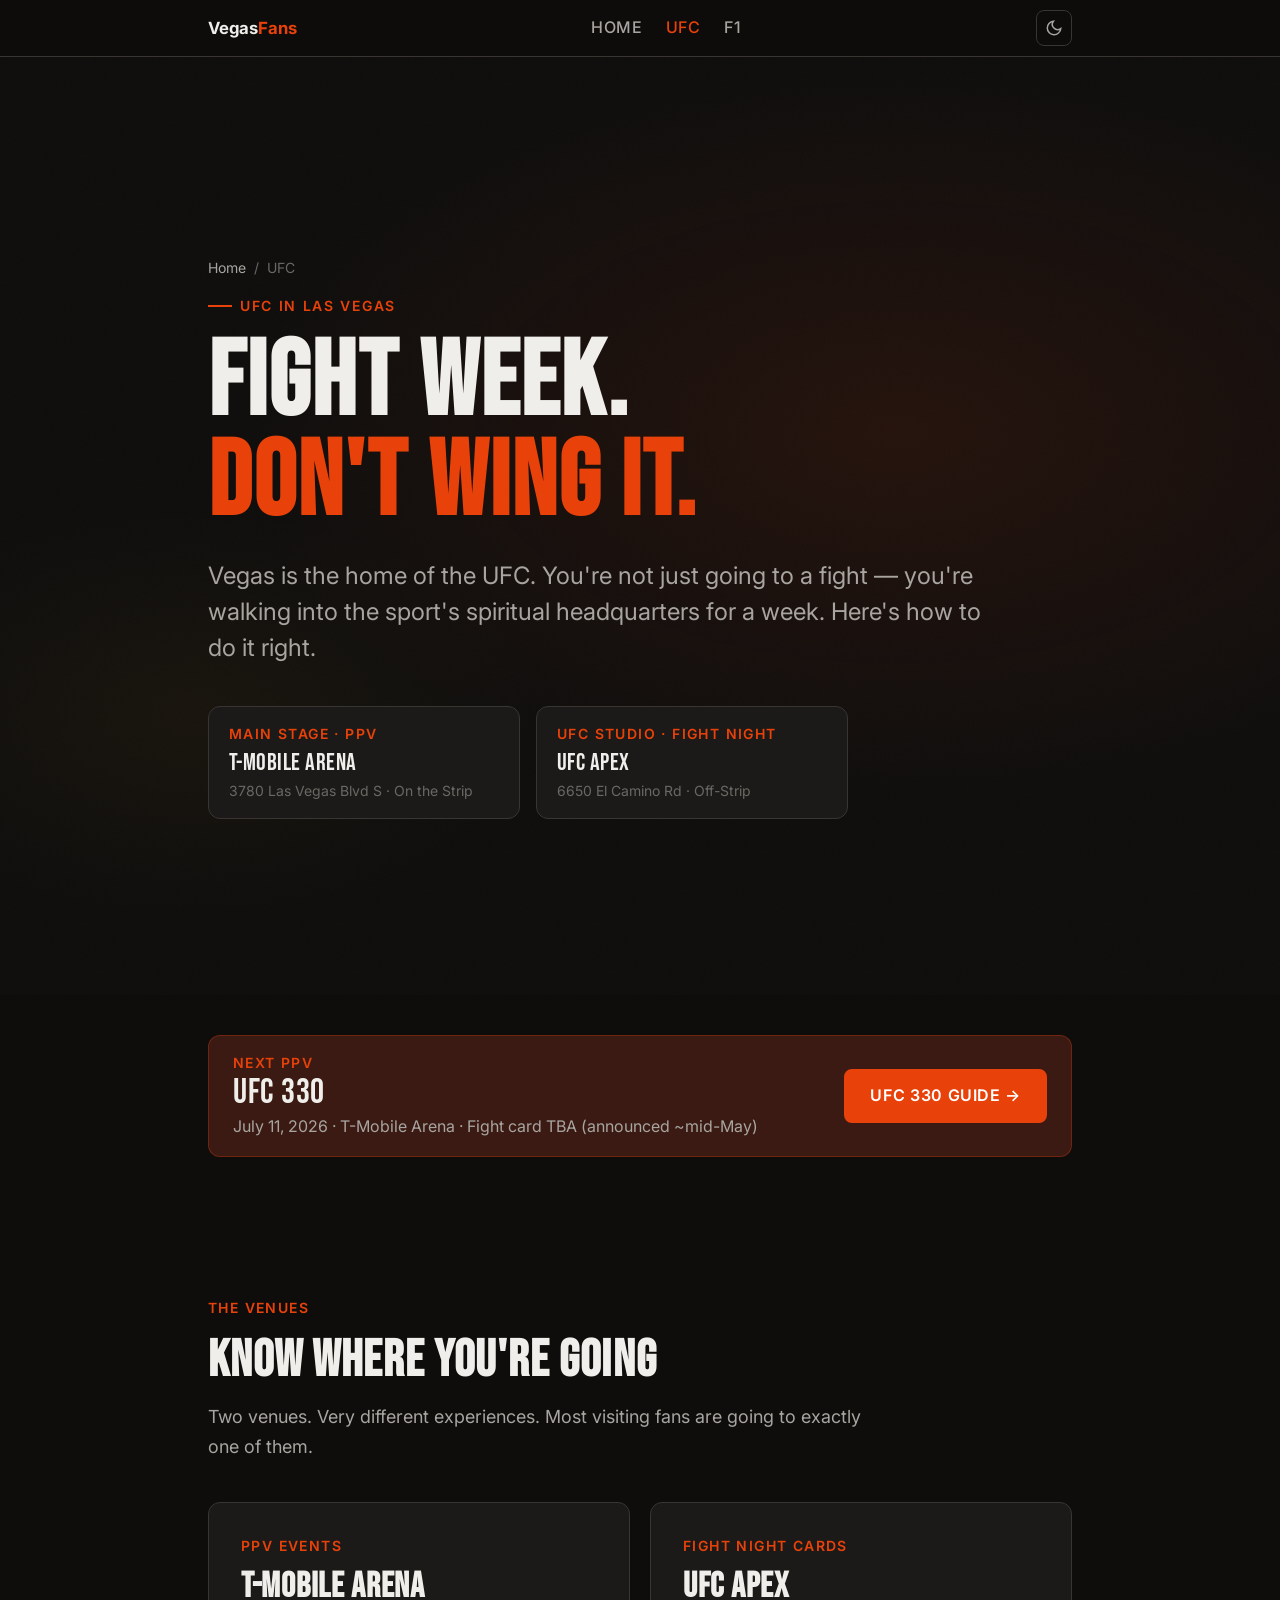
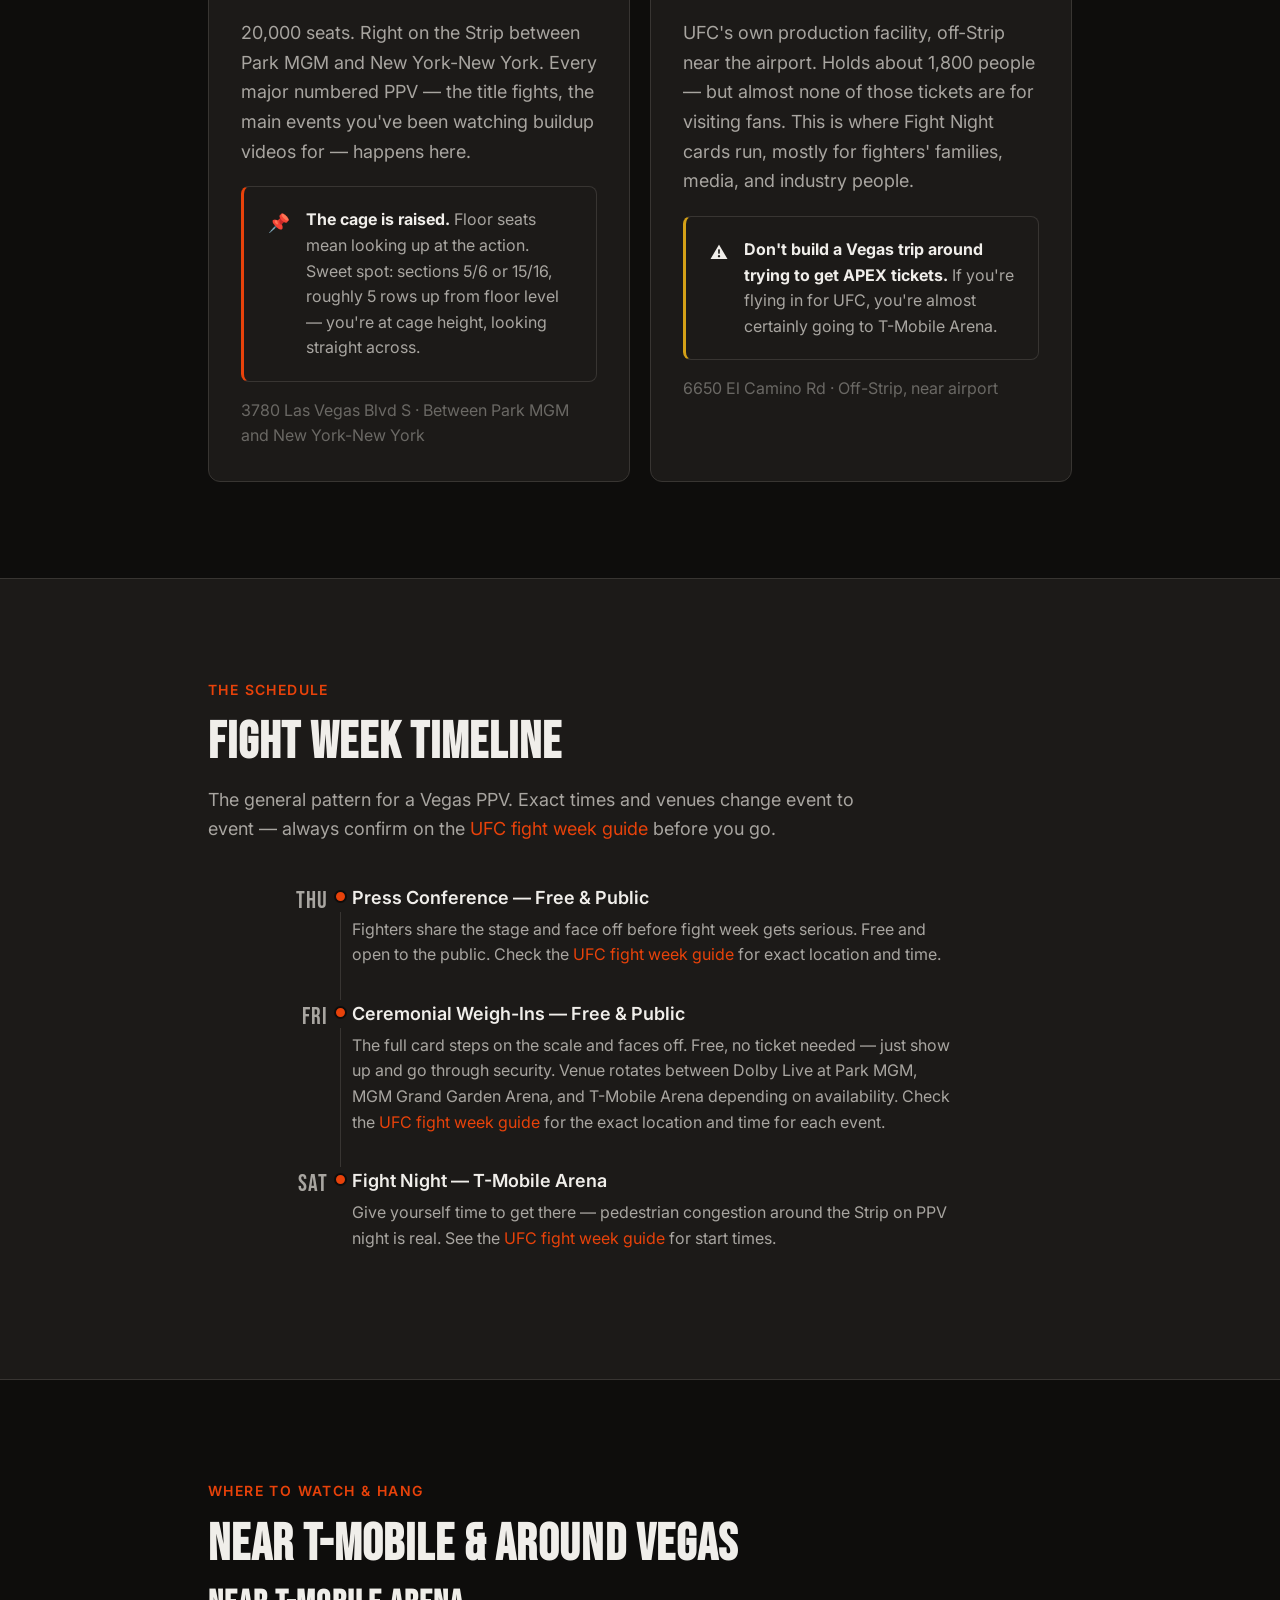
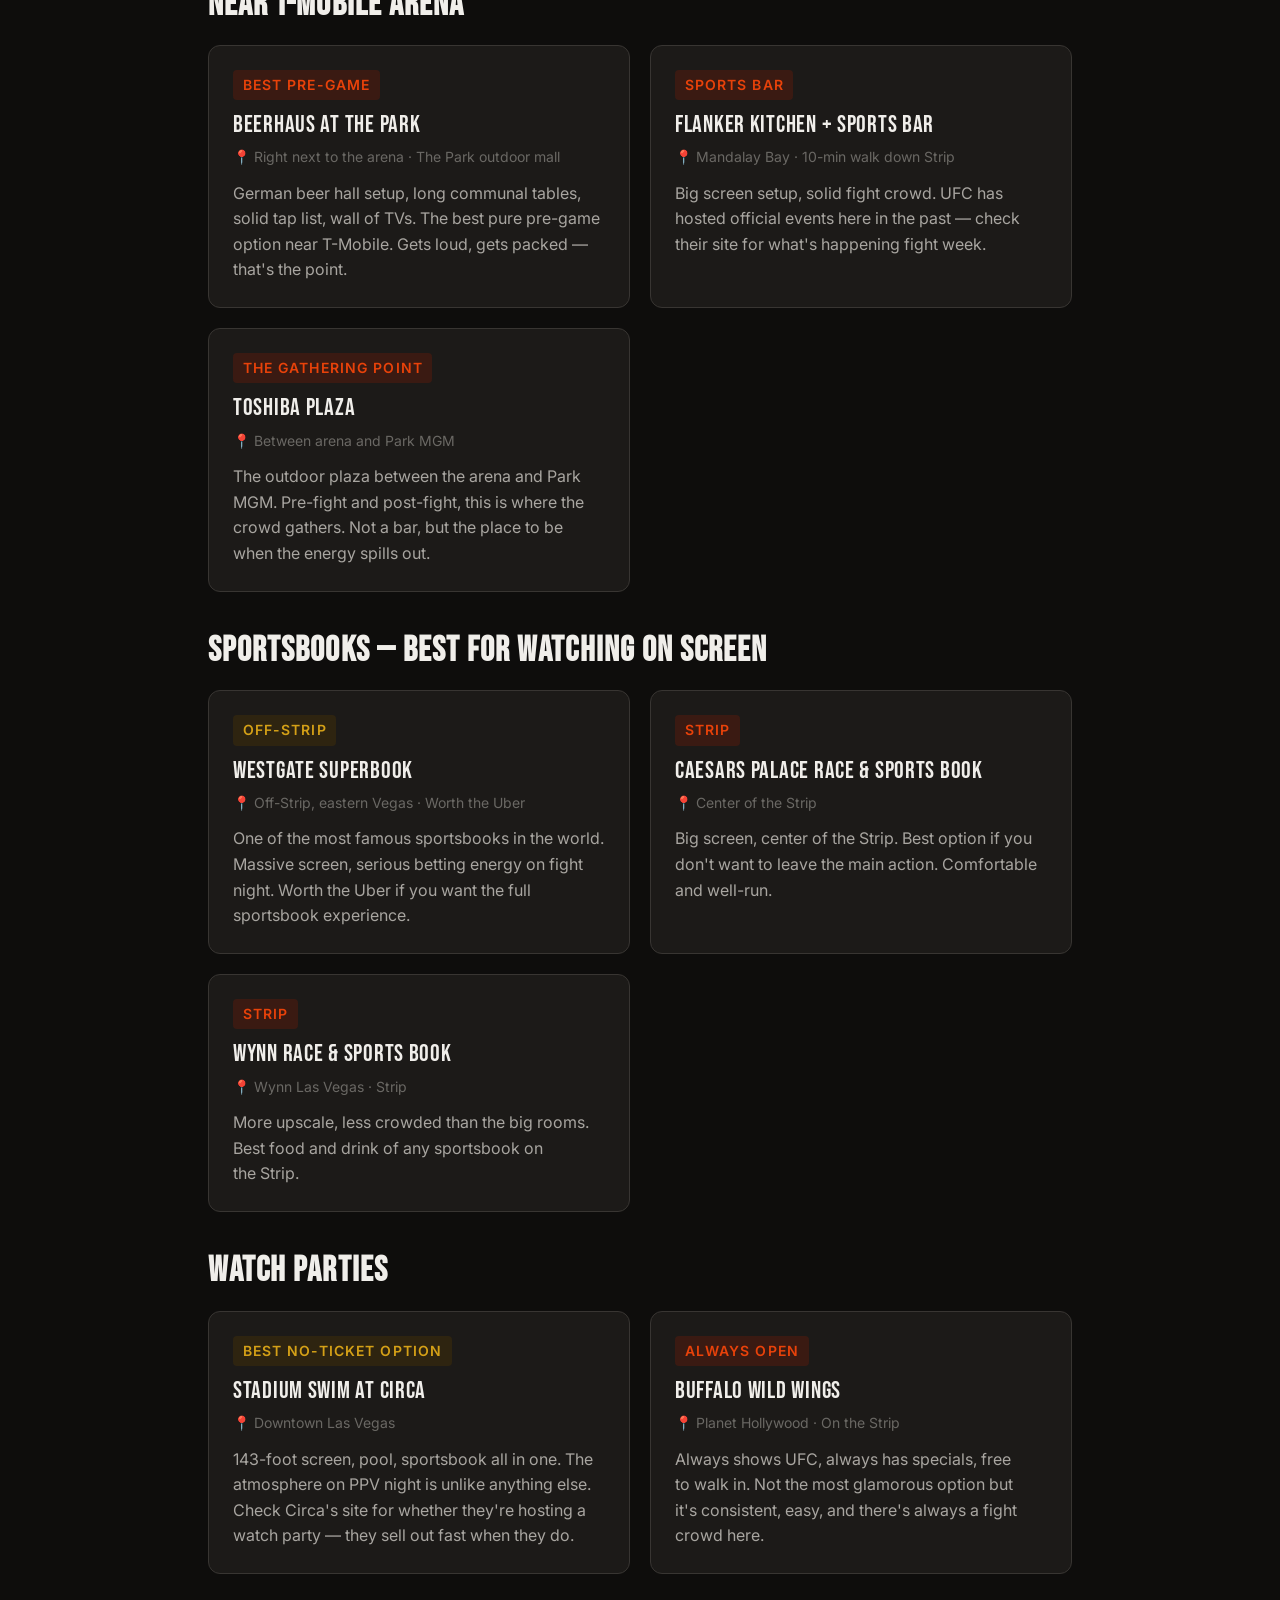
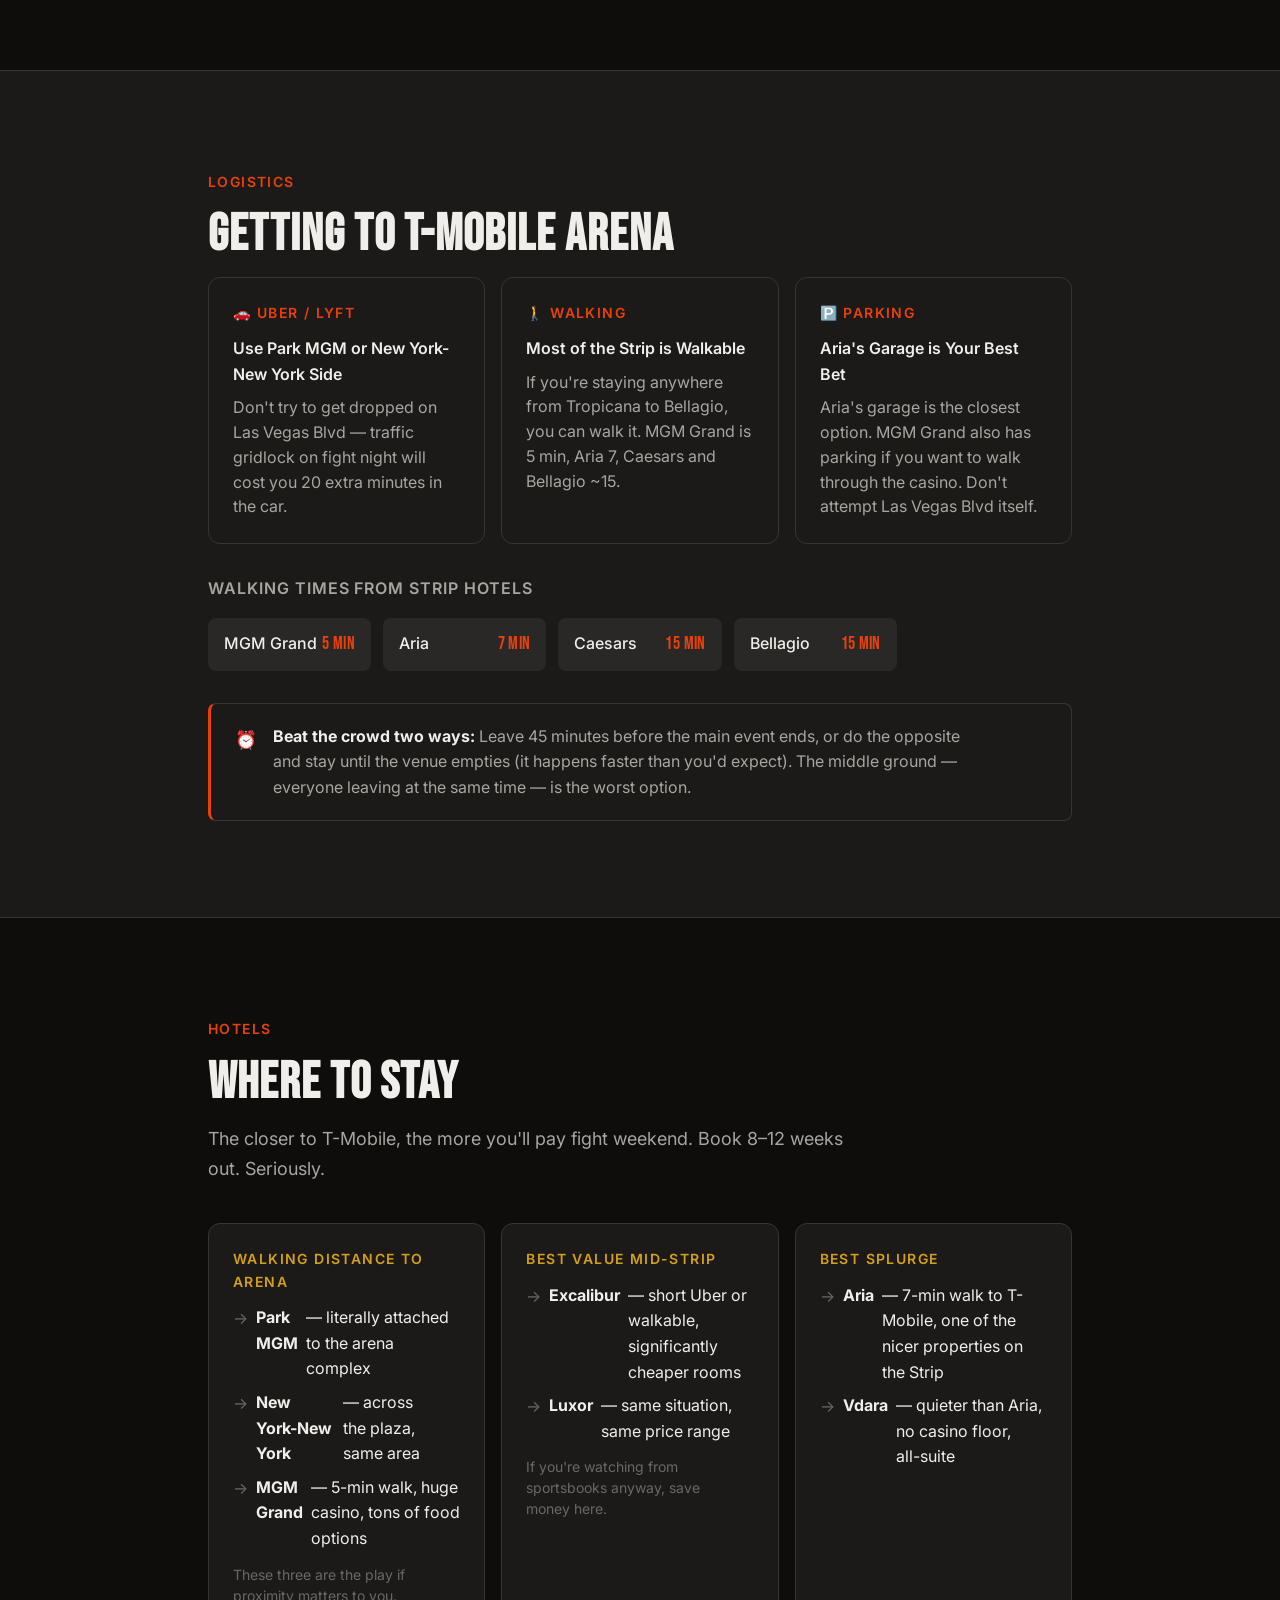
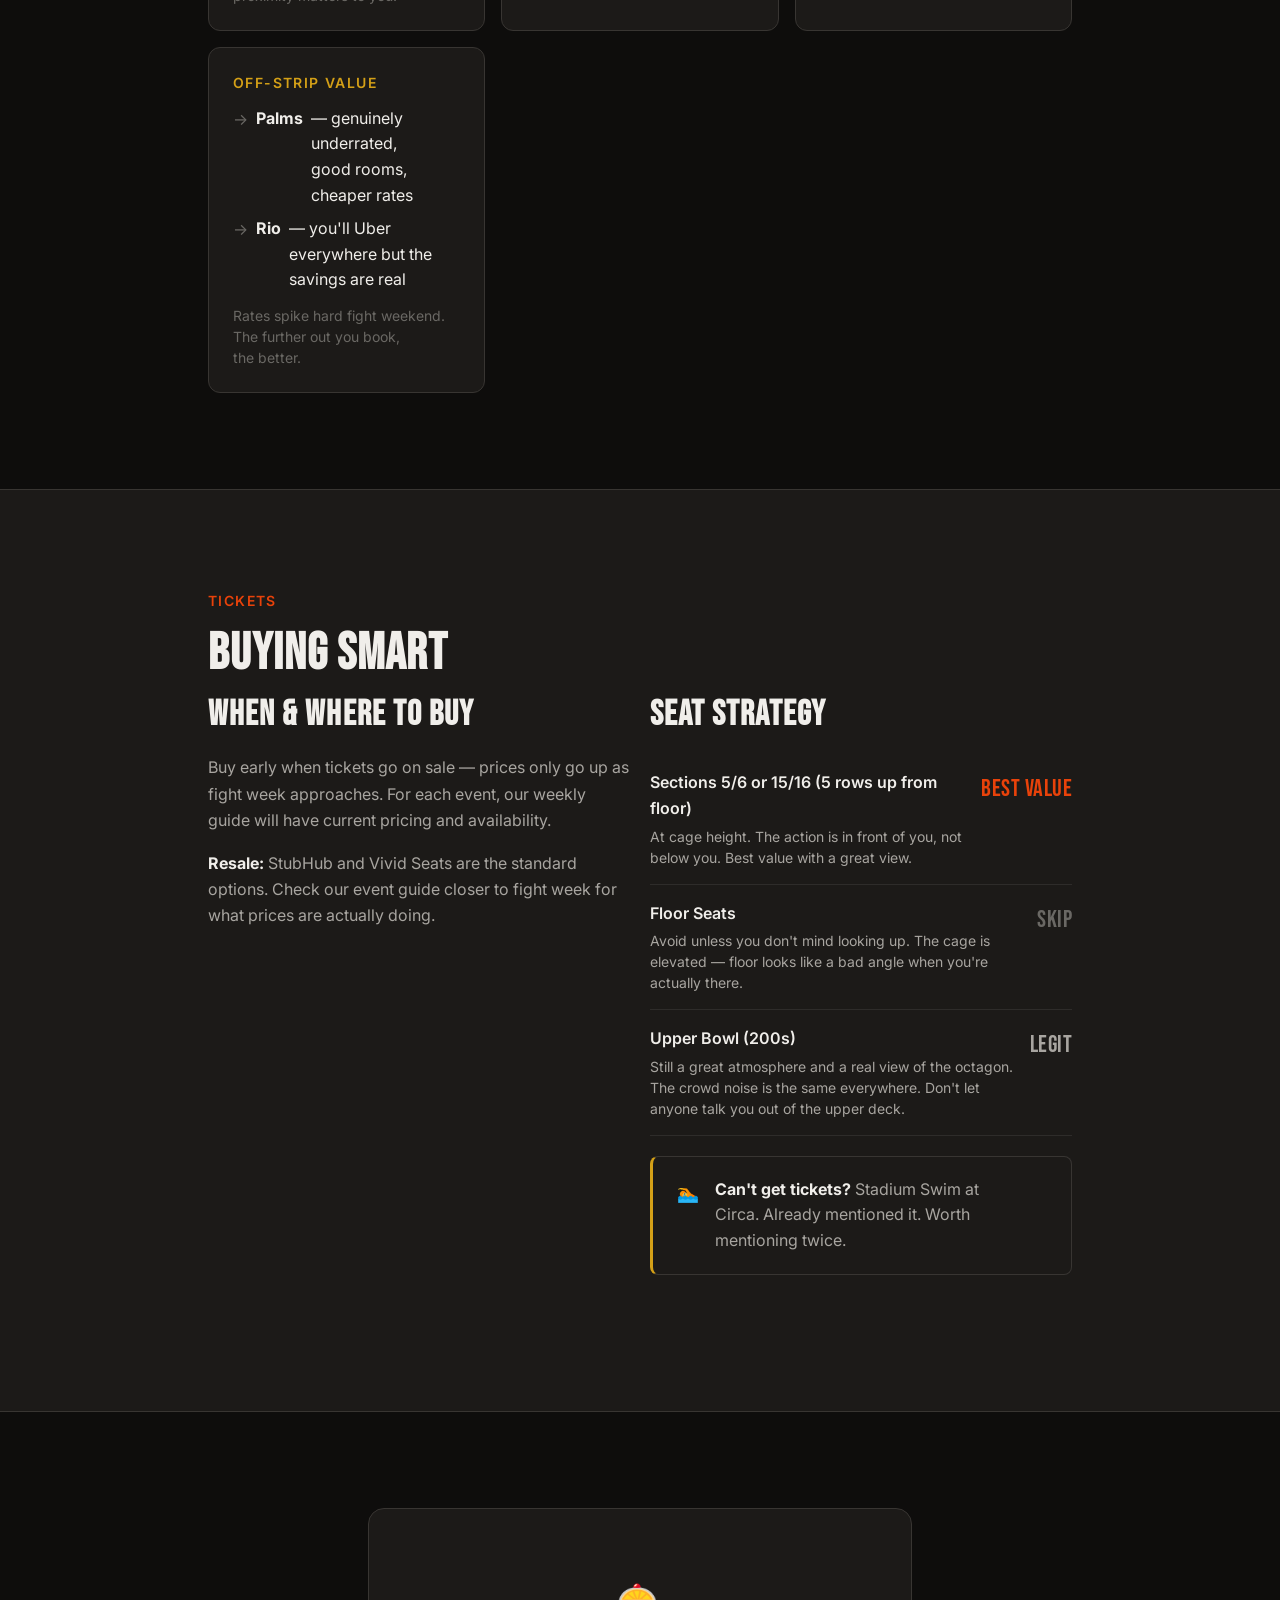
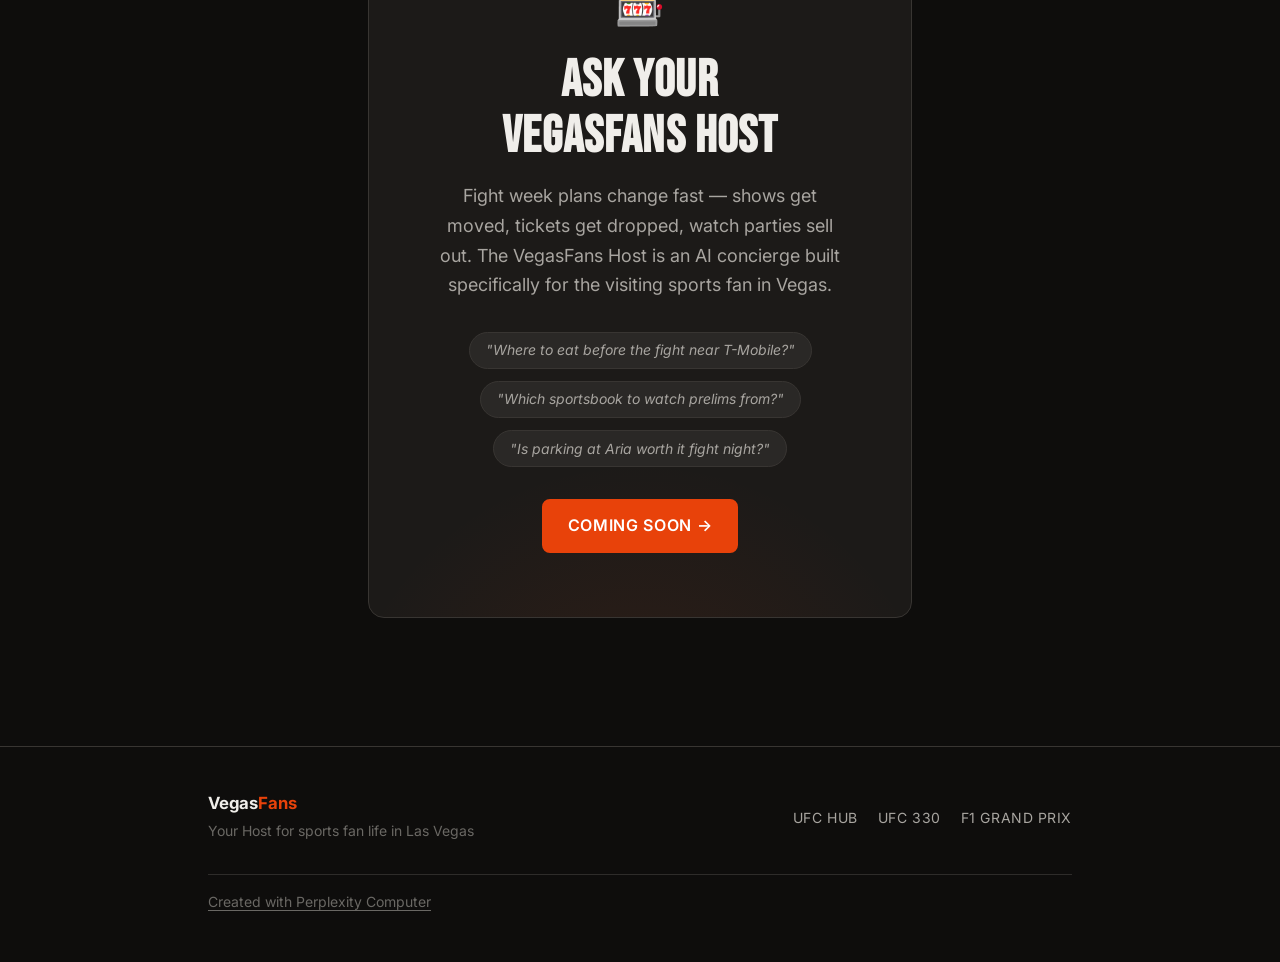
<file: ufc.html>
<!DOCTYPE html>
<html lang="en" data-theme="dark">
<head>
<!--
   ______                            __
  / ____/___  ____ ___  ____  __  __/ /____  _____
 / /   / __ \/ __ `__ \/ __ \/ / / / __/ _ \/ ___/
/ /___/ /_/ / / / / / / /_/ / /_/ / /_/  __/ /
\____/\____/_/ /_/ /_/ .___/\__,_/\__/\___/_/
                    /_/
        Created with Perplexity Computer
        https://www.perplexity.ai/computer
-->
<meta name="generator" content="Perplexity Computer">
<meta name="author" content="Perplexity Computer">
<meta property="og:see_also" content="https://www.perplexity.ai/computer">
<link rel="author" href="https://www.perplexity.ai/computer">
<meta charset="UTF-8">
<meta name="viewport" content="width=device-width, initial-scale=1.0">
<title>UFC Fight Week in Vegas: The Visiting Fan's Playbook | VegasFans</title>
<meta name="description" content="T-Mobile Arena, weigh-ins, the best sportsbooks and watch parties, where to stay, how to get there. The full fight week guide for visiting UFC fans in Las Vegas.">
<meta property="og:title" content="UFC Fight Week in Vegas: The Visiting Fan's Playbook | VegasFans">
<meta property="og:description" content="T-Mobile Arena, weigh-ins, sportsbooks, watch parties, hotels. The full UFC fight week guide for visiting fans in Las Vegas.">
<meta property="og:type" content="website">
<link rel="canonical" href="https://vegasfans.com/ufc">
<link rel="stylesheet" href="style.css">
<script type="application/ld+json">
{
  "@context": "https://schema.org",
  "@type": "WebPage",
  "name": "UFC Fight Week in Vegas: The Visiting Fan's Playbook",
  "url": "https://vegasfans.com/ufc",
  "description": "T-Mobile Arena, weigh-ins, the best sportsbooks and watch parties, where to stay, how to get there. The full fight week guide for visiting UFC fans.",
  "creator": { "@type": "SoftwareApplication", "name": "Perplexity Computer", "url": "https://www.perplexity.ai/computer" }
}
</script>

<style>
/* ============================================================
   UFC HUB PAGE — Custom styles
   ============================================================ */

/* UFC accent override */
:root, [data-theme="dark"] {
  --color-ufc-glow: rgba(232, 66, 10, 0.10);
}
[data-theme="light"] {
  --color-ufc-glow: rgba(196, 50, 8, 0.06);
}

/* Hero */
.ufc-hero {
  position: relative;
  min-height: 80vh;
  display: flex;
  align-items: center;
  overflow: hidden;
  background: var(--color-bg);
}

.ufc-hero__bg {
  position: absolute;
  inset: 0;
  background:
    radial-gradient(ellipse 80% 60% at 70% 40%, var(--color-ufc-glow) 0%, transparent 65%),
    radial-gradient(ellipse 50% 40% at 15% 70%, color-mix(in srgb, var(--color-gold) 5%, transparent) 0%, transparent 55%);
  pointer-events: none;
}

[data-theme="light"] .ufc-hero__bg {
  background:
    radial-gradient(ellipse 80% 60% at 70% 40%, rgba(196, 50, 8, 0.04) 0%, transparent 65%),
    radial-gradient(ellipse 50% 40% at 15% 70%, rgba(160, 122, 16, 0.03) 0%, transparent 55%);
}

.ufc-hero__noise {
  position: absolute;
  inset: 0;
  opacity: 0.02;
  background-image: url("data:image/svg+xml,%3Csvg viewBox='0 0 256 256' xmlns='http://www.w3.org/2000/svg'%3E%3Cfilter id='noise'%3E%3CfeTurbulence type='fractalNoise' baseFrequency='0.9' numOctaves='4' stitchTiles='stitch'/%3E%3C/filter%3E%3Crect width='100%25' height='100%25' filter='url(%23noise)'/%3E%3C/svg%3E");
  background-size: 256px;
  pointer-events: none;
}

.ufc-hero__content {
  position: relative;
  z-index: 1;
  width: 100%;
  padding-block: clamp(var(--space-12), 8vw, var(--space-20));
}

/* Venue cards in hero */
.ufc-venues {
  display: grid;
  grid-template-columns: 1fr 1fr;
  gap: var(--space-4);
  margin-top: var(--space-10);
  max-width: 640px;
}

@media (max-width: 560px) {
  .ufc-venues { grid-template-columns: 1fr; }
}

.ufc-venue-pill {
  background: var(--color-surface);
  border: 1px solid var(--color-border);
  border-radius: var(--radius-lg);
  padding: var(--space-4) var(--space-5);
}

.ufc-venue-pill__label {
  font-size: var(--text-xs);
  font-weight: 600;
  letter-spacing: 0.1em;
  text-transform: uppercase;
  color: var(--color-primary);
  margin-bottom: var(--space-1);
}

.ufc-venue-pill__name {
  font-family: var(--font-display);
  font-size: var(--text-lg);
  letter-spacing: 0.02em;
  color: var(--color-text);
  line-height: 1.1;
}

.ufc-venue-pill__addr {
  font-size: var(--text-xs);
  color: var(--color-text-faint);
  margin-top: var(--space-1);
}

/* Next event banner */
.next-event-bar {
  background: var(--color-primary-highlight);
  border: 1px solid color-mix(in srgb, var(--color-primary) 30%, transparent);
  border-radius: var(--radius-lg);
  padding: var(--space-4) var(--space-6);
  display: flex;
  align-items: center;
  justify-content: space-between;
  flex-wrap: wrap;
  gap: var(--space-4);
  margin-bottom: var(--space-10);
}

.next-event-bar__label {
  font-size: var(--text-xs);
  font-weight: 600;
  letter-spacing: 0.1em;
  text-transform: uppercase;
  color: var(--color-primary);
}

.next-event-bar__name {
  font-family: var(--font-display);
  font-size: var(--text-xl);
  letter-spacing: 0.02em;
  color: var(--color-text);
  line-height: 1;
}

.next-event-bar__meta {
  font-size: var(--text-sm);
  color: var(--color-text-muted);
  margin-top: var(--space-1);
}

/* Content grid */
.ufc-content-grid {
  display: grid;
  grid-template-columns: 1fr 1fr;
  gap: var(--space-5);
}

@media (max-width: 720px) {
  .ufc-content-grid { grid-template-columns: 1fr; }
}

/* Seat strategy table */
.seat-row {
  display: grid;
  grid-template-columns: 1fr auto;
  gap: var(--space-4);
  padding: var(--space-4) 0;
  border-bottom: 1px solid var(--color-divider);
  align-items: start;
}

.seat-row:last-child { border-bottom: none; }

.seat-row__section {
  font-weight: 600;
  font-size: var(--text-sm);
  color: var(--color-text);
  margin-bottom: var(--space-1);
}

.seat-row__desc {
  font-size: var(--text-xs);
  color: var(--color-text-muted);
  line-height: 1.5;
}

.seat-row__price {
  font-family: var(--font-display);
  font-size: var(--text-lg);
  color: var(--color-text);
  letter-spacing: 0.02em;
  white-space: nowrap;
  text-align: right;
}

.seat-row__price--best {
  color: var(--color-primary);
}

/* Walk times grid */
.walk-grid {
  display: grid;
  grid-template-columns: repeat(auto-fill, minmax(160px, 1fr));
  gap: var(--space-3);
}

.walk-item {
  background: var(--color-surface-offset);
  border-radius: var(--radius-md);
  padding: var(--space-3) var(--space-4);
  display: flex;
  justify-content: space-between;
  align-items: center;
}

.walk-item__hotel {
  font-size: var(--text-sm);
  color: var(--color-text);
  font-weight: 500;
}

.walk-item__time {
  font-family: var(--font-display);
  font-size: var(--text-base);
  color: var(--color-primary);
  letter-spacing: 0.02em;
}

/* Resale timing note */
.resale-note {
  background: var(--color-gold-highlight);
  border: 1px solid color-mix(in srgb, var(--color-gold) 30%, transparent);
  border-radius: var(--radius-md);
  padding: var(--space-4) var(--space-5);
  font-size: var(--text-sm);
  color: var(--color-text-muted);
  line-height: 1.6;
}

.resale-note strong {
  color: var(--color-gold);
}
</style>
</head>
<body>

<!-- HEADER -->
<header class="site-header">
  <div class="container site-header__inner">
    <a href="/" class="site-logo" aria-label="VegasFans home">
      <span class="site-logo__wordmark">Vegas<span class="site-logo__accent">Fans</span></span>
    </a>
    <nav class="site-nav" id="main-nav" aria-label="Main navigation">
      <a href="/">Home</a>
      <a href="/ufc" class="active">UFC</a>
      <a href="/f1">F1</a>
    </nav>
    <div class="header-actions">
      <button class="theme-toggle" data-theme-toggle aria-label="Switch to light mode">
        <svg width="18" height="18" viewBox="0 0 24 24" fill="none" stroke="currentColor" stroke-width="2"><path d="M21 12.79A9 9 0 1 1 11.21 3 7 7 0 0 0 21 12.79z"/></svg>
      </button>
      <button class="mobile-menu-btn" aria-label="Toggle menu" onclick="document.getElementById('main-nav').classList.toggle('open')">
        <svg width="22" height="22" viewBox="0 0 24 24" fill="none" stroke="currentColor" stroke-width="2"><path d="M3 12h18M3 6h18M3 18h18"/></svg>
      </button>
    </div>
  </div>
</header>

<!-- UFC HERO -->
<section class="ufc-hero">
  <div class="ufc-hero__bg"></div>
  <div class="ufc-hero__noise"></div>

  <div class="container ufc-hero__content">
    <div class="breadcrumb">
      <a href="/">Home</a>
      <span class="breadcrumb__sep">/</span>
      <span>UFC</span>
    </div>

    <p class="hero__eyebrow">UFC in Las Vegas</p>
    <h1 class="hero__title">
      Fight Week.<br>
      <span class="accent">Don't Wing It.</span>
    </h1>
    <p class="hero__sub">Vegas is the home of the UFC. You're not just going to a fight &mdash; you're walking into the sport's spiritual headquarters for a week. Here's how to do it right.</p>

    <!-- Venue summary pills -->
    <div class="ufc-venues">
      <div class="ufc-venue-pill">
        <div class="ufc-venue-pill__label">Main Stage &middot; PPV</div>
        <div class="ufc-venue-pill__name">T-Mobile Arena</div>
        <div class="ufc-venue-pill__addr">3780 Las Vegas Blvd S &middot; On the Strip</div>
      </div>
      <div class="ufc-venue-pill">
        <div class="ufc-venue-pill__label">UFC Studio &middot; Fight Night</div>
        <div class="ufc-venue-pill__name">UFC APEX</div>
        <div class="ufc-venue-pill__addr">6650 El Camino Rd &middot; Off-Strip</div>
      </div>
    </div>
  </div>
</section>

<!-- NEXT EVENT -->
<div class="container" style="padding-top: var(--space-10);">
  <div class="next-event-bar">
    <div>
      <div class="next-event-bar__label">Next PPV</div>
      <div class="next-event-bar__name">UFC 330</div>
      <div class="next-event-bar__meta">July 11, 2026 &middot; T-Mobile Arena &middot; Fight card TBA (announced ~mid-May)</div>
    </div>
    <a href="/ufc-330" class="btn btn--primary">UFC 330 Guide &rarr;</a>
  </div>
</div>

<!-- THE TWO VENUES -->
<section>
  <div class="container">
    <p class="section-label">The Venues</p>
    <h2 class="section-title">Know Where You're Going</h2>
    <p class="section-intro">Two venues. Very different experiences. Most visiting fans are going to exactly one of them.</p>

    <div class="ufc-content-grid">

      <!-- T-Mobile Arena -->
      <div class="card">
        <div class="card__label">PPV Events</div>
        <h3 class="card__title">T-Mobile Arena</h3>
        <p class="card__body">20,000 seats. Right on the Strip between Park MGM and New York-New York. Every major numbered PPV &mdash; the title fights, the main events you've been watching buildup videos for &mdash; happens here.</p>
        <div style="margin-top: var(--space-5);">
          <div class="tip">
            <span class="tip__icon">&#x1F4CC;</span>
            <p class="tip__text"><strong>The cage is raised.</strong> Floor seats mean looking up at the action. Sweet spot: sections 5/6 or 15/16, roughly 5 rows up from floor level &mdash; you're at cage height, looking straight across.</p>
          </div>
        </div>
        <p style="font-size: var(--text-sm); color: var(--color-text-faint); margin-top: var(--space-4);">3780 Las Vegas Blvd S &middot; Between Park MGM and New York-New York</p>
      </div>

      <!-- UFC APEX -->
      <div class="card">
        <div class="card__label">Fight Night Cards</div>
        <h3 class="card__title">UFC APEX</h3>
        <p class="card__body">UFC's own production facility, off-Strip near the airport. Holds about 1,800 people &mdash; but almost none of those tickets are for visiting fans. This is where Fight Night cards run, mostly for fighters' families, media, and industry people.</p>
        <div style="margin-top: var(--space-5);">
          <div class="tip tip--gold">
            <span class="tip__icon">&#x26A0;&#xFE0F;</span>
            <p class="tip__text"><strong>Don't build a Vegas trip around trying to get APEX tickets.</strong> If you're flying in for UFC, you're almost certainly going to T-Mobile Arena.</p>
          </div>
        </div>
        <p style="font-size: var(--text-sm); color: var(--color-text-faint); margin-top: var(--space-4);">6650 El Camino Rd &middot; Off-Strip, near airport</p>
      </div>

    </div>
  </div>
</section>

<!-- FIGHT WEEK TIMELINE -->
<section style="background: var(--color-surface); border-top: 1px solid var(--color-border); border-bottom: 1px solid var(--color-border);">
  <div class="container">
    <p class="section-label">The Schedule</p>
    <h2 class="section-title">Fight Week Timeline</h2>
    <p class="section-intro">The general pattern for a Vegas PPV. Exact times and venues change event to event &mdash; always confirm on the <a href="https://www.ufc.com/fight-week-guide" target="_blank" rel="noopener noreferrer" style="color:var(--color-primary);">UFC fight week guide</a> before you go.</p>

    <div class="timeline">

      <div class="timeline-item">
        <div class="timeline-dot"></div>
        <div class="timeline-day">Thu</div>
        <div class="timeline-content">
          <div class="timeline-title">Press Conference — Free &amp; Public</div>
          <p class="timeline-desc">Fighters share the stage and face off before fight week gets serious. Free and open to the public. Check the <a href="https://www.ufc.com/fight-week-guide" target="_blank" rel="noopener noreferrer" style="color:var(--color-primary);">UFC fight week guide</a> for exact location and time.</p>
        </div>
      </div>

      <div class="timeline-item">
        <div class="timeline-dot"></div>
        <div class="timeline-day">Fri</div>
        <div class="timeline-content">
          <div class="timeline-title">Ceremonial Weigh-Ins — Free &amp; Public</div>
          <p class="timeline-desc">The full card steps on the scale and faces off. Free, no ticket needed &mdash; just show up and go through security. Venue rotates between Dolby Live at Park MGM, MGM Grand Garden Arena, and T-Mobile Arena depending on availability. Check the <a href="https://www.ufc.com/fight-week-guide" target="_blank" rel="noopener noreferrer" style="color:var(--color-primary);">UFC fight week guide</a> for the exact location and time for each event.</p>
        </div>
      </div>

      <div class="timeline-item">
        <div class="timeline-dot"></div>
        <div class="timeline-day">Sat</div>
        <div class="timeline-content">
          <div class="timeline-title">Fight Night — T-Mobile Arena</div>
          <p class="timeline-desc">Give yourself time to get there &mdash; pedestrian congestion around the Strip on PPV night is real. See the <a href="https://www.ufc.com/fight-week-guide" target="_blank" rel="noopener noreferrer" style="color:var(--color-primary);">UFC fight week guide</a> for start times.</p>
        </div>
      </div>

    </div>
  </div>
</section>

<!-- WHERE TO WATCH -->
<section>
  <div class="container">
    <p class="section-label">Where to Watch &amp; Hang</p>
    <h2 class="section-title">Near T-Mobile &amp; Around Vegas</h2>

    <!-- Near Arena -->
    <h3 style="font-family: var(--font-display); font-size: var(--text-xl); letter-spacing: 0.03em; color: var(--color-text); margin-bottom: var(--space-5); margin-top: var(--space-2);">Near T-Mobile Arena</h3>
    <div class="venue-grid" style="margin-bottom: var(--space-10);">

      <div class="venue-card">
        <div class="venue-card__body">
          <span class="venue-card__tag">Best Pre-Game</span>
          <div class="venue-card__name">Beerhaus at The Park</div>
          <div class="venue-card__meta">&#x1F4CD; Right next to the arena &middot; The Park outdoor mall</div>
          <p class="venue-card__desc">German beer hall setup, long communal tables, solid tap list, wall of TVs. The best pure pre-game option near T-Mobile. Gets loud, gets packed &mdash; that's the point.</p>
        </div>
      </div>

      <div class="venue-card">
        <div class="venue-card__body">
          <span class="venue-card__tag">Sports Bar</span>
          <div class="venue-card__name">Flanker Kitchen + Sports Bar</div>
          <div class="venue-card__meta">&#x1F4CD; Mandalay Bay &middot; 10-min walk down Strip</div>
          <p class="venue-card__desc">Big screen setup, solid fight crowd. UFC has hosted official events here in the past &mdash; check their site for what's happening fight week.</p>
        </div>
      </div>

      <div class="venue-card">
        <div class="venue-card__body">
          <span class="venue-card__tag">The Gathering Point</span>
          <div class="venue-card__name">Toshiba Plaza</div>
          <div class="venue-card__meta">&#x1F4CD; Between arena and Park MGM</div>
          <p class="venue-card__desc">The outdoor plaza between the arena and Park MGM. Pre-fight and post-fight, this is where the crowd gathers. Not a bar, but the place to be when the energy spills out.</p>
        </div>
      </div>

    </div>

    <!-- Sportsbooks -->
    <h3 style="font-family: var(--font-display); font-size: var(--text-xl); letter-spacing: 0.03em; color: var(--color-text); margin-bottom: var(--space-5);">Sportsbooks — Best for Watching on Screen</h3>
    <div class="venue-grid" style="margin-bottom: var(--space-10);">

      <div class="venue-card">
        <div class="venue-card__body">
          <span class="venue-card__tag venue-card__tag--gold">Off-Strip</span>
          <div class="venue-card__name">Westgate SuperBook</div>
          <div class="venue-card__meta">&#x1F4CD; Off-Strip, eastern Vegas &middot; Worth the Uber</div>
          <p class="venue-card__desc">One of the most famous sportsbooks in the world. Massive screen, serious betting energy on fight night. Worth the Uber if you want the full sportsbook experience.</p>
        </div>
      </div>

      <div class="venue-card">
        <div class="venue-card__body">
          <span class="venue-card__tag">Strip</span>
          <div class="venue-card__name">Caesars Palace Race &amp; Sports Book</div>
          <div class="venue-card__meta">&#x1F4CD; Center of the Strip</div>
          <p class="venue-card__desc">Big screen, center of the Strip. Best option if you don't want to leave the main action. Comfortable and well-run.</p>
        </div>
      </div>

      <div class="venue-card">
        <div class="venue-card__body">
          <span class="venue-card__tag">Strip</span>
          <div class="venue-card__name">Wynn Race &amp; Sports Book</div>
          <div class="venue-card__meta">&#x1F4CD; Wynn Las Vegas &middot; Strip</div>
          <p class="venue-card__desc">More upscale, less crowded than the big rooms. Best food and drink of any sportsbook on the Strip.</p>
        </div>
      </div>

    </div>

    <!-- Watch Parties -->
    <h3 style="font-family: var(--font-display); font-size: var(--text-xl); letter-spacing: 0.03em; color: var(--color-text); margin-bottom: var(--space-5);">Watch Parties</h3>
    <div class="venue-grid">

      <div class="venue-card">
        <div class="venue-card__body">
          <span class="venue-card__tag venue-card__tag--gold">Best No-Ticket Option</span>
          <div class="venue-card__name">Stadium Swim at Circa</div>
          <div class="venue-card__meta">&#x1F4CD; Downtown Las Vegas</div>
          <p class="venue-card__desc">143-foot screen, pool, sportsbook all in one. The atmosphere on PPV night is unlike anything else. Check Circa's site for whether they're hosting a watch party &mdash; they sell out fast when they do.</p>
        </div>
      </div>

      <div class="venue-card">
        <div class="venue-card__body">
          <span class="venue-card__tag">Always Open</span>
          <div class="venue-card__name">Buffalo Wild Wings</div>
          <div class="venue-card__meta">&#x1F4CD; Planet Hollywood &middot; On the Strip</div>
          <p class="venue-card__desc">Always shows UFC, always has specials, free to walk in. Not the most glamorous option but it's consistent, easy, and there's always a fight crowd here.</p>
        </div>
      </div>

    </div>
  </div>
</section>

<!-- GETTING THERE -->
<section style="background: var(--color-surface); border-top: 1px solid var(--color-border); border-bottom: 1px solid var(--color-border);">
  <div class="container">
    <p class="section-label">Logistics</p>
    <h2 class="section-title">Getting to T-Mobile Arena</h2>

    <div class="directions-grid" style="margin-bottom: var(--space-8);">

      <div class="direction-item">
        <div class="direction-item__mode">&#x1F697; Uber / Lyft</div>
        <div class="direction-item__title">Use Park MGM or New York-New York Side</div>
        <p class="direction-item__body">Don't try to get dropped on Las Vegas Blvd — traffic gridlock on fight night will cost you 20 extra minutes in the car.</p>
      </div>

      <div class="direction-item">
        <div class="direction-item__mode">&#x1F6B6; Walking</div>
        <div class="direction-item__title">Most of the Strip is Walkable</div>
        <p class="direction-item__body">If you're staying anywhere from Tropicana to Bellagio, you can walk it. MGM Grand is 5 min, Aria 7, Caesars and Bellagio ~15.</p>
      </div>

      <div class="direction-item">
        <div class="direction-item__mode">&#x1F17F;&#xFE0F; Parking</div>
        <div class="direction-item__title">Aria's Garage is Your Best Bet</div>
        <p class="direction-item__body">Aria's garage is the closest option. MGM Grand also has parking if you want to walk through the casino. Don't attempt Las Vegas Blvd itself.</p>
      </div>

    </div>

    <!-- Walk times -->
    <p style="font-size: var(--text-sm); font-weight: 600; color: var(--color-text-muted); letter-spacing: 0.06em; text-transform: uppercase; margin-bottom: var(--space-4);">Walking Times from Strip Hotels</p>
    <div class="walk-grid">
      <div class="walk-item"><span class="walk-item__hotel">MGM Grand</span><span class="walk-item__time">5 min</span></div>
      <div class="walk-item"><span class="walk-item__hotel">Aria</span><span class="walk-item__time">7 min</span></div>
      <div class="walk-item"><span class="walk-item__hotel">Caesars</span><span class="walk-item__time">15 min</span></div>
      <div class="walk-item"><span class="walk-item__hotel">Bellagio</span><span class="walk-item__time">15 min</span></div>
    </div>

    <div class="tip" style="margin-top: var(--space-8);">
      <span class="tip__icon">&#x23F0;</span>
      <p class="tip__text"><strong>Beat the crowd two ways:</strong> Leave 45 minutes before the main event ends, or do the opposite and stay until the venue empties (it happens faster than you'd expect). The middle ground &mdash; everyone leaving at the same time &mdash; is the worst option.</p>
    </div>
  </div>
</section>

<!-- WHERE TO STAY -->
<section>
  <div class="container">
    <p class="section-label">Hotels</p>
    <h2 class="section-title">Where to Stay</h2>
    <p class="section-intro">The closer to T-Mobile, the more you'll pay fight weekend. Book 8–12 weeks out. Seriously.</p>

    <div class="stay-grid">

      <div class="stay-card">
        <div class="stay-card__tier">Walking Distance to Arena</div>
        <ul class="stay-card__hotels">
          <li><strong>Park MGM</strong> &mdash; literally attached to the arena complex</li>
          <li><strong>New York-New York</strong> &mdash; across the plaza, same area</li>
          <li><strong>MGM Grand</strong> &mdash; 5-min walk, huge casino, tons of food options</li>
        </ul>
        <p class="stay-card__note">These three are the play if proximity matters to you.</p>
      </div>

      <div class="stay-card">
        <div class="stay-card__tier">Best Value Mid-Strip</div>
        <ul class="stay-card__hotels">
          <li><strong>Excalibur</strong> &mdash; short Uber or walkable, significantly cheaper rooms</li>
          <li><strong>Luxor</strong> &mdash; same situation, same price range</li>
        </ul>
        <p class="stay-card__note">If you're watching from sportsbooks anyway, save money here.</p>
      </div>

      <div class="stay-card">
        <div class="stay-card__tier">Best Splurge</div>
        <ul class="stay-card__hotels">
          <li><strong>Aria</strong> &mdash; 7-min walk to T-Mobile, one of the nicer properties on the Strip</li>
          <li><strong>Vdara</strong> &mdash; quieter than Aria, no casino floor, all-suite</li>
        </ul>
      </div>

      <div class="stay-card">
        <div class="stay-card__tier">Off-Strip Value</div>
        <ul class="stay-card__hotels">
          <li><strong>Palms</strong> &mdash; genuinely underrated, good rooms, cheaper rates</li>
          <li><strong>Rio</strong> &mdash; you'll Uber everywhere but the savings are real</li>
        </ul>
        <p class="stay-card__note">Rates spike hard fight weekend. The further out you book, the better.</p>
      </div>

    </div>
  </div>
</section>

<!-- TICKETS -->
<section style="background: var(--color-surface); border-top: 1px solid var(--color-border); border-bottom: 1px solid var(--color-border);">
  <div class="container">
    <p class="section-label">Tickets</p>
    <h2 class="section-title">Buying Smart</h2>

    <div class="ufc-content-grid" style="margin-bottom: var(--space-10);">

      <div>
        <h3 style="font-family: var(--font-display); font-size: var(--text-xl); letter-spacing: 0.03em; color: var(--color-text); margin-bottom: var(--space-5);">When &amp; Where to Buy</h3>
        <p style="font-size: var(--text-sm); color: var(--color-text-muted); line-height: 1.65; margin-bottom: var(--space-4);">Buy early when tickets go on sale &mdash; prices only go up as fight week approaches. For each event, our weekly guide will have current pricing and availability.</p>
        <p style="font-size: var(--text-sm); color: var(--color-text-muted); line-height: 1.65;"><strong style="color: var(--color-text);">Resale:</strong> StubHub and Vivid Seats are the standard options. Check our event guide closer to fight week for what prices are actually doing.</p>
      </div>

      <div>
        <h3 style="font-family: var(--font-display); font-size: var(--text-xl); letter-spacing: 0.03em; color: var(--color-text); margin-bottom: var(--space-5);">Seat Strategy</h3>
        <div class="seat-row">
          <div>
            <div class="seat-row__section">Sections 5/6 or 15/16 (5 rows up from floor)</div>
            <p class="seat-row__desc">At cage height. The action is in front of you, not below you. Best value with a great view.</p>
          </div>
          <div class="seat-row__price seat-row__price--best">Best Value</div>
        </div>
        <div class="seat-row">
          <div>
            <div class="seat-row__section">Floor Seats</div>
            <p class="seat-row__desc">Avoid unless you don't mind looking up. The cage is elevated &mdash; floor looks like a bad angle when you're actually there.</p>
          </div>
          <div class="seat-row__price" style="color: var(--color-text-faint);">Skip</div>
        </div>
        <div class="seat-row">
          <div>
            <div class="seat-row__section">Upper Bowl (200s)</div>
            <p class="seat-row__desc">Still a great atmosphere and a real view of the octagon. The crowd noise is the same everywhere. Don't let anyone talk you out of the upper deck.</p>
          </div>
          <div class="seat-row__price" style="color: var(--color-text-muted);">Legit</div>
        </div>

        <div class="tip tip--gold" style="margin-top: var(--space-5);">
          <span class="tip__icon">&#x1F3CA;</span>
          <p class="tip__text"><strong>Can't get tickets?</strong> Stadium Swim at Circa. Already mentioned it. Worth mentioning twice.</p>
        </div>
      </div>

    </div>
  </div>
</section>

<!-- HOST CTA -->
<section>
  <div class="container container--narrow">
    <div class="host-cta">
      <div class="host-cta__icon">&#x1F3B0;</div>
      <h2 class="host-cta__title">Ask Your VegasFans Host</h2>
      <p class="host-cta__desc">Fight week plans change fast &mdash; shows get moved, tickets get dropped, watch parties sell out. The VegasFans Host is an AI concierge built specifically for the visiting sports fan in Vegas.</p>
      <div class="host-cta__examples">
        <span class="host-cta__example">"Where to eat before the fight near T-Mobile?"</span>
        <span class="host-cta__example">"Which sportsbook to watch prelims from?"</span>
        <span class="host-cta__example">"Is parking at Aria worth it fight night?"</span>
      </div>
      <a href="/#host" class="btn btn--primary host-cta__btn">Coming Soon &rarr;</a>
    </div>
  </div>
</section>

<!-- FOOTER -->
<footer class="site-footer">
  <div class="container site-footer__inner">
    <div class="site-footer__left">
      <div class="site-footer__wordmark">Vegas<span>Fans</span></div>
      <p class="site-footer__tagline">Your Host for sports fan life in Las Vegas</p>
    </div>
    <nav class="site-footer__links" aria-label="Footer navigation">
      <a href="/ufc">UFC Hub</a>
      <a href="/ufc-330">UFC 330</a>
      <a href="/f1">F1 Grand Prix</a>
    </nav>
    <div class="site-footer__credit">
      <a href="https://www.perplexity.ai/computer" target="_blank" rel="noopener noreferrer">Created with Perplexity Computer</a>
    </div>
  </div>
</footer>

<script>
(function(){const t=document.querySelector('[data-theme-toggle]'),r=document.documentElement;let d=r.getAttribute('data-theme')||(matchMedia('(prefers-color-scheme:dark)').matches?'dark':'light');r.setAttribute('data-theme',d);if(t){t.innerHTML=d==='dark'?'<svg width="18" height="18" viewBox="0 0 24 24" fill="none" stroke="currentColor" stroke-width="2"><path d="M21 12.79A9 9 0 1 1 11.21 3 7 7 0 0 0 21 12.79z"/></svg>':'<svg width="18" height="18" viewBox="0 0 24 24" fill="none" stroke="currentColor" stroke-width="2"><circle cx="12" cy="12" r="5"/><path d="M12 1v2M12 21v2M4.22 4.22l1.42 1.42M18.36 18.36l1.42 1.42M1 12h2M21 12h2M4.22 19.78l1.42-1.42M18.36 5.64l1.42-1.42"/></svg>';t.addEventListener('click',()=>{d=d==='dark'?'light':'dark';r.setAttribute('data-theme',d);t.innerHTML=d==='dark'?'<svg width="18" height="18" viewBox="0 0 24 24" fill="none" stroke="currentColor" stroke-width="2"><path d="M21 12.79A9 9 0 1 1 11.21 3 7 7 0 0 0 21 12.79z"/></svg>':'<svg width="18" height="18" viewBox="0 0 24 24" fill="none" stroke="currentColor" stroke-width="2"><circle cx="12" cy="12" r="5"/><path d="M12 1v2M12 21v2M4.22 4.22l1.42 1.42M18.36 18.36l1.42 1.42M1 12h2M21 12h2M4.22 19.78l1.42-1.42M18.36 5.64l1.42-1.42"/></svg>'});}})();
</script>
</body>
</html>
</file>
<file: style.css>
/* VegasFans — Global Styles */

@import url('https://fonts.googleapis.com/css2?family=Bebas+Neue&family=Inter:wght@400;500;600&display=swap');

/* ============================================================
   DESIGN TOKENS
   ============================================================ */
:root {
  /* Type scale */
  --text-xs:   clamp(0.75rem,  0.7rem  + 0.25vw, 0.875rem);
  --text-sm:   clamp(0.875rem, 0.8rem  + 0.35vw, 1rem);
  --text-base: clamp(1rem,     0.95rem + 0.25vw, 1.125rem);
  --text-lg:   clamp(1.125rem, 1rem    + 0.75vw, 1.5rem);
  --text-xl:   clamp(1.5rem,   1.2rem  + 1.25vw, 2.25rem);
  --text-2xl:  clamp(2rem,     1.2rem  + 2.5vw,  3.5rem);
  --text-3xl:  clamp(2.5rem,   1rem    + 4vw,    5rem);
  --text-hero: clamp(3.5rem,   1rem    + 7vw,    7rem);

  /* Spacing */
  --space-1:  0.25rem;
  --space-2:  0.5rem;
  --space-3:  0.75rem;
  --space-4:  1rem;
  --space-5:  1.25rem;
  --space-6:  1.5rem;
  --space-8:  2rem;
  --space-10: 2.5rem;
  --space-12: 3rem;
  --space-16: 4rem;
  --space-20: 5rem;
  --space-24: 6rem;
  --space-32: 8rem;

  /* Fonts */
  --font-display: 'Bebas Neue', 'Arial Black', sans-serif;
  --font-body:    'Inter', 'Helvetica Neue', sans-serif;

  /* Radius */
  --radius-sm: 0.25rem;
  --radius-md: 0.5rem;
  --radius-lg: 0.75rem;
  --radius-xl: 1rem;
  --radius-full: 9999px;

  /* Transitions */
  --transition-interactive: 180ms cubic-bezier(0.16, 1, 0.3, 1);

  /* Content widths */
  --content-narrow:  640px;
  --content-default: 960px;
  --content-wide:    1200px;
}

/* ============================================================
   COLOR PALETTE — VegasFans Fight Night
   Dark-first: deep charcoal + red-orange accent + neon gold
   ============================================================ */
:root, [data-theme="dark"] {
  --color-bg:              #0e0d0c;
  --color-surface:         #1c1a18;
  --color-surface-2:       #242220;
  --color-surface-offset:  #2a2826;
  --color-border:          #383532;
  --color-divider:         #2e2c2a;
  --color-text:            #f0eeea;
  --color-text-muted:      #a8a5a0;
  --color-text-faint:      #6a6864;
  --color-text-inverse:    #0e0d0c;

  /* Primary: fight red-orange — Vegas neon energy */
  --color-primary:         #e8420a;
  --color-primary-hover:   #ff5520;
  --color-primary-active:  #c03208;
  --color-primary-highlight: #3a1a12;

  /* Gold accent — Vegas, championship */
  --color-gold:            #d4a017;
  --color-gold-hover:      #edb52a;
  --color-gold-highlight:  #2e2410;

  /* Shadows */
  --shadow-sm: 0 1px 2px rgba(0,0,0,0.4);
  --shadow-md: 0 4px 16px rgba(0,0,0,0.5);
  --shadow-lg: 0 12px 40px rgba(0,0,0,0.6);
}

[data-theme="light"] {
  --color-bg:              #f5f4f0;
  --color-surface:         #faf9f7;
  --color-surface-2:       #ffffff;
  --color-surface-offset:  #edece8;
  --color-border:          #d0cec9;
  --color-divider:         #dddbd7;
  --color-text:            #1a1917;
  --color-text-muted:      #6b6a67;
  --color-text-faint:      #b0afac;
  --color-text-inverse:    #f5f4f0;

  --color-primary:         #c43208;
  --color-primary-hover:   #e8420a;
  --color-primary-active:  #9e2806;
  --color-primary-highlight: #fde8e0;

  --color-gold:            #a07a10;
  --color-gold-hover:      #c09420;
  --color-gold-highlight:  #faf0d0;

  --shadow-sm: 0 1px 2px rgba(0,0,0,0.06);
  --shadow-md: 0 4px 12px rgba(0,0,0,0.08);
  --shadow-lg: 0 12px 32px rgba(0,0,0,0.12);
}

/* System preference */
@media (prefers-color-scheme: light) {
  :root:not([data-theme]) {
    --color-bg:              #f5f4f0;
    --color-surface:         #faf9f7;
    --color-surface-2:       #ffffff;
    --color-surface-offset:  #edece8;
    --color-border:          #d0cec9;
    --color-divider:         #dddbd7;
    --color-text:            #1a1917;
    --color-text-muted:      #6b6a67;
    --color-text-faint:      #b0afac;
    --color-text-inverse:    #f5f4f0;
    --color-primary:         #c43208;
    --color-primary-hover:   #e8420a;
    --color-primary-active:  #9e2806;
    --color-primary-highlight: #fde8e0;
    --color-gold:            #a07a10;
    --color-gold-hover:      #c09420;
    --color-gold-highlight:  #faf0d0;
    --shadow-sm: 0 1px 2px rgba(0,0,0,0.06);
    --shadow-md: 0 4px 12px rgba(0,0,0,0.08);
    --shadow-lg: 0 12px 32px rgba(0,0,0,0.12);
  }
}

/* ============================================================
   BASE RESET
   ============================================================ */
*, *::before, *::after { box-sizing: border-box; margin: 0; padding: 0; }

html {
  -webkit-text-size-adjust: none;
  text-size-adjust: none;
  -webkit-font-smoothing: antialiased;
  -moz-osx-font-smoothing: grayscale;
  text-rendering: optimizeLegibility;
  scroll-behavior: smooth;
  scroll-padding-top: var(--space-16);
}

body {
  min-height: 100dvh;
  line-height: 1.6;
  font-family: var(--font-body);
  font-size: var(--text-base);
  color: var(--color-text);
  background-color: var(--color-bg);
}

img, picture, video, canvas, svg { display: block; max-width: 100%; height: auto; }
ul[role="list"], ol[role="list"] { list-style: none; }
input, button, textarea, select { font: inherit; color: inherit; }
h1, h2, h3, h4, h5, h6 { text-wrap: balance; line-height: 1.1; }
p, li, figcaption { text-wrap: pretty; max-width: 70ch; }
button { cursor: pointer; background: none; border: none; }
table { border-collapse: collapse; width: 100%; }
a { color: inherit; text-decoration: none; }

::selection {
  background: var(--color-primary);
  color: #fff;
}

:focus-visible {
  outline: 2px solid var(--color-primary);
  outline-offset: 3px;
  border-radius: var(--radius-sm);
}

@media (prefers-reduced-motion: reduce) {
  *, *::before, *::after {
    animation-duration: 0.01ms !important;
    animation-iteration-count: 1 !important;
    transition-duration: 0.01ms !important;
    scroll-behavior: auto !important;
  }
}

a, button, [role="button"] {
  transition: color var(--transition-interactive),
              background var(--transition-interactive),
              border-color var(--transition-interactive),
              opacity var(--transition-interactive);
}

.sr-only {
  position: absolute; width: 1px; height: 1px; padding: 0; margin: -1px;
  overflow: hidden; clip: rect(0,0,0,0); white-space: nowrap; border-width: 0;
}

/* ============================================================
   LAYOUT UTILITIES
   ============================================================ */
.container {
  width: 100%;
  max-width: var(--content-default);
  margin-inline: auto;
  padding-inline: clamp(var(--space-4), 5vw, var(--space-12));
}
.container--wide {
  max-width: var(--content-wide);
}
.container--narrow {
  max-width: var(--content-narrow);
}

section {
  padding-block: clamp(var(--space-12), 8vw, var(--space-24));
}

/* ============================================================
   HEADER / NAV
   ============================================================ */
.site-header {
  position: sticky;
  top: 0;
  z-index: 100;
  background: color-mix(in srgb, var(--color-bg) 88%, transparent);
  backdrop-filter: blur(16px);
  -webkit-backdrop-filter: blur(16px);
  border-bottom: 1px solid var(--color-border);
}

.site-header__inner {
  display: flex;
  align-items: center;
  justify-content: space-between;
  gap: var(--space-6);
  height: 56px;
}

.site-logo {
  display: flex;
  align-items: center;
  text-decoration: none;
  flex-shrink: 0;
}

.site-logo__wordmark {
  font-family: var(--font-body);
  font-size: 1.05rem;
  font-weight: 700;
  letter-spacing: -0.01em;
  color: var(--color-text);
  line-height: 1;
}

.site-logo__accent {
  color: var(--color-primary);
}

.site-nav {
  display: flex;
  align-items: center;
  gap: var(--space-6);
}

.site-nav a {
  font-size: var(--text-sm);
  font-weight: 500;
  color: var(--color-text-muted);
  letter-spacing: 0.03em;
  text-transform: uppercase;
}

.site-nav a:hover {
  color: var(--color-text);
}

.site-nav a.active {
  color: var(--color-primary);
}

.header-actions {
  display: flex;
  align-items: center;
  gap: var(--space-3);
}

.theme-toggle {
  display: flex;
  align-items: center;
  justify-content: center;
  width: 36px;
  height: 36px;
  border-radius: var(--radius-md);
  color: var(--color-text-muted);
  border: 1px solid var(--color-border);
}

.theme-toggle:hover {
  color: var(--color-text);
  border-color: var(--color-text-muted);
}

/* Mobile nav */
.mobile-menu-btn {
  display: none;
  align-items: center;
  justify-content: center;
  width: 36px;
  height: 36px;
  color: var(--color-text);
}

@media (max-width: 680px) {
  .site-nav { display: none; }
  .mobile-menu-btn { display: flex; }

  .site-nav.open {
    display: flex;
    flex-direction: column;
    position: fixed;
    inset: 56px 0 0 0;
    background: var(--color-bg);
    -webkit-backdrop-filter: none;
    backdrop-filter: none;
    padding: var(--space-8) var(--space-6);
    gap: var(--space-6);
    z-index: 200;
    align-items: flex-start;
    border-top: 1px solid var(--color-border);
    opacity: 1;
  }

  .site-nav.open a {
    font-size: var(--text-lg);
  }
}

/* ============================================================
   HERO SECTION
   ============================================================ */
.hero {
  position: relative;
  overflow: hidden;
  min-height: 72vh;
  display: flex;
  align-items: center;
  background: var(--color-bg);
}

.hero__bg {
  position: absolute;
  inset: 0;
  background:
    radial-gradient(ellipse 80% 60% at 60% 40%, color-mix(in srgb, var(--color-primary) 12%, transparent) 0%, transparent 70%),
    radial-gradient(ellipse 60% 40% at 10% 80%, color-mix(in srgb, var(--color-gold) 8%, transparent) 0%, transparent 60%);
  pointer-events: none;
}

.hero__noise {
  position: absolute;
  inset: 0;
  opacity: 0.03;
  background-image: url("data:image/svg+xml,%3Csvg viewBox='0 0 256 256' xmlns='http://www.w3.org/2000/svg'%3E%3Cfilter id='noise'%3E%3CfeTurbulence type='fractalNoise' baseFrequency='0.9' numOctaves='4' stitchTiles='stitch'/%3E%3C/filter%3E%3Crect width='100%25' height='100%25' filter='url(%23noise)'/%3E%3C/svg%3E");
  background-size: 256px 256px;
  pointer-events: none;
}

.hero__content {
  position: relative;
  z-index: 1;
  width: 100%;
}

.hero__eyebrow {
  display: inline-flex;
  align-items: center;
  gap: var(--space-2);
  font-size: var(--text-xs);
  font-weight: 600;
  letter-spacing: 0.12em;
  text-transform: uppercase;
  color: var(--color-primary);
  margin-bottom: var(--space-4);
}

.hero__eyebrow::before {
  content: '';
  display: block;
  width: 24px;
  height: 2px;
  background: var(--color-primary);
  flex-shrink: 0;
}

.hero__title {
  font-family: var(--font-display);
  font-size: var(--text-hero);
  letter-spacing: 0.02em;
  line-height: 0.95;
  color: var(--color-text);
  margin-bottom: var(--space-6);
  max-width: 14ch;
}

.hero__title .accent {
  color: var(--color-primary);
}

.hero__sub {
  font-size: var(--text-lg);
  color: var(--color-text-muted);
  max-width: 52ch;
  line-height: 1.5;
  margin-bottom: var(--space-10);
}

.hero__actions {
  display: flex;
  flex-wrap: wrap;
  gap: var(--space-4);
  align-items: center;
}

/* ============================================================
   BUTTONS
   ============================================================ */
.btn {
  display: inline-flex;
  align-items: center;
  gap: var(--space-2);
  font-size: var(--text-sm);
  font-weight: 600;
  letter-spacing: 0.04em;
  text-transform: uppercase;
  padding: 0.75rem 1.5rem;
  border-radius: var(--radius-md);
  border: 2px solid transparent;
  cursor: pointer;
  white-space: nowrap;
}

.btn--primary {
  background: var(--color-primary);
  color: #fff;
  border-color: var(--color-primary);
}
.btn--primary:hover {
  background: var(--color-primary-hover);
  border-color: var(--color-primary-hover);
  color: #fff;
}

.btn--outline {
  background: transparent;
  color: var(--color-text);
  border-color: var(--color-border);
}
.btn--outline:hover {
  border-color: var(--color-text-muted);
  color: var(--color-text);
}

/* ============================================================
   SECTION LABELS
   ============================================================ */
.section-label {
  display: inline-flex;
  align-items: center;
  gap: var(--space-2);
  font-size: var(--text-xs);
  font-weight: 600;
  letter-spacing: 0.1em;
  text-transform: uppercase;
  color: var(--color-primary);
  margin-bottom: var(--space-4);
}

.section-title {
  font-family: var(--font-display);
  font-size: var(--text-2xl);
  letter-spacing: 0.02em;
  line-height: 1;
  color: var(--color-text);
  margin-bottom: var(--space-4);
}

.section-intro {
  font-size: var(--text-base);
  color: var(--color-text-muted);
  max-width: 60ch;
  line-height: 1.65;
  margin-bottom: var(--space-10);
}

/* ============================================================
   CARDS
   ============================================================ */
.card {
  background: var(--color-surface);
  border: 1px solid var(--color-border);
  border-radius: var(--radius-lg);
  padding: var(--space-8);
  transition: border-color var(--transition-interactive), box-shadow var(--transition-interactive);
}

.card:hover {
  border-color: var(--color-text-faint);
  box-shadow: var(--shadow-md);
}

.card__label {
  font-size: var(--text-xs);
  font-weight: 600;
  letter-spacing: 0.1em;
  text-transform: uppercase;
  color: var(--color-primary);
  margin-bottom: var(--space-3);
}

.card__title {
  font-family: var(--font-display);
  font-size: var(--text-xl);
  letter-spacing: 0.02em;
  line-height: 1.05;
  color: var(--color-text);
  margin-bottom: var(--space-3);
}

.card__body {
  font-size: var(--text-base);
  color: var(--color-text-muted);
  line-height: 1.65;
}

/* ============================================================
   VENUE CARDS
   ============================================================ */
.venue-grid {
  display: grid;
  grid-template-columns: repeat(auto-fill, minmax(280px, 1fr));
  gap: var(--space-5);
}

.venue-card {
  background: var(--color-surface);
  border: 1px solid var(--color-border);
  border-radius: var(--radius-lg);
  overflow: hidden;
  transition: border-color var(--transition-interactive), transform var(--transition-interactive);
}

.venue-card:hover {
  border-color: var(--color-text-faint);
  transform: translateY(-2px);
}

.venue-card__tag {
  display: inline-block;
  font-size: var(--text-xs);
  font-weight: 600;
  letter-spacing: 0.08em;
  text-transform: uppercase;
  padding: 0.25rem 0.6rem;
  border-radius: var(--radius-sm);
  background: var(--color-primary-highlight);
  color: var(--color-primary);
  margin-bottom: var(--space-3);
}

.venue-card__tag--gold {
  background: var(--color-gold-highlight);
  color: var(--color-gold);
}

.venue-card__body {
  padding: var(--space-6);
}

.venue-card__name {
  font-family: var(--font-display);
  font-size: var(--text-lg);
  letter-spacing: 0.03em;
  color: var(--color-text);
  margin-bottom: var(--space-2);
  line-height: 1.1;
}

.venue-card__meta {
  font-size: var(--text-xs);
  color: var(--color-text-faint);
  margin-bottom: var(--space-3);
  display: flex;
  align-items: center;
  gap: var(--space-2);
}

.venue-card__desc {
  font-size: var(--text-sm);
  color: var(--color-text-muted);
  line-height: 1.6;
}

/* ============================================================
   TIMELINE
   ============================================================ */
.timeline {
  display: flex;
  flex-direction: column;
  gap: 0;
}

.timeline-item {
  display: grid;
  grid-template-columns: 120px 1fr;
  gap: var(--space-6);
  position: relative;
  padding-bottom: var(--space-8);
}

.timeline-item::before {
  content: '';
  position: absolute;
  left: 132px;
  top: 28px;
  bottom: 0;
  width: 1px;
  background: var(--color-border);
}

.timeline-item:last-child::before { display: none; }

.timeline-day {
  font-family: var(--font-display);
  font-size: var(--text-lg);
  letter-spacing: 0.04em;
  color: var(--color-text-muted);
  text-align: right;
  padding-top: var(--space-1);
  line-height: 1.1;
}

.timeline-dot {
  position: absolute;
  left: 126px;
  top: 6px;
  width: 13px;
  height: 13px;
  border-radius: 50%;
  background: var(--color-primary);
  border: 2px solid var(--color-bg);
}

.timeline-content {
  padding-top: 0;
}

.timeline-title {
  font-weight: 600;
  font-size: var(--text-base);
  color: var(--color-text);
  margin-bottom: var(--space-1);
}

.timeline-desc {
  font-size: var(--text-sm);
  color: var(--color-text-muted);
  line-height: 1.6;
  max-width: 60ch;
}

@media (max-width: 560px) {
  .timeline-item {
    grid-template-columns: 1fr;
    padding-left: var(--space-8);
  }
  .timeline-item::before {
    left: 8px;
  }
  .timeline-dot {
    left: 2px;
  }
  .timeline-day {
    text-align: left;
    font-size: var(--text-base);
  }
}

/* ============================================================
   EVENT SNAPSHOT TABLE
   ============================================================ */
.snapshot-table {
  width: 100%;
  border: 1px solid var(--color-border);
  border-radius: var(--radius-lg);
  overflow: hidden;
}

.snapshot-table tr {
  border-bottom: 1px solid var(--color-border);
  display: grid;
  grid-template-columns: 180px 1fr;
}

.snapshot-table tr:last-child {
  border-bottom: none;
}

.snapshot-table td {
  padding: var(--space-4) var(--space-6);
  font-size: var(--text-sm);
  vertical-align: top;
}

.snapshot-table td:first-child {
  font-weight: 600;
  color: var(--color-text-muted);
  font-size: var(--text-xs);
  letter-spacing: 0.06em;
  text-transform: uppercase;
  background: var(--color-surface);
  display: flex;
  align-items: center;
  border-right: 1px solid var(--color-border);
}

.snapshot-table td:last-child {
  color: var(--color-text);
  background: var(--color-surface-2);
}

.snapshot-table .highlight-row td:last-child {
  color: var(--color-primary);
  font-weight: 600;
}

@media (max-width: 500px) {
  .snapshot-table tr {
    grid-template-columns: 1fr;
  }
  .snapshot-table td:first-child {
    border-right: none;
    border-bottom: 1px solid var(--color-border);
    padding-bottom: var(--space-2);
  }
}

/* ============================================================
   SEATS / PRICING GRID
   ============================================================ */
.pricing-grid {
  display: grid;
  grid-template-columns: repeat(auto-fill, minmax(200px, 1fr));
  gap: var(--space-4);
}

.price-card {
  background: var(--color-surface);
  border: 1px solid var(--color-border);
  border-radius: var(--radius-lg);
  padding: var(--space-6);
  text-align: center;
}

.price-card__tier {
  font-size: var(--text-xs);
  font-weight: 600;
  letter-spacing: 0.1em;
  text-transform: uppercase;
  color: var(--color-text-muted);
  margin-bottom: var(--space-2);
}

.price-card__range {
  font-family: var(--font-display);
  font-size: var(--text-xl);
  color: var(--color-text);
  letter-spacing: 0.02em;
  line-height: 1;
  margin-bottom: var(--space-2);
}

.price-card__note {
  font-size: var(--text-xs);
  color: var(--color-text-faint);
}

.price-card--featured {
  border-color: var(--color-primary);
  background: var(--color-primary-highlight);
}

.price-card--featured .price-card__tier {
  color: var(--color-primary);
}

/* ============================================================
   TIP CALLOUT
   ============================================================ */
.tip {
  display: flex;
  gap: var(--space-4);
  background: var(--color-surface);
  border: 1px solid var(--color-border);
  border-left: 3px solid var(--color-primary);
  border-radius: var(--radius-md);
  padding: var(--space-5) var(--space-6);
}

.tip--gold {
  border-left-color: var(--color-gold);
}

.tip__icon {
  font-size: 1.1rem;
  flex-shrink: 0;
  margin-top: 2px;
}

.tip__text {
  font-size: var(--text-sm);
  color: var(--color-text-muted);
  line-height: 1.6;
}

.tip__text strong {
  color: var(--color-text);
}

/* ============================================================
   SECTION DIVIDER
   ============================================================ */
.divider {
  height: 1px;
  background: var(--color-divider);
  margin-block: 0;
}

/* ============================================================
   STAY GRID
   ============================================================ */
.stay-grid {
  display: grid;
  grid-template-columns: repeat(auto-fill, minmax(240px, 1fr));
  gap: var(--space-4);
}

.stay-card {
  background: var(--color-surface);
  border: 1px solid var(--color-border);
  border-radius: var(--radius-lg);
  padding: var(--space-6);
}

.stay-card__tier {
  font-size: var(--text-xs);
  font-weight: 600;
  letter-spacing: 0.1em;
  text-transform: uppercase;
  color: var(--color-gold);
  margin-bottom: var(--space-3);
}

.stay-card__hotels {
  list-style: none;
  display: flex;
  flex-direction: column;
  gap: var(--space-2);
}

.stay-card__hotels li {
  font-size: var(--text-sm);
  color: var(--color-text);
  display: flex;
  align-items: flex-start;
  gap: var(--space-2);
  max-width: none;
}

.stay-card__hotels li::before {
  content: '→';
  color: var(--color-text-faint);
  flex-shrink: 0;
  margin-top: 1px;
}

.stay-card__note {
  font-size: var(--text-xs);
  color: var(--color-text-faint);
  margin-top: var(--space-3);
  line-height: 1.5;
}

/* ============================================================
   HOST CTA
   ============================================================ */
.host-cta {
  background: var(--color-surface);
  border: 1px solid var(--color-border);
  border-radius: var(--radius-xl);
  padding: clamp(var(--space-10), 6vw, var(--space-16));
  text-align: center;
  position: relative;
  overflow: hidden;
}

.host-cta::before {
  content: '';
  position: absolute;
  inset: 0;
  background: radial-gradient(ellipse 80% 60% at 50% 120%, color-mix(in srgb, var(--color-primary) 10%, transparent), transparent 70%);
  pointer-events: none;
}

.host-cta__icon {
  font-size: 2.5rem;
  margin-bottom: var(--space-4);
}

.host-cta__title {
  font-family: var(--font-display);
  font-size: var(--text-2xl);
  letter-spacing: 0.02em;
  color: var(--color-text);
  margin-bottom: var(--space-4);
  position: relative;
}

.host-cta__desc {
  font-size: var(--text-base);
  color: var(--color-text-muted);
  max-width: 50ch;
  margin-inline: auto;
  margin-bottom: var(--space-8);
  line-height: 1.65;
  position: relative;
}

.host-cta__examples {
  display: flex;
  flex-wrap: wrap;
  justify-content: center;
  gap: var(--space-3);
  margin-bottom: var(--space-8);
  position: relative;
}

.host-cta__example {
  font-size: var(--text-xs);
  color: var(--color-text-muted);
  background: var(--color-surface-offset);
  border: 1px solid var(--color-border);
  border-radius: var(--radius-full);
  padding: 0.4rem 1rem;
  font-style: italic;
}

.host-cta__btn {
  position: relative;
}

/* ============================================================
   FOOTER
   ============================================================ */
.site-footer {
  border-top: 1px solid var(--color-border);
  padding-block: var(--space-12);
  margin-top: var(--space-8);
}

.site-footer__inner {
  display: flex;
  flex-wrap: wrap;
  gap: var(--space-6);
  justify-content: space-between;
  align-items: center;
}

.site-footer__left {
  display: flex;
  flex-direction: column;
  gap: var(--space-2);
}

.site-footer__wordmark {
  font-family: var(--font-body);
  font-size: 1.05rem;
  font-weight: 700;
  letter-spacing: -0.01em;
  color: var(--color-text);
  line-height: 1;
}

.site-footer__wordmark span {
  color: var(--color-primary);
}

.site-footer__tagline {
  font-size: var(--text-xs);
  color: var(--color-text-faint);
}

.site-footer__links {
  display: flex;
  flex-wrap: wrap;
  gap: var(--space-5);
}

.site-footer__links a {
  font-size: var(--text-xs);
  color: var(--color-text-muted);
  text-decoration: none;
  letter-spacing: 0.04em;
  text-transform: uppercase;
}

.site-footer__links a:hover {
  color: var(--color-text);
}

.site-footer__credit {
  font-size: var(--text-xs);
  color: var(--color-text-faint);
  width: 100%;
  border-top: 1px solid var(--color-divider);
  padding-top: var(--space-4);
  margin-top: var(--space-2);
}

.site-footer__credit a {
  color: var(--color-text-faint);
  text-decoration: underline;
  text-underline-offset: 3px;
}

.site-footer__credit a:hover {
  color: var(--color-text-muted);
}

/* ============================================================
   TWO-COLUMN SPLIT
   ============================================================ */
.split {
  display: grid;
  grid-template-columns: 1fr 1fr;
  gap: clamp(var(--space-8), 6vw, var(--space-16));
  align-items: start;
}

@media (max-width: 720px) {
  .split { grid-template-columns: 1fr; }
}

/* ============================================================
   GETTING THERE / DIRECTIONS
   ============================================================ */
.directions-grid {
  display: grid;
  grid-template-columns: repeat(auto-fill, minmax(220px, 1fr));
  gap: var(--space-4);
}

.direction-item {
  background: var(--color-surface);
  border: 1px solid var(--color-border);
  border-radius: var(--radius-lg);
  padding: var(--space-6);
}

.direction-item__mode {
  font-size: var(--text-xs);
  font-weight: 600;
  letter-spacing: 0.1em;
  text-transform: uppercase;
  color: var(--color-primary);
  margin-bottom: var(--space-3);
  display: flex;
  align-items: center;
  gap: var(--space-2);
}

.direction-item__title {
  font-weight: 600;
  font-size: var(--text-sm);
  color: var(--color-text);
  margin-bottom: var(--space-2);
}

.direction-item__body {
  font-size: var(--text-sm);
  color: var(--color-text-muted);
  line-height: 1.55;
}

/* ============================================================
   BREADCRUMB
   ============================================================ */
.breadcrumb {
  display: flex;
  align-items: center;
  gap: var(--space-2);
  font-size: var(--text-xs);
  color: var(--color-text-faint);
  padding-top: var(--space-6);
  padding-bottom: var(--space-2);
}

.breadcrumb a {
  color: var(--color-text-muted);
  text-decoration: none;
}

.breadcrumb a:hover {
  color: var(--color-text);
}

.breadcrumb__sep {
  color: var(--color-text-faint);
}

/* ============================================================
   PAGE HERO (interior pages)
   ============================================================ */
.page-hero {
  padding-block: clamp(var(--space-12), 8vw, var(--space-20));
  border-bottom: 1px solid var(--color-border);
  position: relative;
  overflow: hidden;
}

.page-hero::before {
  content: '';
  position: absolute;
  inset: 0;
  background: radial-gradient(ellipse 70% 80% at 80% 50%, color-mix(in srgb, var(--color-primary) 8%, transparent), transparent 70%);
  pointer-events: none;
}

.page-hero__event-badge {
  display: inline-flex;
  align-items: center;
  gap: var(--space-2);
  background: var(--color-primary);
  color: #fff;
  font-size: var(--text-xs);
  font-weight: 600;
  letter-spacing: 0.08em;
  text-transform: uppercase;
  padding: 0.35rem 0.8rem;
  border-radius: var(--radius-full);
  margin-bottom: var(--space-4);
}

.page-hero__title {
  font-family: var(--font-display);
  font-size: var(--text-3xl);
  letter-spacing: 0.02em;
  line-height: 0.95;
  color: var(--color-text);
  margin-bottom: var(--space-5);
  max-width: 18ch;
}

.page-hero__sub {
  font-size: var(--text-lg);
  color: var(--color-text-muted);
  max-width: 52ch;
  line-height: 1.5;
  margin-bottom: var(--space-8);
}

.page-hero__meta {
  display: flex;
  flex-wrap: wrap;
  gap: var(--space-4);
  font-size: var(--text-xs);
  color: var(--color-text-faint);
  letter-spacing: 0.04em;
}

.page-hero__meta-item {
  display: flex;
  align-items: center;
  gap: var(--space-2);
}

/* ============================================================
   INLINE TICKET LINKS
   ============================================================ */
.ticket-links {
  display: flex;
  flex-wrap: wrap;
  gap: var(--space-3);
}

.ticket-link {
  display: inline-flex;
  align-items: center;
  gap: var(--space-2);
  font-size: var(--text-sm);
  font-weight: 600;
  color: var(--color-primary);
  border: 1px solid var(--color-primary);
  border-radius: var(--radius-md);
  padding: 0.5rem 1rem;
  text-decoration: none;
}

.ticket-link:hover {
  background: var(--color-primary);
  color: #fff;
}

/* ============================================================
   LIGHT MODE OVERRIDES — Fix visual artifacts in light theme
   ============================================================ */

/* Sport card visual section — the ::after fade is too harsh in light mode
   because --color-surface is near-white (#faf9f7), making the gradient
   a solid opaque white band. In light mode, remove the fade entirely. */
[data-theme="light"] .sport-card__visual::after {
  display: none;
}

/* The sport card visual backgrounds are hardcoded dark gradients.
   In light mode, override them to be subtle tinted backgrounds. */
[data-theme="light"] .sport-card--ufc    .sport-card__visual { background: linear-gradient(135deg, #ffe8e0 0%, #ffd0c0 100%); }
[data-theme="light"] .sport-card--raiders .sport-card__visual { background: linear-gradient(135deg, #e8e8e8 0%, #d8d8d8 100%); }
[data-theme="light"] .sport-card--knights .sport-card__visual { background: linear-gradient(135deg, #d0f0d8 0%, #b8e8cc 100%); }
[data-theme="light"] .sport-card--f1     .sport-card__visual { background: linear-gradient(135deg, #d0f0f8 0%, #b8e8f4 100%); }
[data-theme="light"] .sport-card--boxing  .sport-card__visual { background: linear-gradient(135deg, #f8d0e8 0%, #f0b8d8 100%); }
[data-theme="light"] .sport-card--nascar  .sport-card__visual { background: linear-gradient(135deg, #d0e4f8 0%, #b8d4f4 100%); }

/* Home hero background — radial gradients in light mode are too vivid.
   Reduce intensity significantly so they read as subtle colour tints. */
[data-theme="light"] .home-hero__bg {
  background:
    radial-gradient(ellipse 70% 60% at 65% 35%, color-mix(in srgb, var(--color-primary) 5%, transparent) 0%, transparent 65%),
    radial-gradient(ellipse 50% 40% at 20% 75%, color-mix(in srgb, var(--color-gold) 3%, transparent) 0%, transparent 55%),
    radial-gradient(ellipse 80% 80% at 50% 50%, color-mix(in srgb, var(--color-primary) 2%, transparent) 0%, transparent 80%);
}

/* Generic .hero__bg radial — also too vivid in light mode */
[data-theme="light"] .hero__bg {
  background:
    radial-gradient(ellipse 80% 60% at 60% 40%, color-mix(in srgb, var(--color-primary) 5%, transparent) 0%, transparent 70%),
    radial-gradient(ellipse 60% 40% at 10% 80%, color-mix(in srgb, var(--color-gold) 3%, transparent) 0%, transparent 60%);
}

/* page-hero::before radial — dial back in light mode */
[data-theme="light"] .page-hero::before {
  background: radial-gradient(ellipse 70% 80% at 80% 50%, color-mix(in srgb, var(--color-primary) 4%, transparent), transparent 70%);
}

/* host-cta::before radial */
[data-theme="light"] .host-cta::before {
  background: radial-gradient(ellipse 80% 60% at 50% 120%, color-mix(in srgb, var(--color-primary) 4%, transparent), transparent 70%);
}

/* ============================================================
   RESPONSIVE HELPERS
   ============================================================ */
@media (max-width: 480px) {
  .hero__title {
    font-size: clamp(3rem, 14vw, 5rem);
  }
  .page-hero__title {
    font-size: clamp(2.5rem, 12vw, 4rem);
  }
}
</file>
